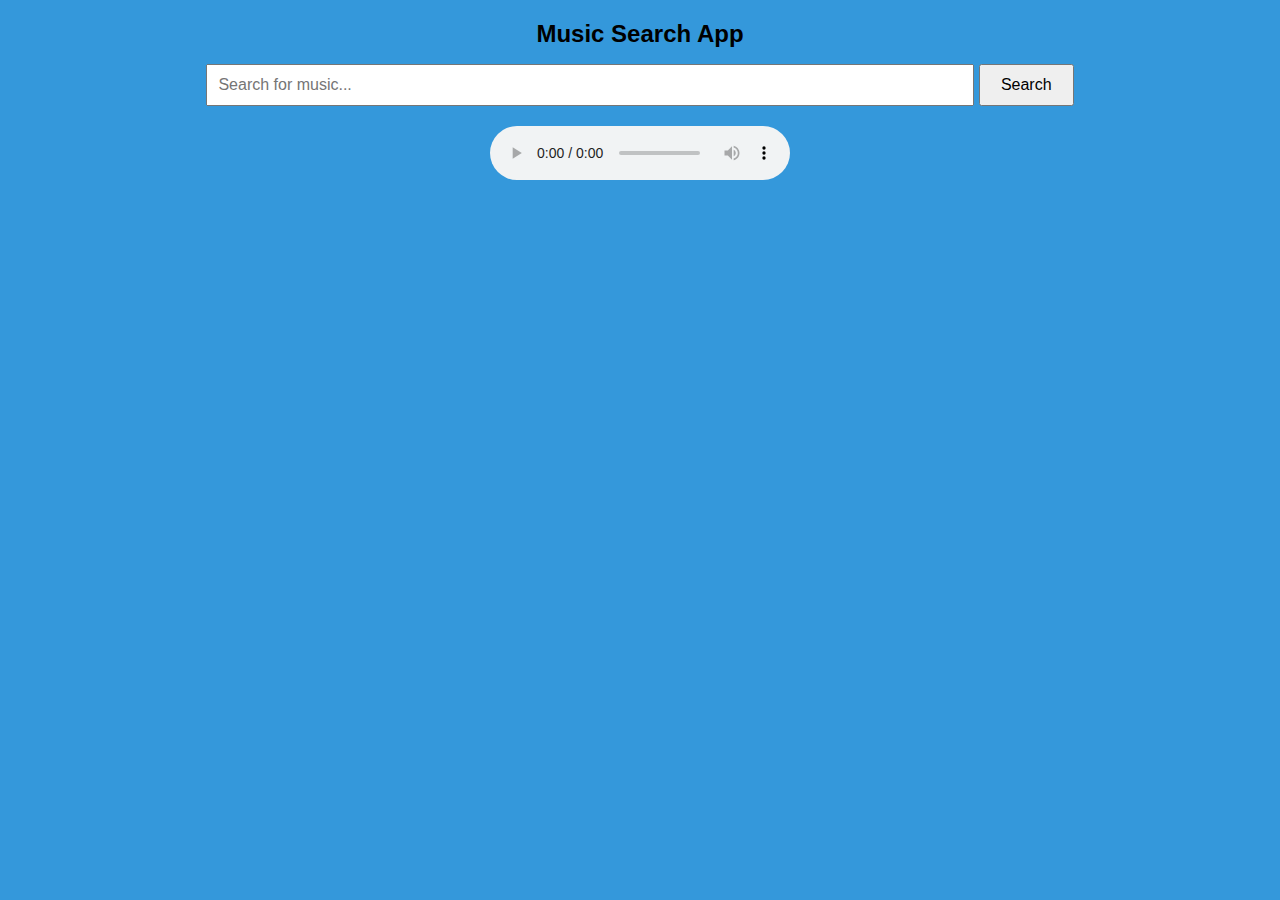
<file: Music Player/index.html>
<!DOCTYPE html>
<html lang="en">

<head>
    <meta charset="UTF-8">
    <meta name="viewport" content="width=device-width, initial-scale=1.0">
    <title>Music Search App</title>
    <link rel="stylesheet" href="style.css">

</head>

<body>
    <h1>Music Search App</h1>
    <input type="text" id="searchInput" placeholder="Search for music...">
    <button id="searchButton">Search</button>
    <div class="search-results">
        <ul id="results"></ul>
    </div>
    <audio id="audio" controls></audio>
    <script src="script.js"></script>
</body>

</html>
</file>
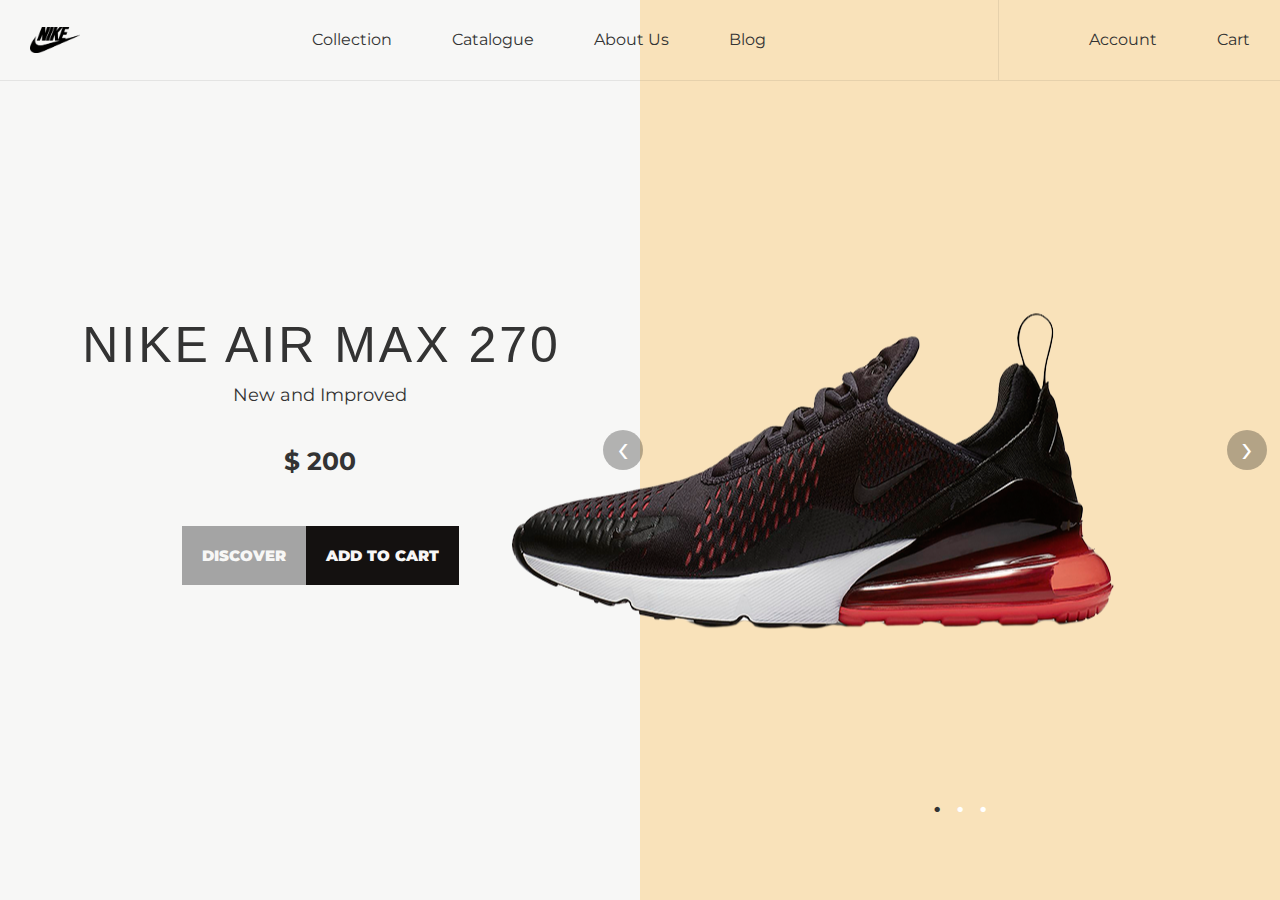
<file: Product Landing Page/index.html>
<!DOCTYPE html>
<html lang="en">

<head>
    <meta charset="UTF-8">
    <link rel="icon" href="img/blackred.png" type="image/x-icon">
    <meta name="viewport" content="width=device-width, initial-scale=1.0">
    <meta http-equiv="X-UA-Compatible" content="ie=edge">
    <link href="https://fonts.googleapis.com/css?family=Montserrat:500" rel="stylesheet">
    <link rel="stylesheet" href="css/styles.css">
    <link rel="stylesheet" href="https://use.fontawesome.com/releases/v5.8.1/css/all.css"
        integrity="sha384-50oBUHEmvpQ+1lW4y57PTFmhCaXp0ML5d60M1M7uH2+nqUivzIebhndOJK28anvf" crossorigin="anonymous">
    <title>Air Max | Home</title>
</head>

<body>
    <header>
        <div class="menu-toggle">
            <i class="fas fa-bars"></i>
        </div>
        <div class="overlay"></div>
        <nav>
            <i class="fas fa-times"></i>
            <div class="logo">
                <img src="img/nike.png" alt="nikey">
            </div>

            <div class="nav-middle">
                <ul>
                    <li><a href="">Collection</a></li>
                    <li><a href="">Catalogue</a></li>
                    <li><a href="">About Us</a></li>
                    <li><a href="">Blog</a></li>
                </ul>
            </div>
            <div class="nav-right">
                <ul>
                    <li>
                        <a href="">
                            <i class="fas fa-search"></i>
                        </a>
                    </li>
                    <li>
                        <a href="">
                            <i class="fas fa-user"></i> Account
                        </a>
                    </li>
                    <li>
                        <a href="">
                            <i class="fas fa-shopping-cart"></i> Cart
                        </a>
                    </li>

                </ul>
            </div>
        </nav>
        <div class="main">
            <div class="tone-1">
                <div class="product-info">
                    <h1>NIKE AIR MAX 270</h1>
                    <p>New and Improved</p>
                    <h2>$ 200</h2>
                    <div class="info-btns">
                        <a href="" class="btn discover-btn">DISCOVER</a>
                        <a href="" class="btn cart-btn">ADD TO CART</a>
                    </div>
                </div>
            </div>
            <div class="tone-2">
                <div class="carousel">
                    <div class="carousel-inner">
                        <input class="carousel-open" type="radio" id="carousel-1" name="carousel" aria-hidden="true"
                            hidden="" checked="checked">
                        <div class="carousel-item">
                            <img src="img/blackred.png">
                        </div>
                        <input class="carousel-open" type="radio" id="carousel-2" name="carousel" aria-hidden="true"
                            hidden="">
                        <div class="carousel-item">
                            <img src="img/airpink.png">
                        </div>
                        <input class="carousel-open" type="radio" id="carousel-3" name="carousel" aria-hidden="true"
                            hidden="">
                        <div class="carousel-item">
                            <img src="img/airboth.png">
                        </div>
                        <label for="carousel-3" class="carousel-control prev control-1">‹</label>
                        <label for="carousel-2" class="carousel-control next control-1">›</label>
                        <label for="carousel-1" class="carousel-control prev control-2">‹</label>
                        <label for="carousel-3" class="carousel-control next control-2">›</label>
                        <label for="carousel-2" class="carousel-control prev control-3">‹</label>
                        <label for="carousel-1" class="carousel-control next control-3">›</label>
                        <ol class="carousel-indicators">
                            <li>
                                <label for="carousel-1" class="carousel-bullet">•</label>
                            </li>
                            <li>
                                <label for="carousel-2" class="carousel-bullet">•</label>
                            </li>
                            <li>
                                <label for="carousel-3" class="carousel-bullet">•</label>
                            </li>
                        </ol>
                    </div>
                </div>
            </div>
        </div>

    </header>


    <script src="https://ajax.googleapis.com/ajax/libs/jquery/3.3.1/jquery.min.js"></script>
    <script src="js/scripts.js"></script>
</body>

</html>
</file>
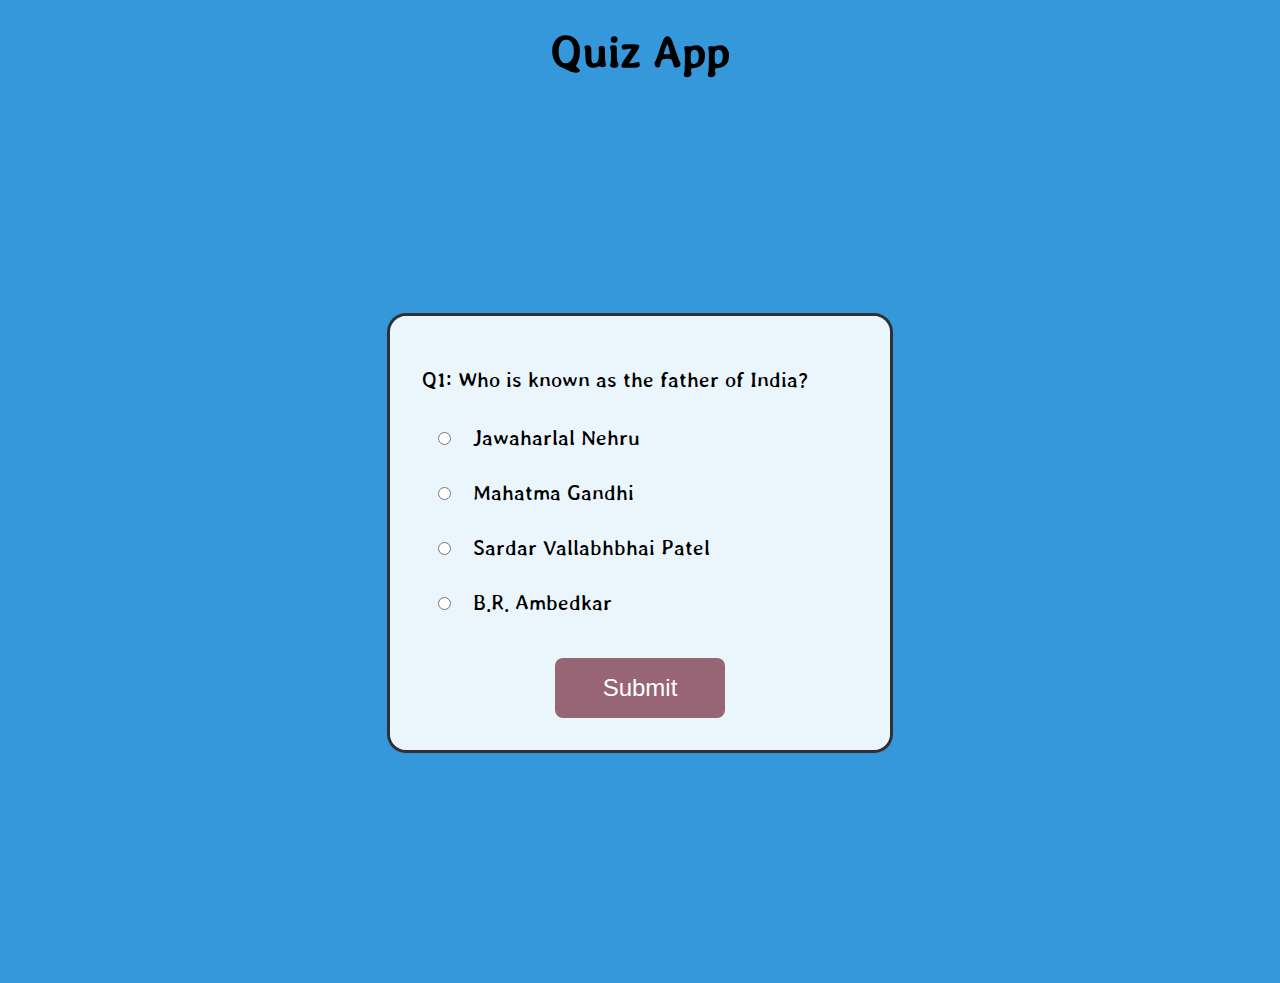
<file: Quiz App/index.html>
<!DOCTYPE html>
<html lang="en">

<head>
    <meta charset="UTF-8">
    <meta name="viewport" content="width=device-width, initial-scale=1.0">
    <title>Quiz App</title>
    <link rel="stylesheet" href="style.css">

</head>

<body>
    <h1>Quiz App</h1>
    <div class="main-div">
        <div class="inner-div">
            <h2 class="question">Questions here</h2>
            <form id="quiz-form">
                <ul>
                    <li>
                        <input type="radio" name="answer" id="ans1" class="answer">
                        <label for="ans1" id="option1">Answer 1</label>
                    </li>
                    <li>
                        <input type="radio" name="answer" id="ans2" class="answer">
                        <label for="ans2" id="option2">Answer 2</label>
                    </li>
                    <li>
                        <input type="radio" name="answer" id="ans3" class="answer">
                        <label for="ans3" id="option3">Answer 3</label>
                    </li>
                    <li>
                        <input type="radio" name="answer" id="ans4" class="answer">
                        <label for="ans4" id="option4">Answer 4</label>
                    </li>
                </ul>
                <button type="button" id="submit">Submit</button>
            </form>
            <div id="showScore" class="scoreArea"></div>
        </div>
    </div>

    <script src="script.js"></script>
</body>

</html>
</file>
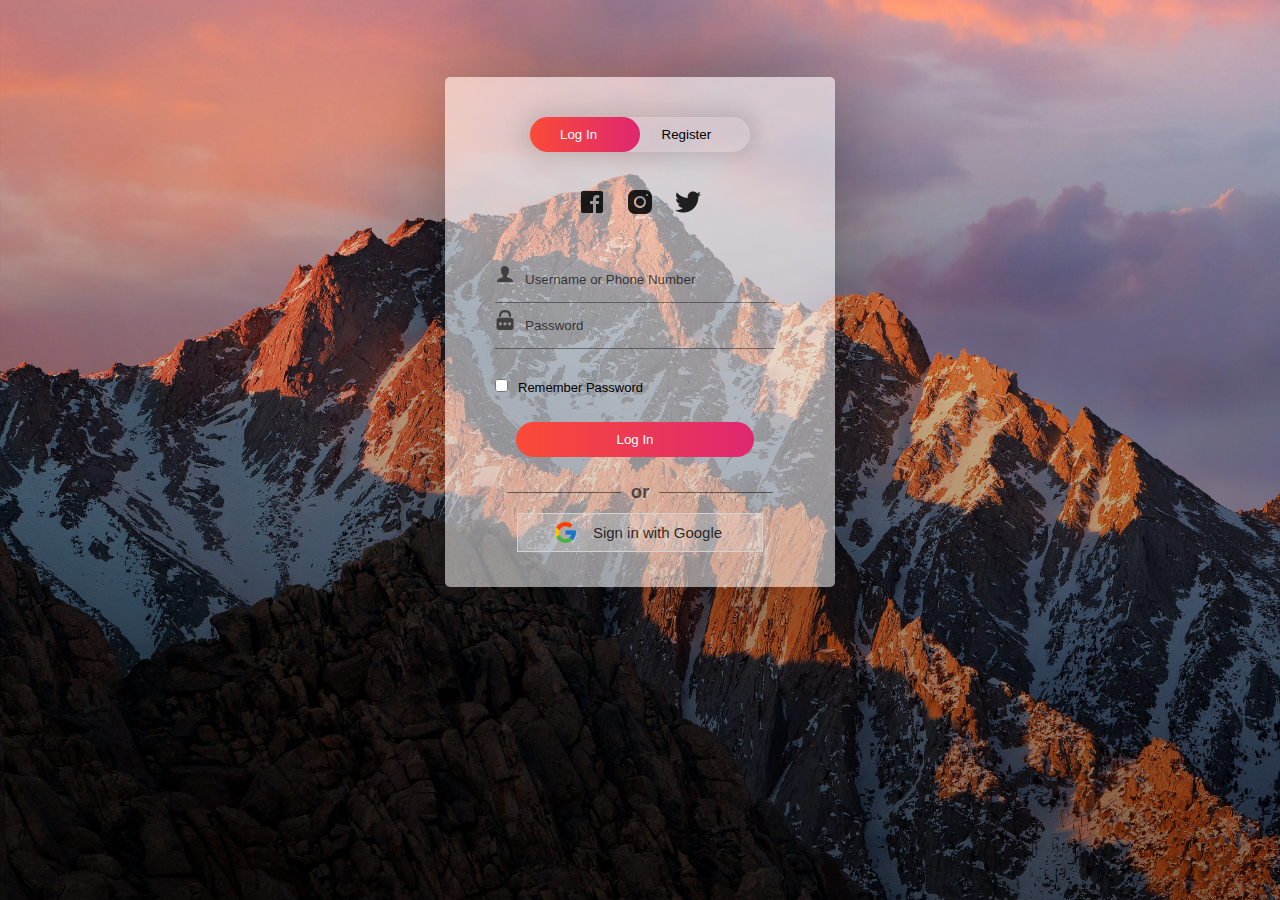
<file: E-Learning Website/login.html>
<!DOCTYPE html>
<html>

<head>
	<link rel="shortcut icon" type="png" href="">
	<title>Login SignUp</title>
	<link rel="stylesheet" type="text/css" href="loginStyle.css">
	<script src="https://ajax.googleapis.com/ajax/libs/jquery/3.4.1/jquery.min.js"></script>

	<!-- It will redirect to the Home Page after submitting the form -->
	<script>
		$(document).ready(function () {
			$("form").submit(function () {
				alert("Great Job !");
			});
		});
	</script>
</head>

<body>
	<div class="form-box">
		<div class="button-box">
			<div id="btn"></div>
			<button type="button" class="toggle-btn" id="log" onclick="login()" style="color: #fff;">Log In</button>
			<button type="button" class="toggle-btn" id="reg" onclick="register()">Register</button>
		</div>
		<div class="social-icons">
			<img src="images/icon/fb2.png">
			<img src="images/icon/insta2.png">
			<img src="images/icon/tt2.png">
		</div>

		<!-- Login Form -->
		<form id="login" class="input-group" action="index.html">
			<div class="inp">
				<img src="images/icon/user.png"><input type="text" id="email" class="input-field"
					placeholder="Username or Phone Number" style="width: 88%; border:none;" required="required">
			</div>
			<div class="inp">
				<img src="images/icon/password.png"><input type="password" id="password" class="input-field"
					placeholder="Password" style="width: 88%; border: none;" required="required">
			</div>
			<input type="checkbox" class="check-box">Remember Password
			<button type="submit" class="submit-btn">Log In</button>
		</form>


		<div class="other" id="other">
			<div class="instead">
				<h3>or</h3>
			</div>
			<button class="connect" onclick="google()">
				<img src="images/icon/google.png"><span>Sign in with Google</span>
			</button>
		</div>

		<!-- Registration Form -->
		<form id="register" class="input-group">
			<input type="text" class="input-field" placeholder="Full Name" required="required">
			<input type="email" class="input-field" placeholder="Email Address" required="required">
			<input type="password" class="input-field" placeholder="Create Password" name="psame" required="required">
			<input type="password" class="input-field" placeholder="Confirm Password" name="psame" required="required">
			<input type="checkbox" class="check-box" id="chkAgree" onclick="goFurther()">I agree to the Terms &
			Conditions
			<button type="submit" id="btnSubmit" class="submit-btn reg-btn">Register</button>
		</form>
	</div>
	<script type="text/javascript" src="script.js"></script>
</body>

</html>
</file>
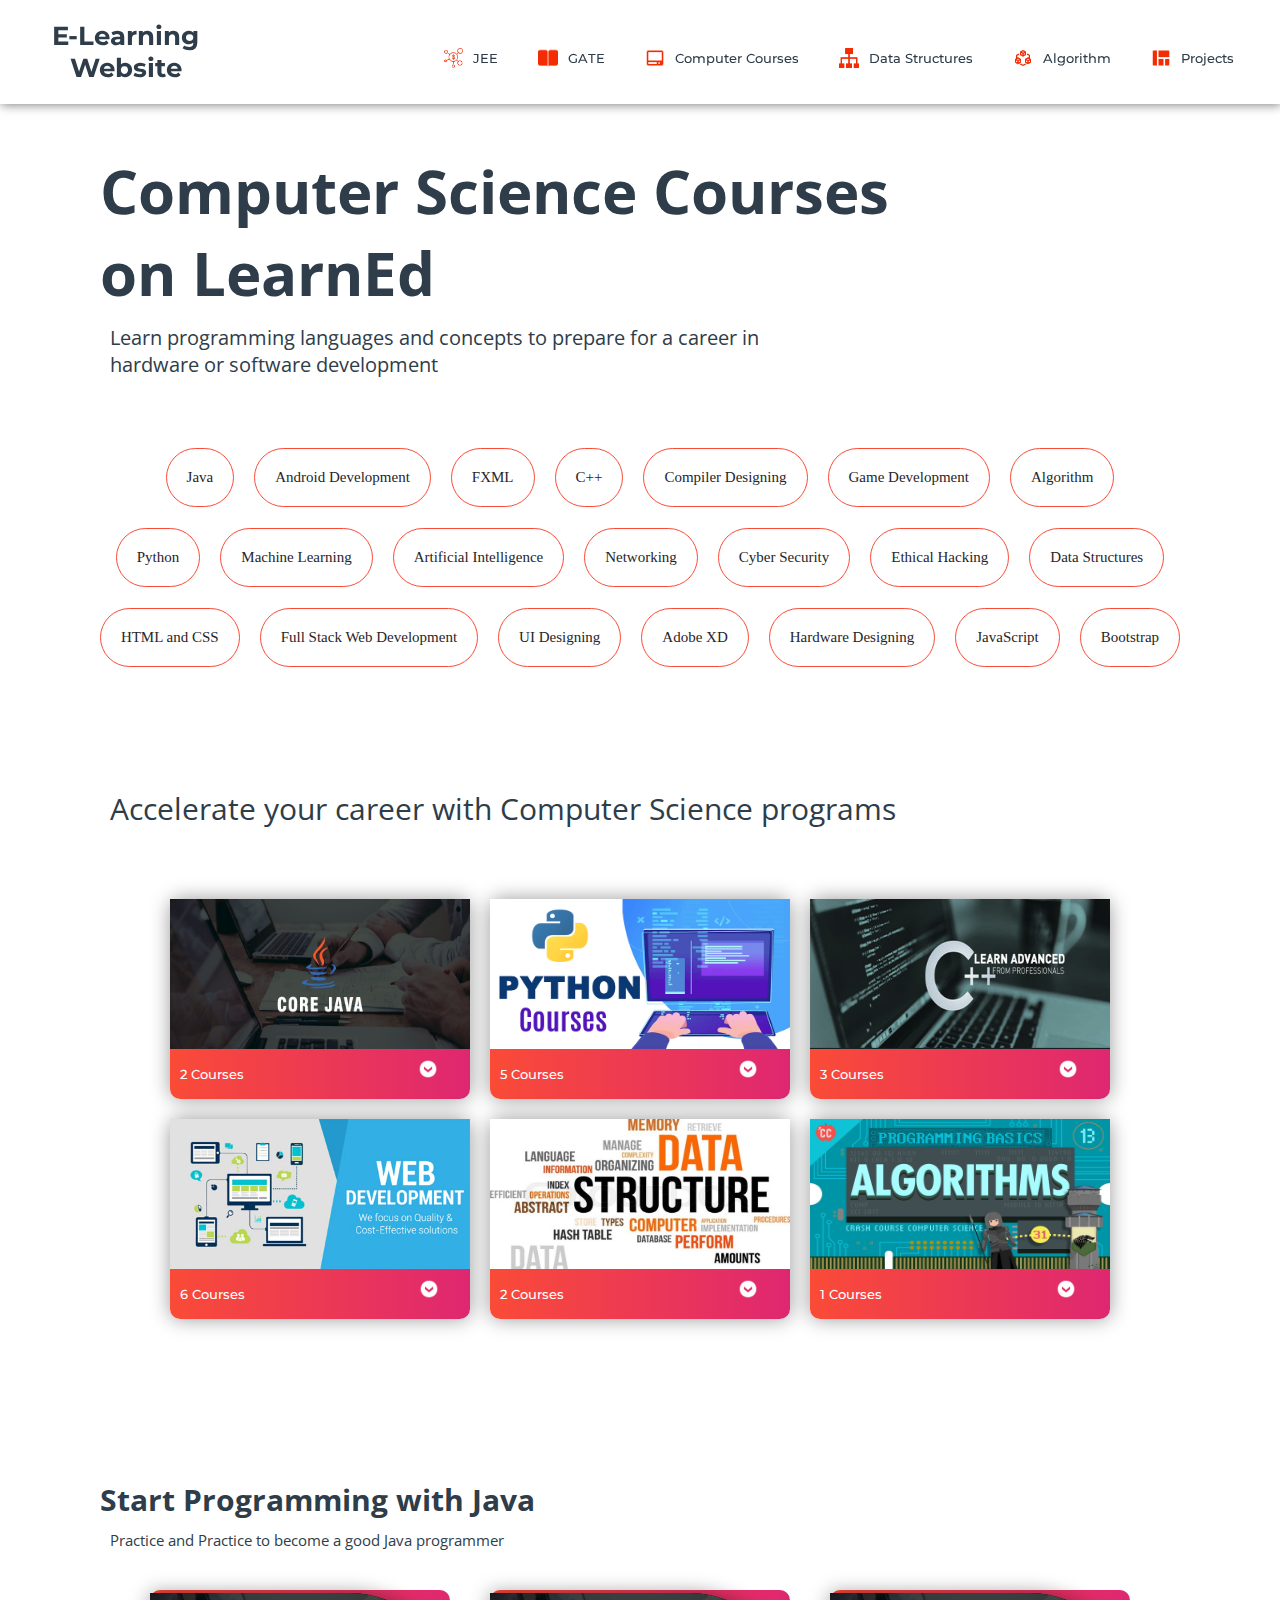
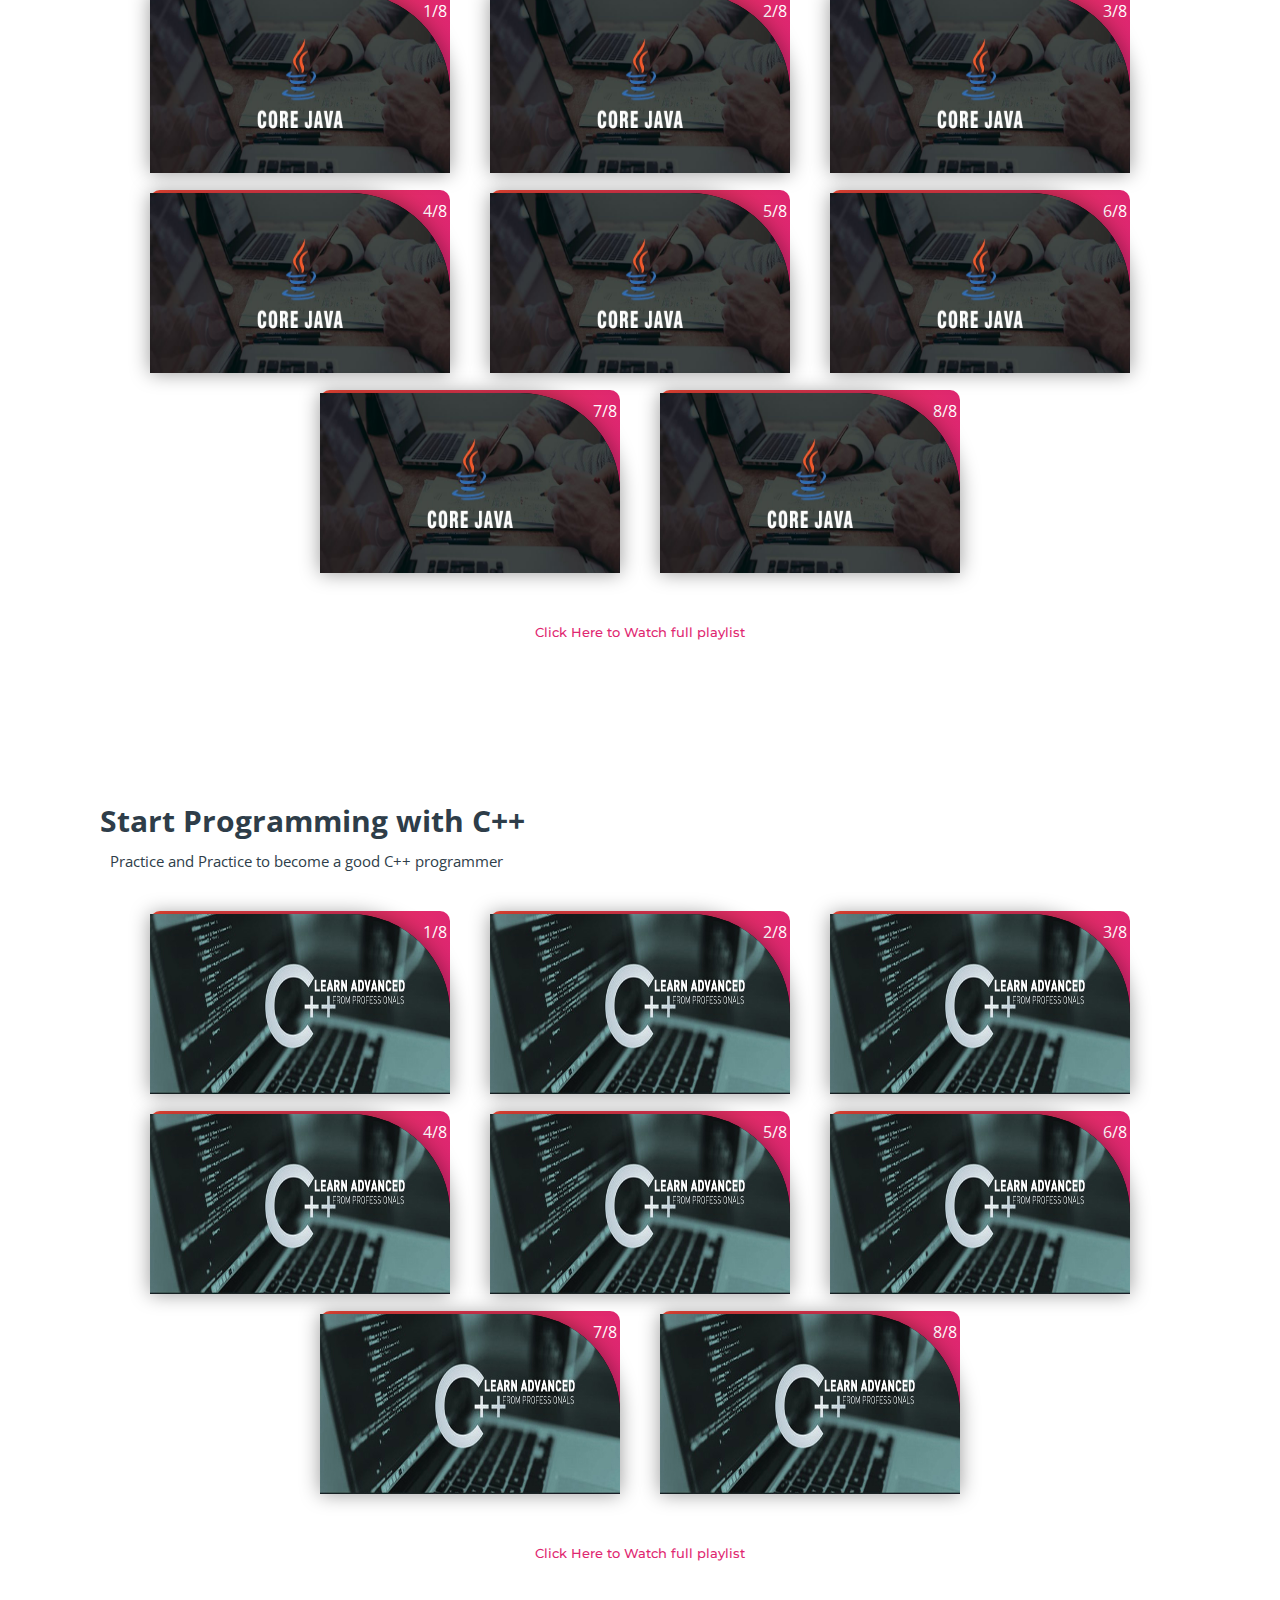
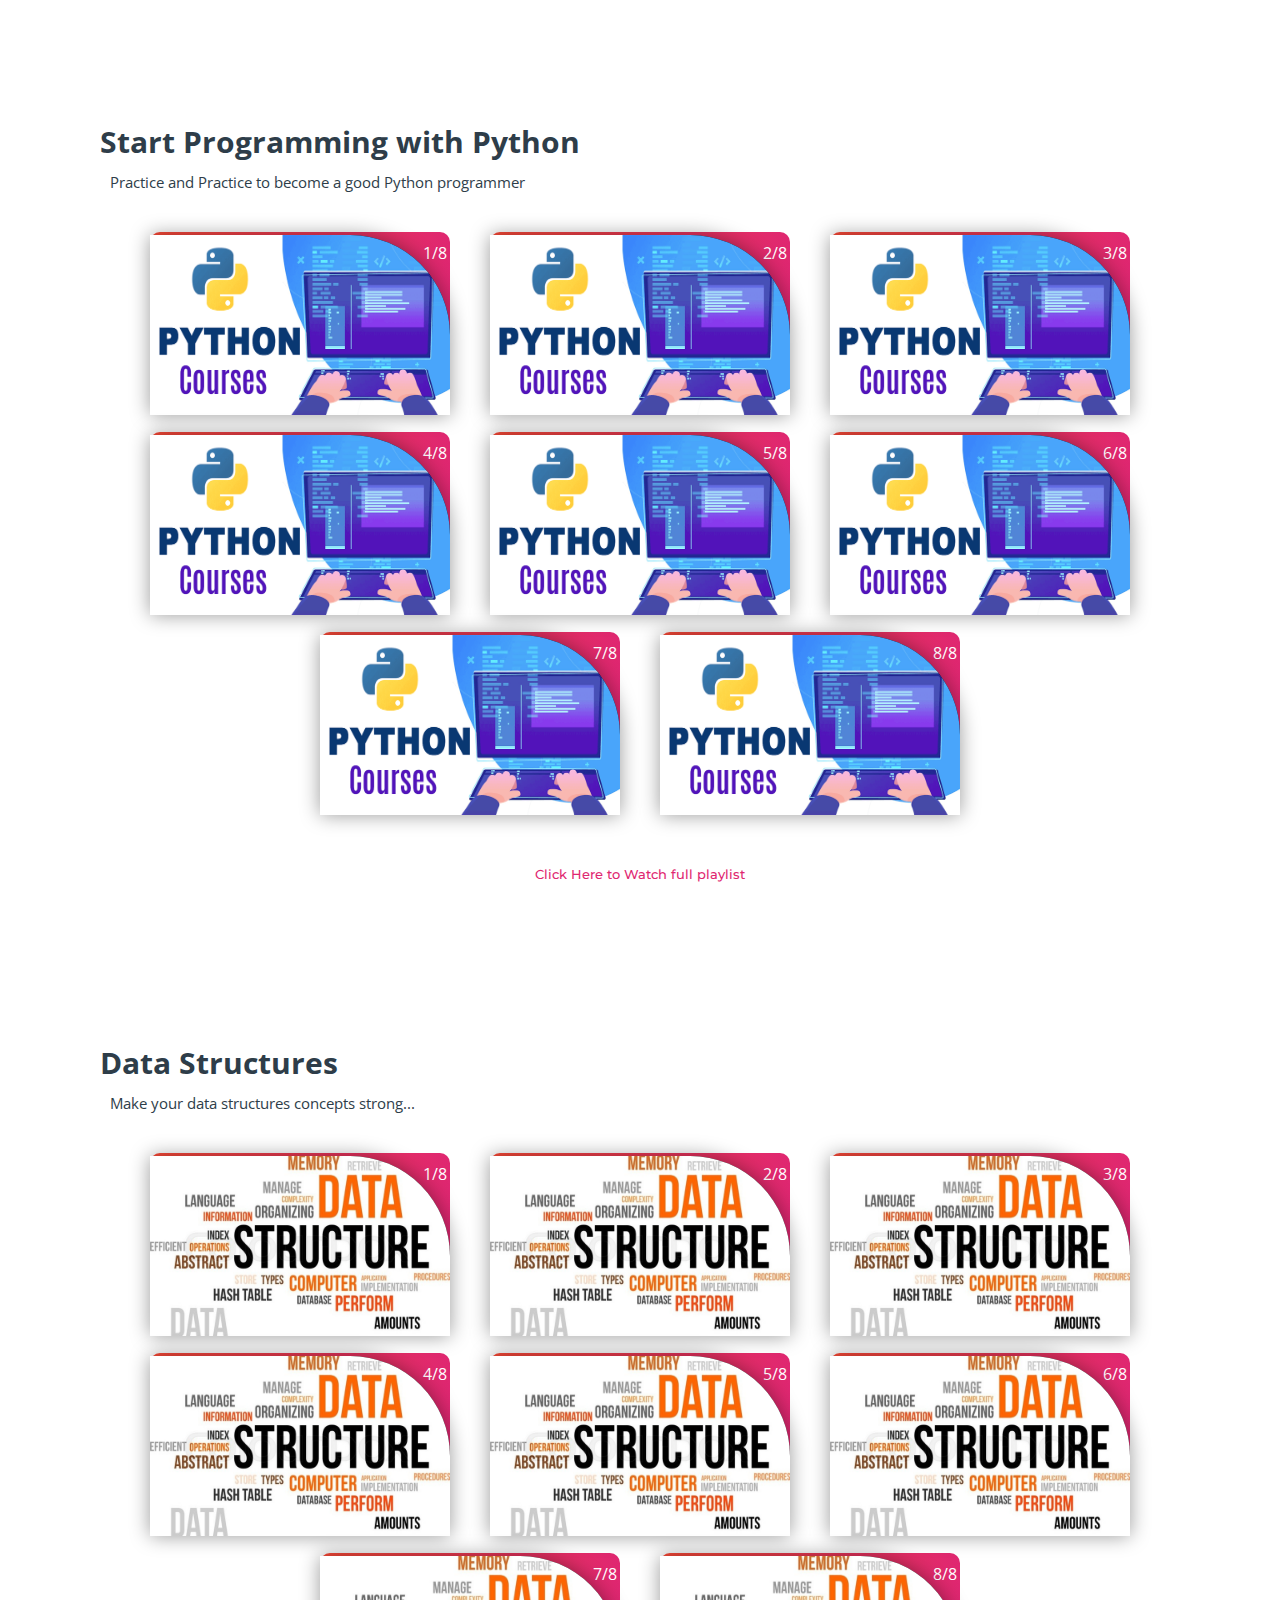
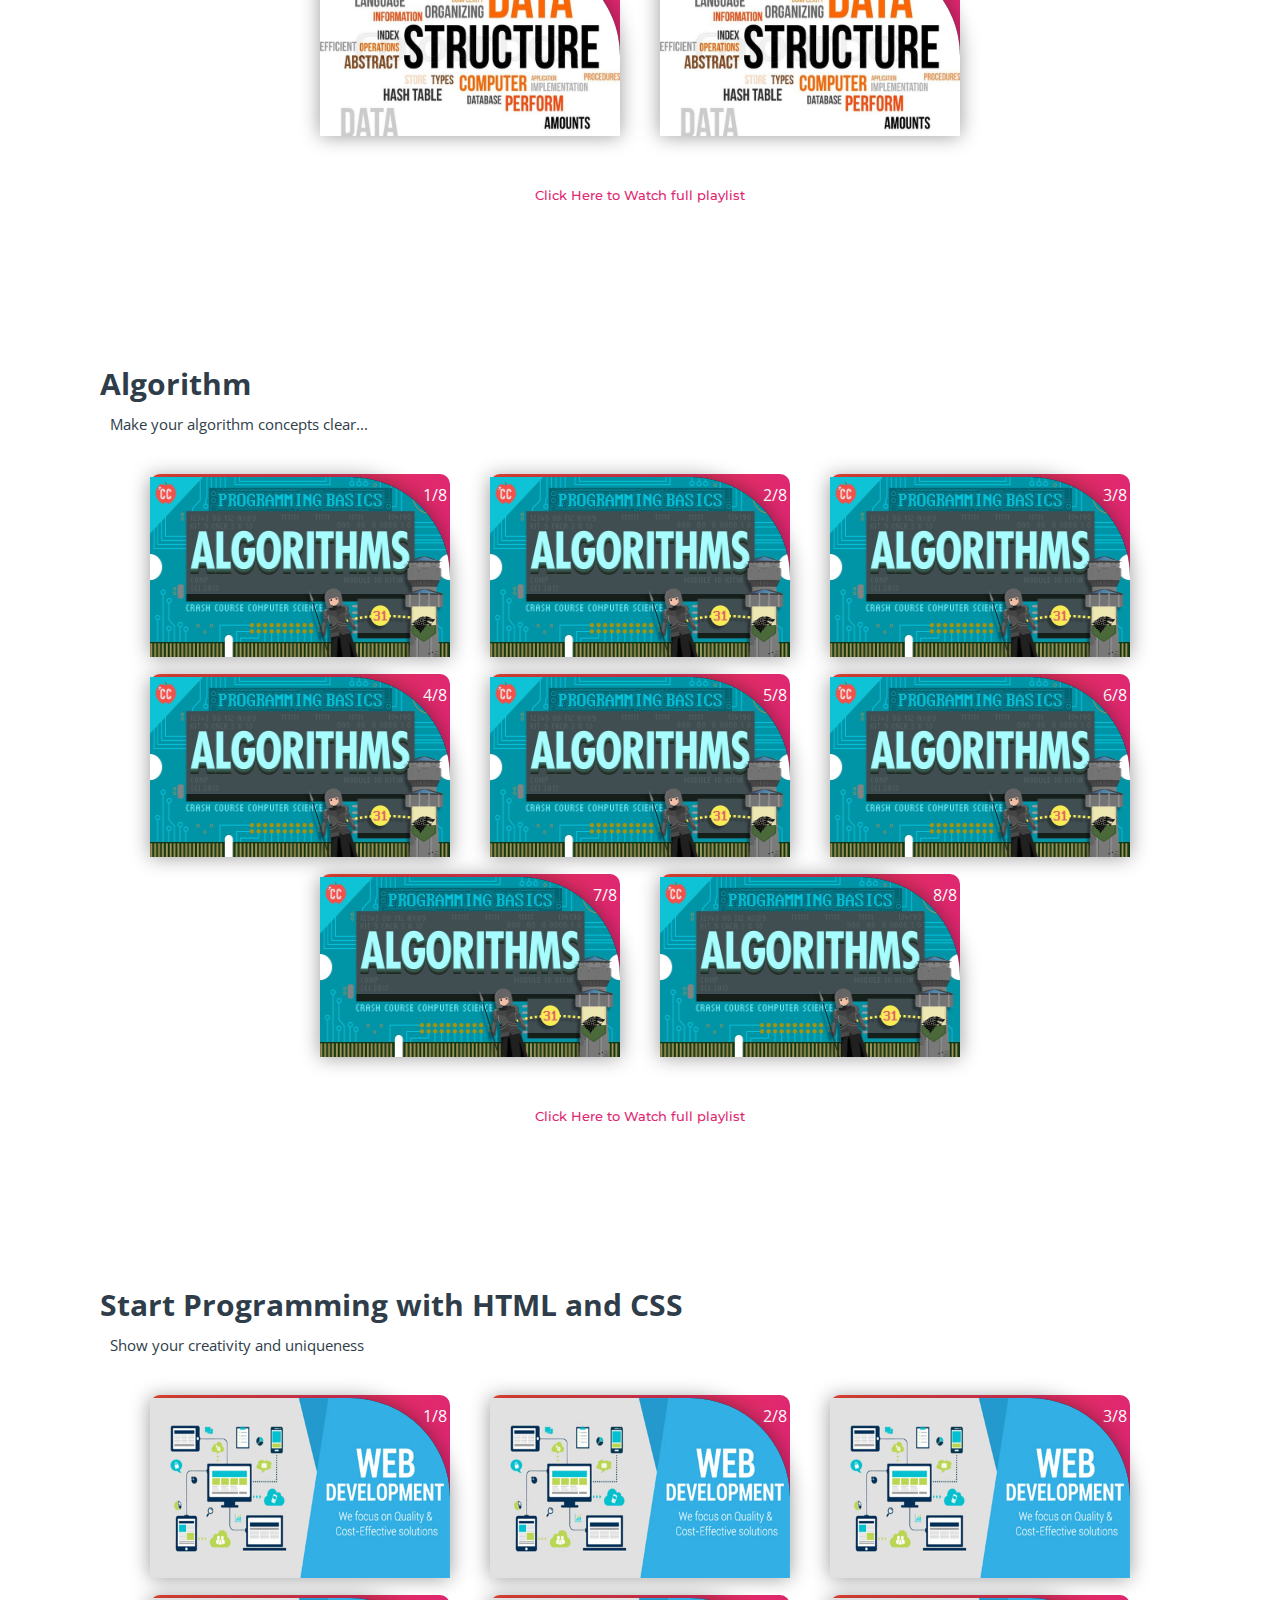
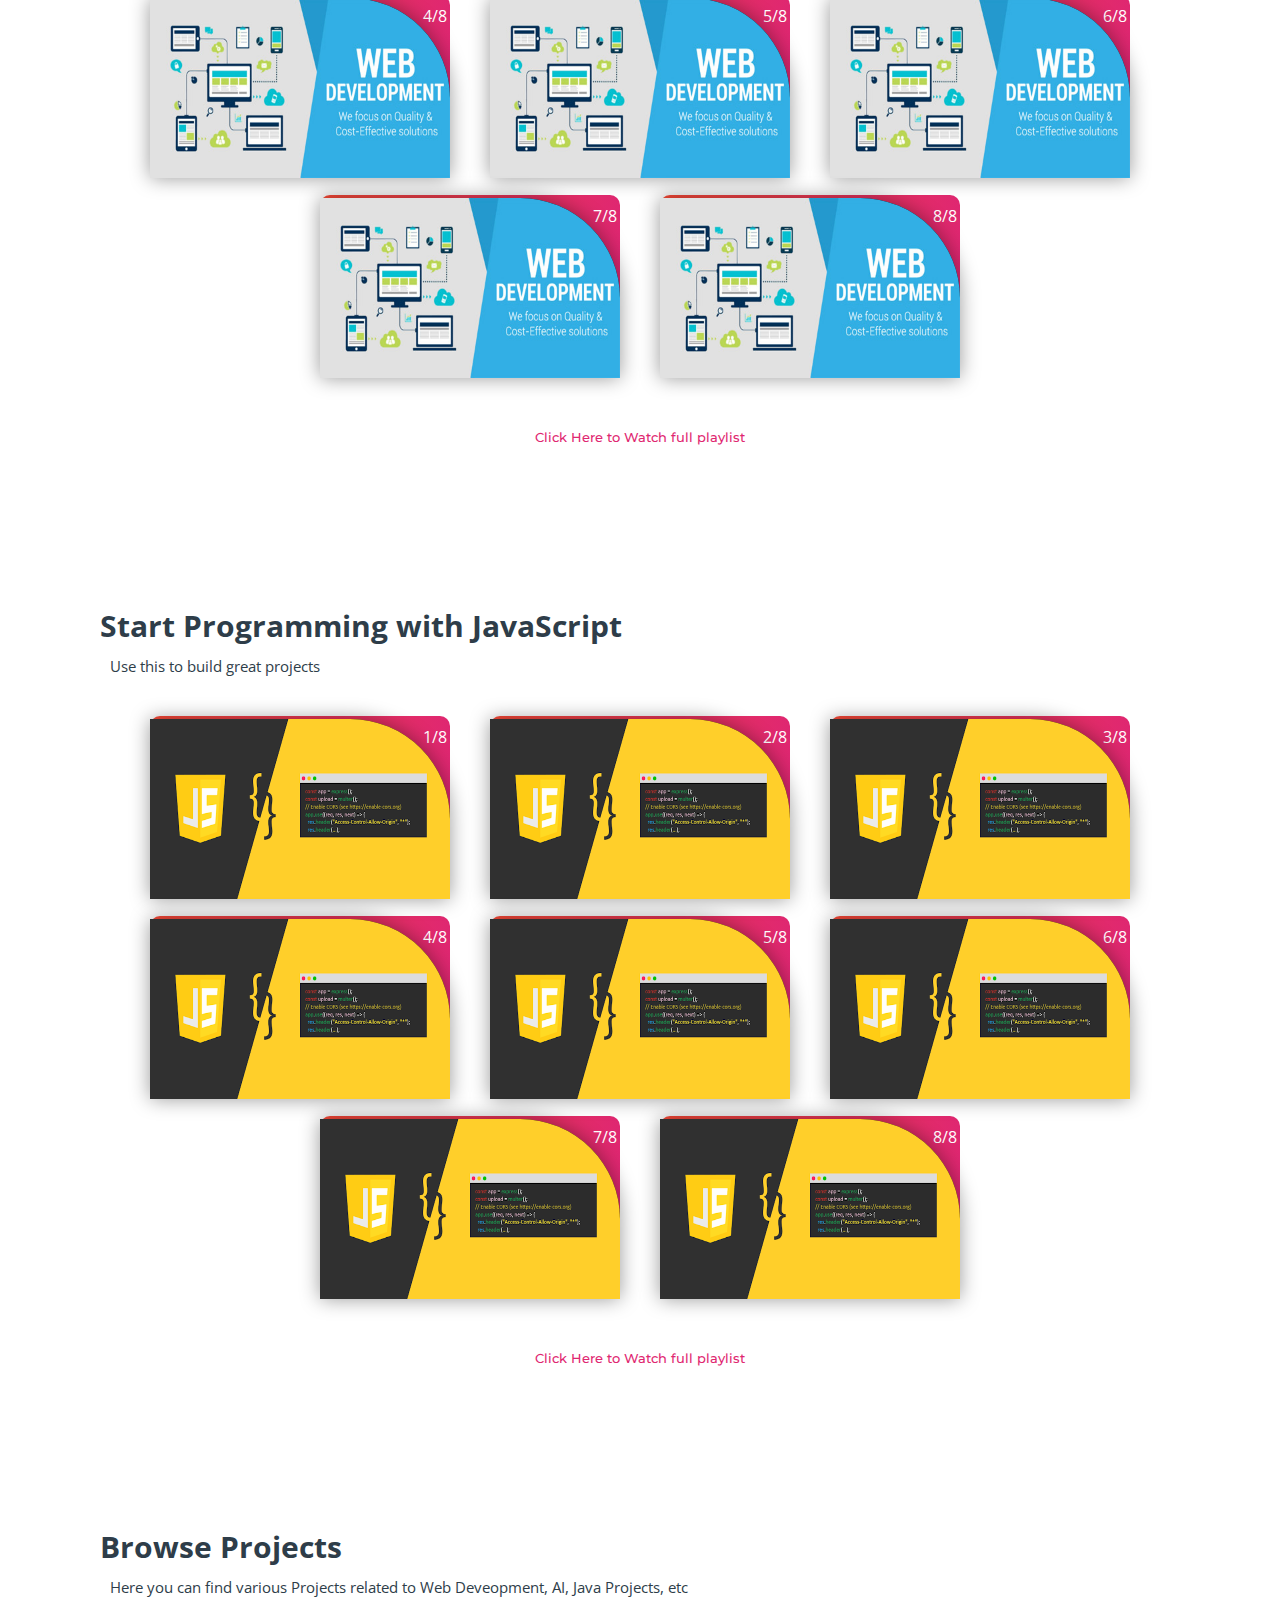
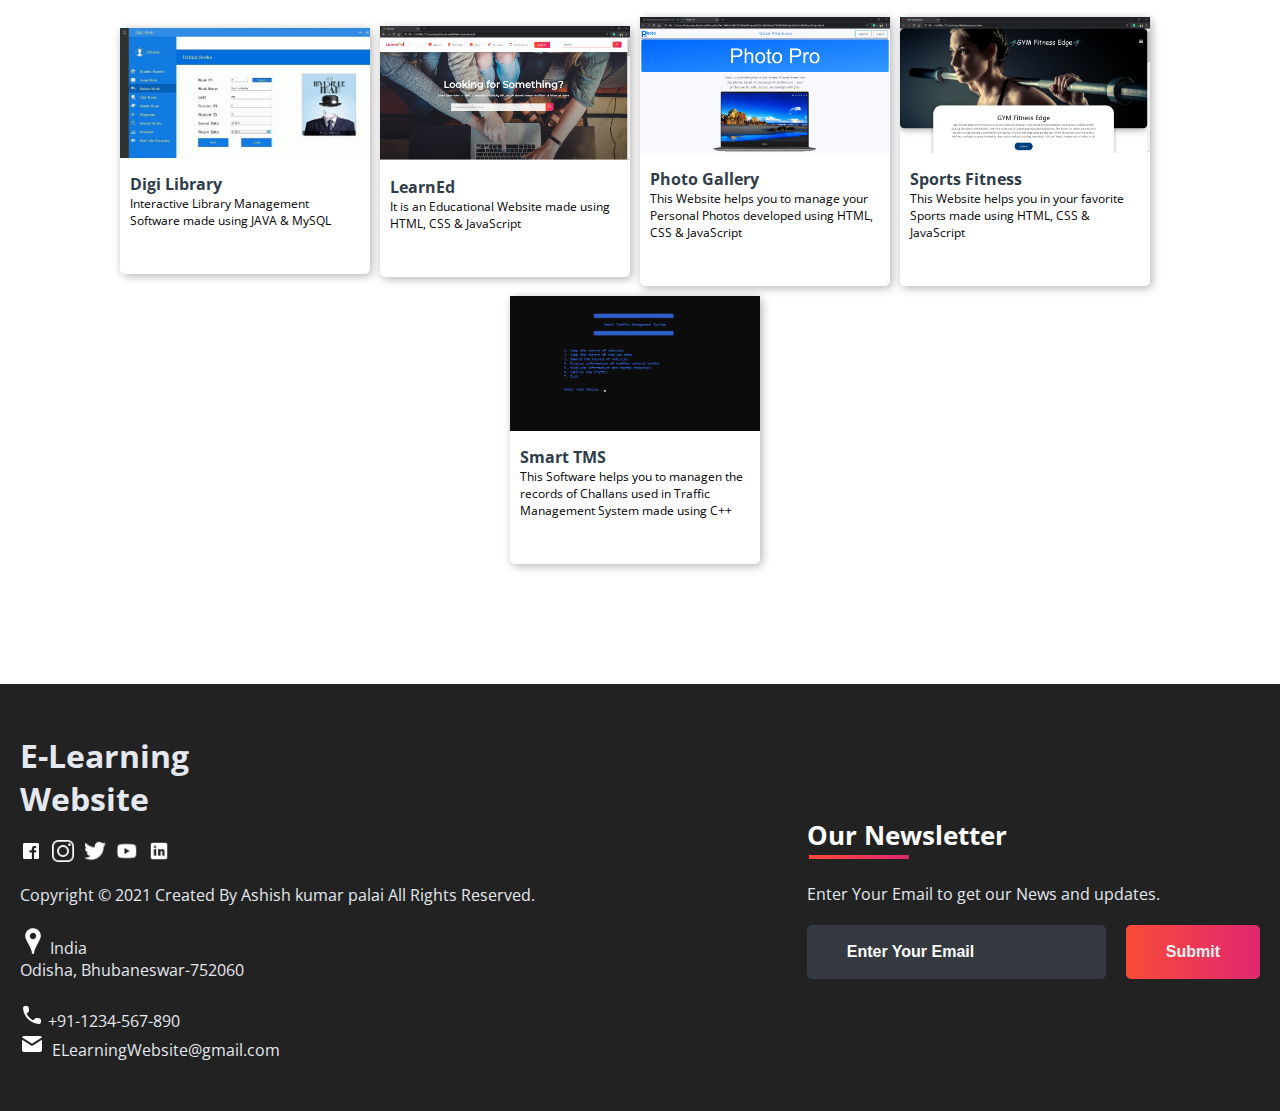
<file: E-Learning Website/subjects/computer_courses.html>
<!DOCTYPE html>
<html>

<head>
	<link rel="shortcut icon" type="png" href="">
	<title>Computer Science Courses on LearnEd</title>
	<link rel="stylesheet" type="text/css" href="subjects.css">
	<script type="text/javascript" src="../script.js"></script>
</head>

<body>

	<!-- NAVIGATION -->
	<header>
		<div class="nav" id="nav">
			<div id="learned-logo">
				<a href="../index.html">
					<h1 style="width: 200px;">E-Learning Website</h1>
				</a>
			</div>
			<div class="switch-tab" id="switch-tab" onclick="switchTAB()"><img src="../images/icon/menu.png"></div>
			<ul id="list-switch">
				<li><a href="jee.html"><img src="../images/courses/d1.png" class="icon">JEE</a></li>
				<li><a href="gate.html"><img src="../images/courses/paper.png" class="icon">GATE</a></li>
				<li><a href="#"><img src="../images/courses/computer.png" class="icon">Computer Courses</a></li>
				<li><a href="#data"><img src="../images/courses/data.png" class="icon">Data Structures</a></li>
				<li><a href="#algo"><img src="../images/courses/algo.png" class="icon">Algorithm</a></li>
				<li><a href="#projects"><img src="../images/courses/projects.png" class="icon">Projects</a></li>
			</ul>
			<div class="search" id="search-switch">
				<input type="search" placeholder="Search" class="srch"><button id="srchbtn"><img
						src="../images/icon/search.png"></button>
			</div>
		</div>
	</header>


	<!-- MAIN Heading of Page -->
	<div class="title">
		<span>Computer Science Courses<br>on LearnEd</span>
		<div class="shortdesc">
			<p>Learn programming languages and concepts to prepare for a career in<br>hardware or software development
			</p>
		</div>
	</div>


	<!-- Some KeyWords related to Topic -->
	<div class="course">
		<div class="cbox">
			<div class="det"><a href="#java">Java</a></div>
			<div class="det"><a href="https://developer.android.com/">Android Development</a></div>
			<div class="det"><a href="https://docs.oracle.com/javafx/2/get_started/fxml_tutorial.htm">FXML</a></div>
			<div class="det"><a href="#c++">C++</a></div>
			<div class="det"><a href="https://www.geeksforgeeks.org/introduction-of-compiler-design/">Compiler
					Designing</a></div>
			<div class="det"><a href="https://www.coursera.org/specializations/game-design-and-development">Game
					Development</a></div>
			<div class="det"><a href="#algo">Algorithm</a></div>
		</div>
		<div class="cbox">
			<div class="det"><a href="#python">Python</a></div>
			<div class="det"><a href="https://www.coursera.org/learn/machine-learning">Machine Learning</a></div>
			<div class="det"><a href="https://en.wikipedia.org/wiki/Artificial_intelligence">Artificial Intelligence</a>
			</div>
			<div class="det"><a href="https://en.wikipedia.org/wiki/Network">Networking</a></div>
			<div class="det"><a
					href="https://www.kaspersky.co.in/resource-center/definitions/what-is-cyber-security">Cyber
					Security</a></div>
			<div class="det"><a href="https://www.eccouncil.org/ethical-hacking/">Ethical Hacking</a></div>
			<div class="det"><a href="#data">Data Structures</a></div>
		</div>
		<div class="cbox">
			<div class="det"><a href="#html_css">HTML and CSS</a></div>
			<div class="det"><a href="https://www.udacity.com/course/full-stack-web-developer-nanodegree--nd0044">Full
					Stack Web Development</a></div>
			<div class="det"><a
					href="https://uxplanet.org/what-is-ui-vs-ux-design-and-the-difference-d9113f6612de?gi=6d9d13f4cc95">UI
					Designing</a></div>
			<div class="det"><a href="https://www.adobe.com/in/products/xd.html">Adobe XD</a></div>
			<div class="det"><a href="https://www.sciencedirect.com/topics/computer-science/hardware-design">Hardware
					Designing</a></div>
			<div class="det"><a href="#javascript">JavaScript</a></div>
			<div class="det"><a href="#html_css">Bootstrap</a></div>
		</div>
	</div>


	<!-- Courses Available -->
	<div class="inbt">
		Accelerate your career with Computer Science programs
	</div>

	<div class="ccard">
		<center>
			<div class="ccardbox">
				<div class="dcard">
					<div class="fpart"><img src="../images/courses/java-course.jpg"></div>
					<a href="#java">
						<div class="spart">2 Courses <img src="../images/icon/dropdown.png"></div>
					</a>
				</div>
				<div class="dcard">
					<div class="fpart"><img src="../images/courses/python-course.png"></div>
					<a href="#python">
						<div class="spart">5 Courses <img src="../images/icon/dropdown.png"></div>
					</a>
				</div>
				<div class="dcard">
					<div class="fpart"><img src="../images/courses/c-course.jpg"></div>
					<a href="#c++">
						<div class="spart">3 Courses <img src="../images/icon/dropdown.png"></div>
					</a>
				</div>
			</div>
			<div class="ccardbox">
				<div class="dcard">
					<div class="fpart"><img src="../images/courses/web-course.jpg"></div>
					<a href="#html_css">
						<div class="spart">6 Courses <img src="../images/icon/dropdown.png"></div>
					</a>
				</div>
				<div class="dcard">
					<div class="fpart"><img src="../images/courses/data-course.jpg"></div>
					<a href="#data">
						<div class="spart">2 Courses <img src="../images/icon/dropdown.png"></div>
					</a>
				</div>
				<div class="dcard">
					<div class="fpart"><img src="../images/courses/algo-course.jpg"></div>
					<a href="#algo">
						<div class="spart">1 Courses <img src="../images/icon/dropdown.png"></div>
					</a>
				</div>
			</div>
		</center>
	</div>


	<!-- Videos on JAVA Lectures -->
	<div class="title2" id="java">
		<span>Start Programming with Java</span>
		<div class="shortdesc2">
			<p>Practice and Practice to become a good Java programmer</p>
		</div>
	</div>

	<center>
		<div class="ccardbox2">
			<div class="dcard2"><span class="tag">1/8</span>
				<div class="fpart2">
					<img src="../images/courses/java-course.jpg">
					<iframe src="https://www.youtube.com/embed/IsLyduxZ9sc" frameborder="0"
						allow="accelerometer; autoplay; encrypted-media; gyroscope; picture-in-picture"
						allowfullscreen></iframe>
				</div>
			</div>
			<div class="dcard2"><span class="tag">2/8</span>
				<div class="fpart2">
					<img src="../images/courses/java-course.jpg">
					<iframe src="https://www.youtube.com/embed/U_vuESBFEpE" frameborder="0"
						allow="accelerometer; autoplay; encrypted-media; gyroscope; picture-in-picture"
						allowfullscreen></iframe>
				</div>
			</div>
			<div class="dcard2"><span class="tag">3/8</span>
				<div class="fpart2">
					<img src="../images/courses/java-course.jpg">
					<iframe src="https://www.youtube.com/embed/7i8vbPA37y0" frameborder="0"
						allow="accelerometer; autoplay; encrypted-media; gyroscope; picture-in-picture"
						allowfullscreen></iframe>
				</div>
			</div>
			<div class="dcard2"><span class="tag">4/8</span>
				<div class="fpart2">
					<img src="../images/courses/java-course.jpg">
					<iframe src="https://www.youtube.com/embed/FB47F-QIk3k" frameborder="0"
						allow="accelerometer; autoplay; encrypted-media; gyroscope; picture-in-picture"
						allowfullscreen></iframe>
				</div>
			</div>
			<div class="dcard2"><span class="tag">5/8</span>
				<div class="fpart2">
					<img src="../images/courses/java-course.jpg">
					<iframe src="https://www.youtube.com/embed/8qyVcHJ1Et4" frameborder="0"
						allow="accelerometer; autoplay; encrypted-media; gyroscope; picture-in-picture"
						allowfullscreen></iframe>
				</div>
			</div>
			<div class="dcard2"><span class="tag">6/8</span>
				<div class="fpart2">
					<img src="../images/courses/java-course.jpg">
					<iframe src="https://www.youtube.com/embed/N53Vf8HGd-0" frameborder="0"
						allow="accelerometer; autoplay; encrypted-media; gyroscope; picture-in-picture"
						allowfullscreen></iframe>
				</div>
			</div>
			<div class="dcard2"><span class="tag">7/8</span>
				<div class="fpart2">
					<img src="../images/courses/java-course.jpg">
					<iframe src="https://www.youtube.com/embed/slz2Vc904Qg" frameborder="0"
						allow="accelerometer; autoplay; encrypted-media; gyroscope; picture-in-picture"
						allowfullscreen></iframe>
				</div>
			</div>
			<div class="dcard2"><span class="tag">8/8</span>
				<div class="fpart2">
					<img src="../images/courses/java-course.jpg">
					<iframe src="https://www.youtube.com/embed/Q0NVRQP1Z5g" frameborder="0"
						allow="accelerometer; autoplay; encrypted-media; gyroscope; picture-in-picture"
						allowfullscreen></iframe>
				</div>
			</div>
		</div>
	</center>
	<br><br>
	<div class="click-me">
		<a href="https://www.youtube.com/watch?v=IsLyduxZ9sc&list=PLX9Zi6XTqOKQ7TdRz0QynGIKuMV9Q2H8E"
			target="_blank">Click Here to Watch full playlist</a>
	</div>

	<!-- Videos on C++ Lectures -->

	<div class="title2" id="c++">
		<span>Start Programming with C++</span>
		<div class="shortdesc2">
			<p>Practice and Practice to become a good C++ programmer</p>
		</div>
	</div>
	<center>
		<div class="ccardbox2">
			<div class="dcard2"><span class="tag">1/8</span>
				<div class="fpart2"><img src="../images/courses/c-course.jpg">
					<iframe src="https://www.youtube.com/embed/Iuo9PpGE04Y" frameborder="0"
						allow="accelerometer; autoplay; encrypted-media; gyroscope; picture-in-picture"
						allowfullscreen></iframe>
				</div>
			</div>
			<div class="dcard2"><span class="tag">2/8</span>
				<div class="fpart2"><img src="../images/courses/c-course.jpg">
					<iframe src="https://www.youtube.com/embed/52dHKRD7cdg" frameborder="0"
						allow="accelerometer; autoplay; encrypted-media; gyroscope; picture-in-picture"
						allowfullscreen></iframe>
				</div>
			</div>
			<div class="dcard2"><span class="tag">3/8</span>
				<div class="fpart2"><img src="../images/courses/c-course.jpg">
					<iframe src="https://www.youtube.com/embed/Iuo9PpGE04Y" frameborder="0"
						allow="accelerometer; autoplay; encrypted-media; gyroscope; picture-in-picture"
						allowfullscreen></iframe>
				</div>
			</div>
			<div class="dcard2"><span class="tag">4/8</span>
				<div class="fpart2"><img src="../images/courses/c-course.jpg">
					<iframe src="https://www.youtube.com/embed/Iuo9PpGE04Y" frameborder="0"
						allow="accelerometer; autoplay; encrypted-media; gyroscope; picture-in-picture"
						allowfullscreen></iframe>
				</div>
			</div>

			<div class="dcard2"><span class="tag">5/8</span>
				<div class="fpart2"><img src="../images/courses/c-course.jpg">
					<iframe src="https://www.youtube.com/embed/Iuo9PpGE04Y" frameborder="0"
						allow="accelerometer; autoplay; encrypted-media; gyroscope; picture-in-picture"
						allowfullscreen></iframe>
				</div>
			</div>
			<div class="dcard2"><span class="tag">6/8</span>
				<div class="fpart2"><img src="../images/courses/c-course.jpg">
					<iframe src="https://www.youtube.com/embed/Iuo9PpGE04Y" frameborder="0"
						allow="accelerometer; autoplay; encrypted-media; gyroscope; picture-in-picture"
						allowfullscreen></iframe>
				</div>
			</div>
			<div class="dcard2"><span class="tag">7/8</span>
				<div class="fpart2"><img src="../images/courses/c-course.jpg">
					<iframe src="https://www.youtube.com/embed/Iuo9PpGE04Y" frameborder="0"
						allow="accelerometer; autoplay; encrypted-media; gyroscope; picture-in-picture"
						allowfullscreen></iframe>
				</div>
			</div>
			<div class="dcard2"><span class="tag">8/8</span>
				<div class="fpart2"><img src="../images/courses/c-course.jpg">
					<iframe src="https://www.youtube.com/embed/Iuo9PpGE04Y" frameborder="0"
						allow="accelerometer; autoplay; encrypted-media; gyroscope; picture-in-picture"
						allowfullscreen></iframe>
				</div>
			</div>
		</div>
	</center>
	<br><br>
	<div class="click-me">
		<a href="https://www.youtube.com/watch?v=Iuo9PpGE04Y&feature=youtu.be" target="_blank">Click Here to Watch full
			playlist</a>
	</div>

	<!-- Videos on PYTHON Lectures -->

	<div class="title2" id="python">
		<span>Start Programming with Python</span>
		<div class="shortdesc2">
			<p>Practice and Practice to become a good Python programmer</p>
		</div>
	</div>
	<center>
		<div class="ccardbox2">
			<div class="dcard2"><span class="tag">1/8</span>
				<div class="fpart2"><img src="../images/courses/python-course.png">
					<iframe src="https://www.youtube.com/embed/QXeEoD0pB3E" frameborder="0"
						allow="accelerometer; autoplay; encrypted-media; gyroscope; picture-in-picture"
						allowfullscreen></iframe>
				</div>
			</div>
			<div class="dcard2"><span class="tag">2/8</span>
				<div class="fpart2"><img src="../images/courses/python-course.png">
					<iframe src="https://www.youtube.com/embed/QXeEoD0pB3E" frameborder="0"
						allow="accelerometer; autoplay; encrypted-media; gyroscope; picture-in-picture"
						allowfullscreen></iframe>
				</div>
			</div>
			<div class="dcard2"><span class="tag">3/8</span>
				<div class="fpart2"><img src="../images/courses/python-course.png">
					<iframe src="https://www.youtube.com/embed/QXeEoD0pB3E" frameborder="0"
						allow="accelerometer; autoplay; encrypted-media; gyroscope; picture-in-picture"
						allowfullscreen></iframe>
				</div>
			</div>
			<div class="dcard2"><span class="tag">4/8</span>
				<div class="fpart2"><img src="../images/courses/python-course.png">
					<iframe src="https://www.youtube.com/embed/QXeEoD0pB3E" frameborder="0"
						allow="accelerometer; autoplay; encrypted-media; gyroscope; picture-in-picture"
						allowfullscreen></iframe>
				</div>
			</div>

			<div class="dcard2"><span class="tag">5/8</span>
				<div class="fpart2"><img src="../images/courses/python-course.png">
					<iframe src="https://www.youtube.com/embed/QXeEoD0pB3E" frameborder="0"
						allow="accelerometer; autoplay; encrypted-media; gyroscope; picture-in-picture"
						allowfullscreen></iframe>
				</div>
			</div>
			<div class="dcard2"><span class="tag">6/8</span>
				<div class="fpart2"><img src="../images/courses/python-course.png">
					<iframe src="https://www.youtube.com/embed/QXeEoD0pB3E" frameborder="0"
						allow="accelerometer; autoplay; encrypted-media; gyroscope; picture-in-picture"
						allowfullscreen></iframe>
				</div>
			</div>
			<div class="dcard2"><span class="tag">7/8</span>
				<div class="fpart2"><img src="../images/courses/python-course.png">
					<iframe src="https://www.youtube.com/embed/QXeEoD0pB3E" frameborder="0"
						allow="accelerometer; autoplay; encrypted-media; gyroscope; picture-in-picture"
						allowfullscreen></iframe>
				</div>
			</div>
			<div class="dcard2"><span class="tag">8/8</span>
				<div class="fpart2"><img src="../images/courses/python-course.png">
					<iframe src="https://www.youtube.com/embed/QXeEoD0pB3E" frameborder="0"
						allow="accelerometer; autoplay; encrypted-media; gyroscope; picture-in-picture"
						allowfullscreen></iframe>
				</div>
			</div>
		</div>
	</center>

	<br><br>
	<div class="click-me">
		<a href="https://youtu.be/QXeEoD0pB3E" target="_blank">Click Here to Watch full playlist</a>
	</div>
	<!-- Videos on DATA STRUCTURES Lectures -->

	<div class="title2" id="data">
		<span>Data Structures</span>
		<div class="shortdesc2">
			<p>Make your data structures concepts strong...</p>
		</div>
	</div>
	<center>
		<div class="ccardbox2">
			<div class="dcard2"><span class="tag">1/8</span>
				<div class="fpart2"><img src="../images/courses/data-course.jpg">
					<iframe src="https://www.youtube.com/embed/Db9ZYbJONHc" frameborder="0"
						allow="accelerometer; autoplay; encrypted-media; gyroscope; picture-in-picture"
						allowfullscreen></iframe>
				</div>
			</div>
			<div class="dcard2"><span class="tag">2/8</span>
				<div class="fpart2"><img src="../images/courses/data-course.jpg">
					<iframe src="https://www.youtube.com/embed/Db9ZYbJONHc" frameborder="0"
						allow="accelerometer; autoplay; encrypted-media; gyroscope; picture-in-picture"
						allowfullscreen></iframe>
				</div>
			</div>
			<div class="dcard2"><span class="tag">3/8</span>
				<div class="fpart2"><img src="../images/courses/data-course.jpg">
					<iframe src="https://www.youtube.com/embed/Db9ZYbJONHc" frameborder="0"
						allow="accelerometer; autoplay; encrypted-media; gyroscope; picture-in-picture"
						allowfullscreen></iframe>
				</div>
			</div>
			<div class="dcard2"><span class="tag">4/8</span>
				<div class="fpart2"><img src="../images/courses/data-course.jpg">
					<iframe src="https://www.youtube.com/embed/Db9ZYbJONHc" frameborder="0"
						allow="accelerometer; autoplay; encrypted-media; gyroscope; picture-in-picture"
						allowfullscreen></iframe>
				</div>
			</div>

			<div class="dcard2"><span class="tag">5/8</span>
				<div class="fpart2"><img src="../images/courses/data-course.jpg">
					<iframe src="https://www.youtube.com/embed/Db9ZYbJONHc" frameborder="0"
						allow="accelerometer; autoplay; encrypted-media; gyroscope; picture-in-picture"
						allowfullscreen></iframe>
				</div>
			</div>
			<div class="dcard2"><span class="tag">6/8</span>
				<div class="fpart2"><img src="../images/courses/data-course.jpg">
					<iframe src="https://www.youtube.com/embed/Db9ZYbJONHc" frameborder="0"
						allow="accelerometer; autoplay; encrypted-media; gyroscope; picture-in-picture"
						allowfullscreen></iframe>
				</div>
			</div>
			<div class="dcard2"><span class="tag">7/8</span>
				<div class="fpart2"><img src="../images/courses/data-course.jpg">
					<iframe src="https://www.youtube.com/embed/Db9ZYbJONHc" frameborder="0"
						allow="accelerometer; autoplay; encrypted-media; gyroscope; picture-in-picture"
						allowfullscreen></iframe>
				</div>
			</div>
			<div class="dcard2"><span class="tag">8/8</span>
				<div class="fpart2"><img src="../images/courses/data-course.jpg">
					<iframe src="https://www.youtube.com/embed/Db9ZYbJONHc" frameborder="0"
						allow="accelerometer; autoplay; encrypted-media; gyroscope; picture-in-picture"
						allowfullscreen></iframe>
				</div>
			</div>
		</div>
	</center>
	<br><br>
	<div class="click-me">
		<a href="https://www.youtube.com/watch?v=Db9ZYbJONHc" target="_blank">Click Here to Watch full playlist</a>
	</div>

	<!-- Videos on ALGORITHM Lectures -->

	<div class="title2" id="algo">
		<span>Algorithm</span>
		<div class="shortdesc2">
			<p>Make your algorithm concepts clear...</p>
		</div>
	</div>
	<center>
		<div class="ccardbox2">
			<div class="dcard2"><span class="tag">1/8</span>
				<div class="fpart2"><img src="../images/courses/algo-course.jpg">
					<iframe src="https://www.youtube.com/embed/0IAPZzGSbME" frameborder="0"
						allow="accelerometer; autoplay; encrypted-media; gyroscope; picture-in-picture"
						allowfullscreen></iframe>
				</div>
			</div>
			<div class="dcard2"><span class="tag">2/8</span>
				<div class="fpart2"><img src="../images/courses/algo-course.jpg">
					<iframe src="https://www.youtube.com/embed/0IAPZzGSbME" frameborder="0"
						allow="accelerometer; autoplay; encrypted-media; gyroscope; picture-in-picture"
						allowfullscreen></iframe>
				</div>
			</div>
			<div class="dcard2"><span class="tag">3/8</span>
				<div class="fpart2"><img src="../images/courses/algo-course.jpg">
					<iframe src="https://www.youtube.com/embed/0IAPZzGSbME" frameborder="0"
						allow="accelerometer; autoplay; encrypted-media; gyroscope; picture-in-picture"
						allowfullscreen></iframe>
				</div>
			</div>
			<div class="dcard2"><span class="tag">4/8</span>
				<div class="fpart2"><img src="../images/courses/algo-course.jpg">
					<iframe src="https://www.youtube.com/embed/0IAPZzGSbME" frameborder="0"
						allow="accelerometer; autoplay; encrypted-media; gyroscope; picture-in-picture"
						allowfullscreen></iframe>
				</div>
			</div>

			<div class="dcard2"><span class="tag">5/8</span>
				<div class="fpart2"><img src="../images/courses/algo-course.jpg">
					<iframe src="https://www.youtube.com/embed/0IAPZzGSbME" frameborder="0"
						allow="accelerometer; autoplay; encrypted-media; gyroscope; picture-in-picture"
						allowfullscreen></iframe>
				</div>
			</div>
			<div class="dcard2"><span class="tag">6/8</span>
				<div class="fpart2"><img src="../images/courses/algo-course.jpg">
					<iframe src="https://www.youtube.com/embed/0IAPZzGSbME" frameborder="0"
						allow="accelerometer; autoplay; encrypted-media; gyroscope; picture-in-picture"
						allowfullscreen></iframe>
				</div>
			</div>
			<div class="dcard2"><span class="tag">7/8</span>
				<div class="fpart2"><img src="../images/courses/algo-course.jpg">
					<iframe src="https://www.youtube.com/embed/0IAPZzGSbME" frameborder="0"
						allow="accelerometer; autoplay; encrypted-media; gyroscope; picture-in-picture"
						allowfullscreen></iframe>
				</div>
			</div>
			<div class="dcard2"><span class="tag">8/8</span>
				<div class="fpart2"><img src="../images/courses/algo-course.jpg">
					<iframe src="https://www.youtube.com/embed/0IAPZzGSbME" frameborder="0"
						allow="accelerometer; autoplay; encrypted-media; gyroscope; picture-in-picture"
						allowfullscreen></iframe>
				</div>
			</div>
		</div>
	</center>
	<br><br>
	<div class="click-me">
		<a href="https://www.youtube.com/watch?v=0IAPZzGSbME" target="_blank">Click Here to Watch full playlist</a>
	</div>

	<!-- Videos on HTML and CSS Lectures -->

	<div class="title2" id="html_css">
		<span>Start Programming with HTML and CSS</span>
		<div class="shortdesc2">
			<p>Show your creativity and uniqueness</p>
		</div>
	</div>
	<center>
		<div class="ccardbox2">
			<div class="dcard2"><span class="tag">1/8</span>
				<div class="fpart2"><img src="../images/courses/web-course.jpg">
					<iframe src="https://www.youtube.com/embed/TKYsuU86-DQ" frameborder="0"
						allow="accelerometer; autoplay; encrypted-media; gyroscope; picture-in-picture"
						allowfullscreen></iframe>
				</div>
			</div>
			<div class="dcard2"><span class="tag">2/8</span>
				<div class="fpart2"><img src="../images/courses/web-course.jpg">
					<iframe src="https://www.youtube.com/embed/TKYsuU86-DQ" frameborder="0"
						allow="accelerometer; autoplay; encrypted-media; gyroscope; picture-in-picture"
						allowfullscreen></iframe>
				</div>
			</div>
			<div class="dcard2"><span class="tag">3/8</span>
				<div class="fpart2"><img src="../images/courses/web-course.jpg">
					<iframe src="https://www.youtube.com/embed/TKYsuU86-DQ" frameborder="0"
						allow="accelerometer; autoplay; encrypted-media; gyroscope; picture-in-picture"
						allowfullscreen></iframe>
				</div>
			</div>
			<div class="dcard2"><span class="tag">4/8</span>
				<div class="fpart2"><img src="../images/courses/web-course.jpg">
					<iframe src="https://www.youtube.com/embed/TKYsuU86-DQ" frameborder="0"
						allow="accelerometer; autoplay; encrypted-media; gyroscope; picture-in-picture"
						allowfullscreen></iframe>
				</div>
			</div>

			<div class="dcard2"><span class="tag">5/8</span>
				<div class="fpart2"><img src="../images/courses/web-course.jpg">
					<iframe src="https://www.youtube.com/embed/TKYsuU86-DQ" frameborder="0"
						allow="accelerometer; autoplay; encrypted-media; gyroscope; picture-in-picture"
						allowfullscreen></iframe>
				</div>
			</div>
			<div class="dcard2"><span class="tag">6/8</span>
				<div class="fpart2"><img src="../images/courses/web-course.jpg">
					<iframe src="https://www.youtube.com/embed/TKYsuU86-DQ" frameborder="0"
						allow="accelerometer; autoplay; encrypted-media; gyroscope; picture-in-picture"
						allowfullscreen></iframe>
				</div>
			</div>
			<div class="dcard2"><span class="tag">7/8</span>
				<div class="fpart2"><img src="../images/courses/web-course.jpg">
					<iframe src="https://www.youtube.com/embed/TKYsuU86-DQ" frameborder="0"
						allow="accelerometer; autoplay; encrypted-media; gyroscope; picture-in-picture"
						allowfullscreen></iframe>
				</div>
			</div>
			<div class="dcard2"><span class="tag">8/8</span>
				<div class="fpart2"><img src="../images/courses/web-course.jpg">
					<iframe src="https://www.youtube.com/embed/TKYsuU86-DQ" frameborder="0"
						allow="accelerometer; autoplay; encrypted-media; gyroscope; picture-in-picture"
						allowfullscreen></iframe>
				</div>
			</div>
		</div>
	</center>

	<br><br>
	<div class="click-me">
		<a href="https://www.youtube.com/watch?v=TKYsuU86-DQ" target="_blank">Click Here to Watch full playlist</a>
	</div>
	<!-- Videos on JAVASCRIPT Lectures -->

	<div class="title2" id="javascript">
		<span>Start Programming with JavaScript</span>
		<div class="shortdesc2">
			<p>Use this to build great projects</p>
		</div>
	</div>
	<center>
		<div class="ccardbox2">
			<div class="dcard2"><span class="tag">1/8</span>
				<div class="fpart2"><img src="../images/courses/javascript-course.jpg">
					<iframe src="https://www.youtube.com/embed/uDwSnnhl1Ng" frameborder="0"
						allow="accelerometer; autoplay; encrypted-media; gyroscope; picture-in-picture"
						allowfullscreen></iframe>
				</div>
			</div>
			<div class="dcard2"><span class="tag">2/8</span>
				<div class="fpart2"><img src="../images/courses/javascript-course.jpg">
					<iframe src="https://www.youtube.com/embed/uDwSnnhl1Ng" frameborder="0"
						allow="accelerometer; autoplay; encrypted-media; gyroscope; picture-in-picture"
						allowfullscreen></iframe>
				</div>
			</div>
			<div class="dcard2"><span class="tag">3/8</span>
				<div class="fpart2"><img src="../images/courses/javascript-course.jpg">
					<iframe src="https://www.youtube.com/embed/uDwSnnhl1Ng" frameborder="0"
						allow="accelerometer; autoplay; encrypted-media; gyroscope; picture-in-picture"
						allowfullscreen></iframe>
				</div>
			</div>
			<div class="dcard2"><span class="tag">4/8</span>
				<div class="fpart2"><img src="../images/courses/javascript-course.jpg">
					<iframe src="https://www.youtube.com/embed/uDwSnnhl1Ng" frameborder="0"
						allow="accelerometer; autoplay; encrypted-media; gyroscope; picture-in-picture"
						allowfullscreen></iframe>
				</div>
			</div>

			<div class="dcard2"><span class="tag">5/8</span>
				<div class="fpart2"><img src="../images/courses/javascript-course.jpg">
					<iframe src="https://www.youtube.com/embed/uDwSnnhl1Ng" frameborder="0"
						allow="accelerometer; autoplay; encrypted-media; gyroscope; picture-in-picture"
						allowfullscreen></iframe>
				</div>
			</div>
			<div class="dcard2"><span class="tag">6/8</span>
				<div class="fpart2"><img src="../images/courses/javascript-course.jpg">
					<iframe src="https://www.youtube.com/embed/uDwSnnhl1Ng" frameborder="0"
						allow="accelerometer; autoplay; encrypted-media; gyroscope; picture-in-picture"
						allowfullscreen></iframe>
				</div>
			</div>
			<div class="dcard2"><span class="tag">7/8</span>
				<div class="fpart2"><img src="../images/courses/javascript-course.jpg">
					<iframe src="https://www.youtube.com/embed/uDwSnnhl1Ng" frameborder="0"
						allow="accelerometer; autoplay; encrypted-media; gyroscope; picture-in-picture"
						allowfullscreen></iframe>
				</div>
			</div>
			<div class="dcard2"><span class="tag">8/8</span>
				<div class="fpart2"><img src="../images/courses/javascript-course.jpg">
					<iframe src="https://www.youtube.com/embed/uDwSnnhl1Ng" frameborder="0"
						allow="accelerometer; autoplay; encrypted-media; gyroscope; picture-in-picture"
						allowfullscreen></iframe>
				</div>
			</div>
		</div>
	</center>
	<br><br>
	<div class="click-me">
		<a href="https://www.youtube.com/watch?v=uDwSnnhl1Ng" target="_blank">Click Here to Watch full playlist</a>
	</div>

	<!-- PROJECTS -->
	<div class="title2" id="projects">
		<span>Browse Projects</span>
		<div class="shortdesc2">
			<p>Here you can find various Projects related to Web Deveopment, AI, Java Projects, etc</p>
		</div>
	</div>
	<div class="project-panel">
		<div class="project-card">
			<img src="../images/projects/p1.jpg">
			<div class="info">
				<h4>Digi Library</h4>
				<p>Interactive Library Management Software made using JAVA & MySQL</p>
				<div class="download"><a href="https://github.com/roshan9419" target="_blank">Download</a></div>
			</div>
		</div>
		<div class="project-card">
			<img src="../images/projects/p2.jpg">
			<div class="info">
				<h4>LearnEd</h4>
				<p>It is an Educational Website made using HTML, CSS & JavaScript</p>
				<div class="download"><a href="https://github.com/roshan9419" target="_blank">Download</a></div>
			</div>
		</div>
		<div class="project-card">
			<img src="../images/projects/p3.jpg">
			<div class="info">
				<h4>Photo Gallery</h4>
				<p>This Website helps you to manage your Personal Photos developed using HTML, CSS & JavaScript</p>
				<div class="download"><a href="https://github.com/roshan9419" target="_blank">Download</a></div>
			</div>
		</div>
		<div class="project-card">
			<img src="../images/projects/p4.jpg">
			<div class="info">
				<h4>Sports Fitness</h4>
				<p>This Website helps you in your favorite Sports made using HTML, CSS & JavaScript</p>
				<div class="download"><a href="https://github.com/roshan9419" target="_blank">Download</a></div>
			</div>
		</div>
		<div class="project-card">
			<img src="../images/projects/p5.jpg">
			<div class="info">
				<h4>Smart TMS</h4>
				<p>This Software helps you to managen the records of Challans used in Traffic Management System made
					using C++</p>
				<div class="download"><a href="https://github.com/roshan9419/smart_traffic" target="_blank">Download</a>
				</div>
			</div>
		</div>

	</div>

	<br><br><br><br><br>

	<!-- FOOTER -->
	<footer>
		<div class="footer-container">
			<div class="left-col">
				<!-- <img src="../images/icon/logo - Copy.png" style="width: 200px;"> -->
				<h1 style="width: 300px;">E-Learning Website</h1>
				<div class="logo"></div>
				<div class="social-media">
					<a href="#"><img src="../images/icon\fb.png"></a>
					<a href="#"><img src="../images/icon\insta.png"></a>
					<a href="#"><img src="../images/icon\tt.png"></a>
					<a href="#"><img src="../images/icon\ytube.png"></a>
					<a href="#"><img src="../images/icon\linkedin.png"></a>
				</div><br><br>
				<p class="rights-text">Copyright © 2021 Created By Ashish kumar palai All Rights Reserved.</p>
				<br>
				<p><img src="../images/icon/location.png"> India<br>Odisha, Bhubaneswar-752060</p><br>
				<p><img src="../images/icon/phone.png"> +91-1234-567-890<br><img src="../images/icon/mail.png">&nbsp;
					ELearningWebsite@gmail.com</p>
			</div>
			<div class="right-col">
				<h1 style="color: #fff">Our Newsletter</h1>
				<div class="border"></div><br>
				<p>Enter Your Email to get our News and updates.</p>
				<form class="newsletter-form">
					<input class="txtb" type="email" placeholder="Enter Your Email">
					<input class="btn" type="submit" value="Submit">
				</form>
			</div>
		</div>
	</footer>

</body>

</html>
</file>
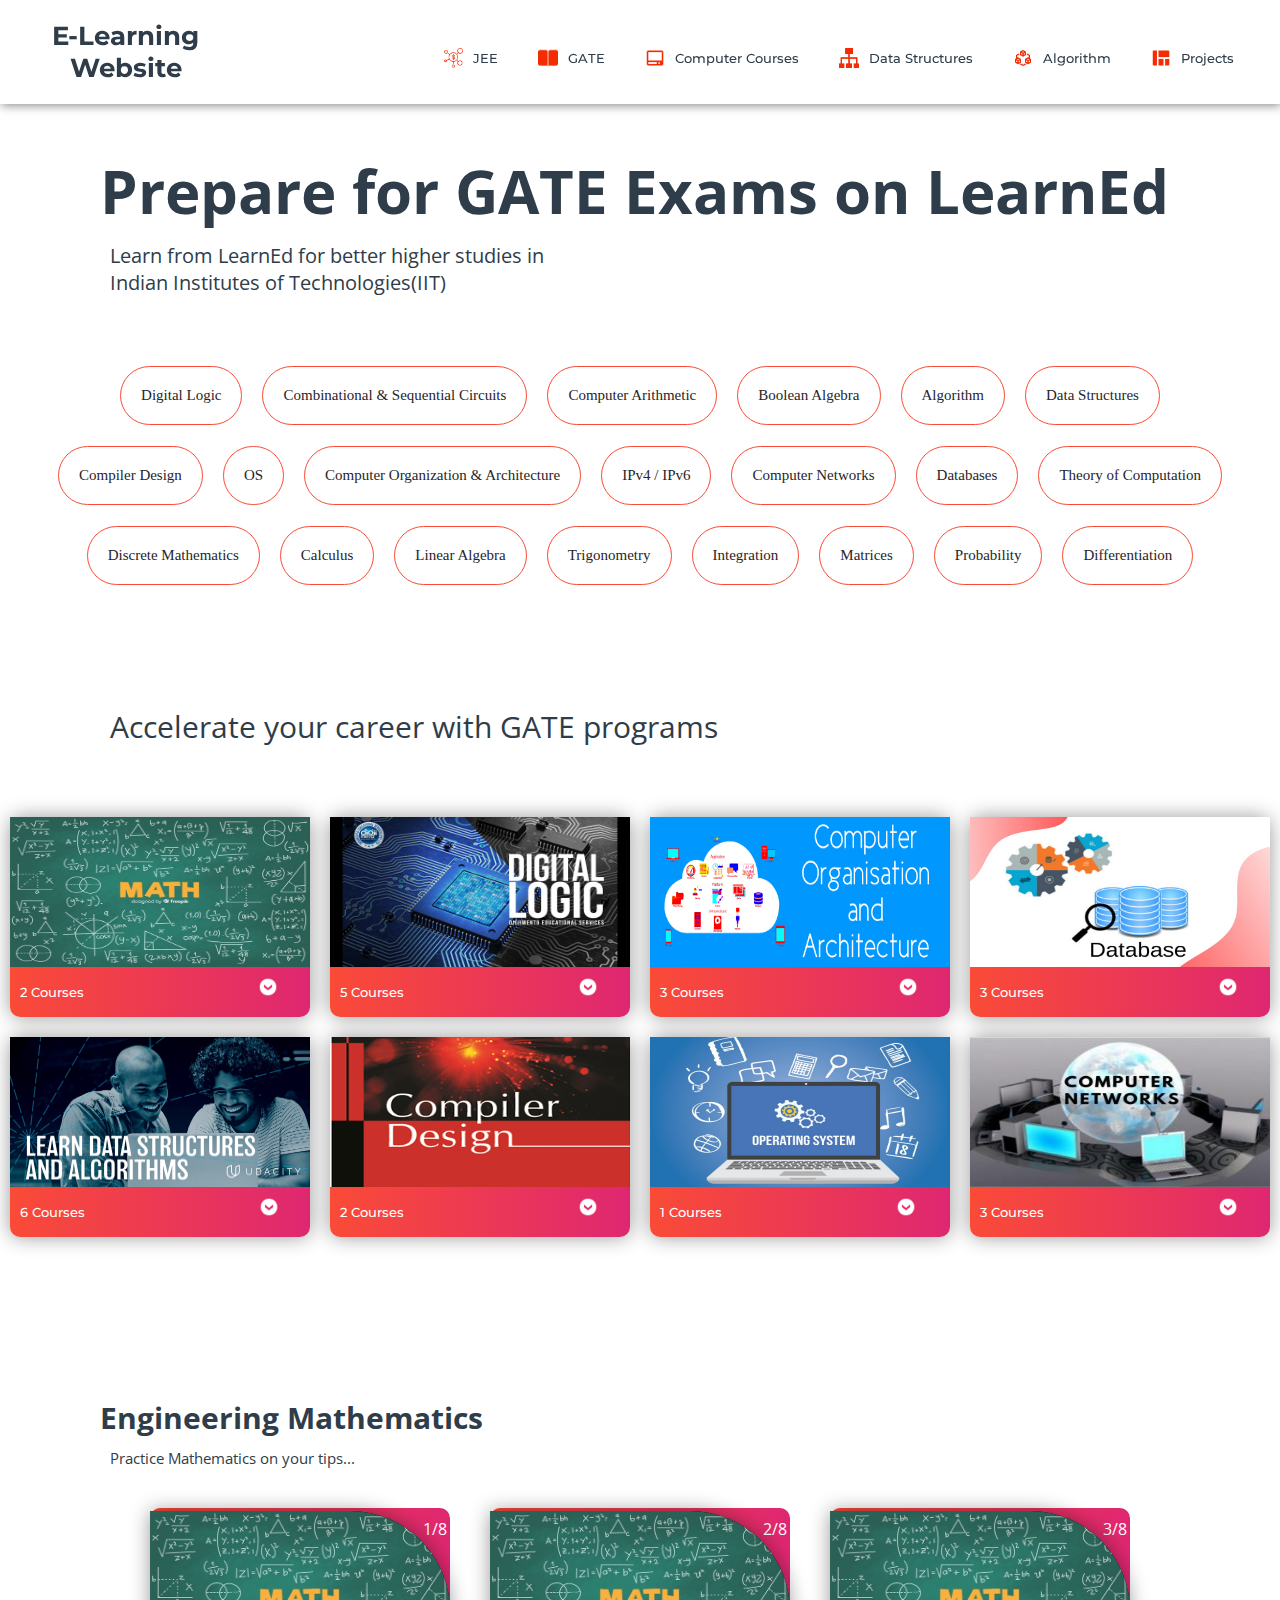
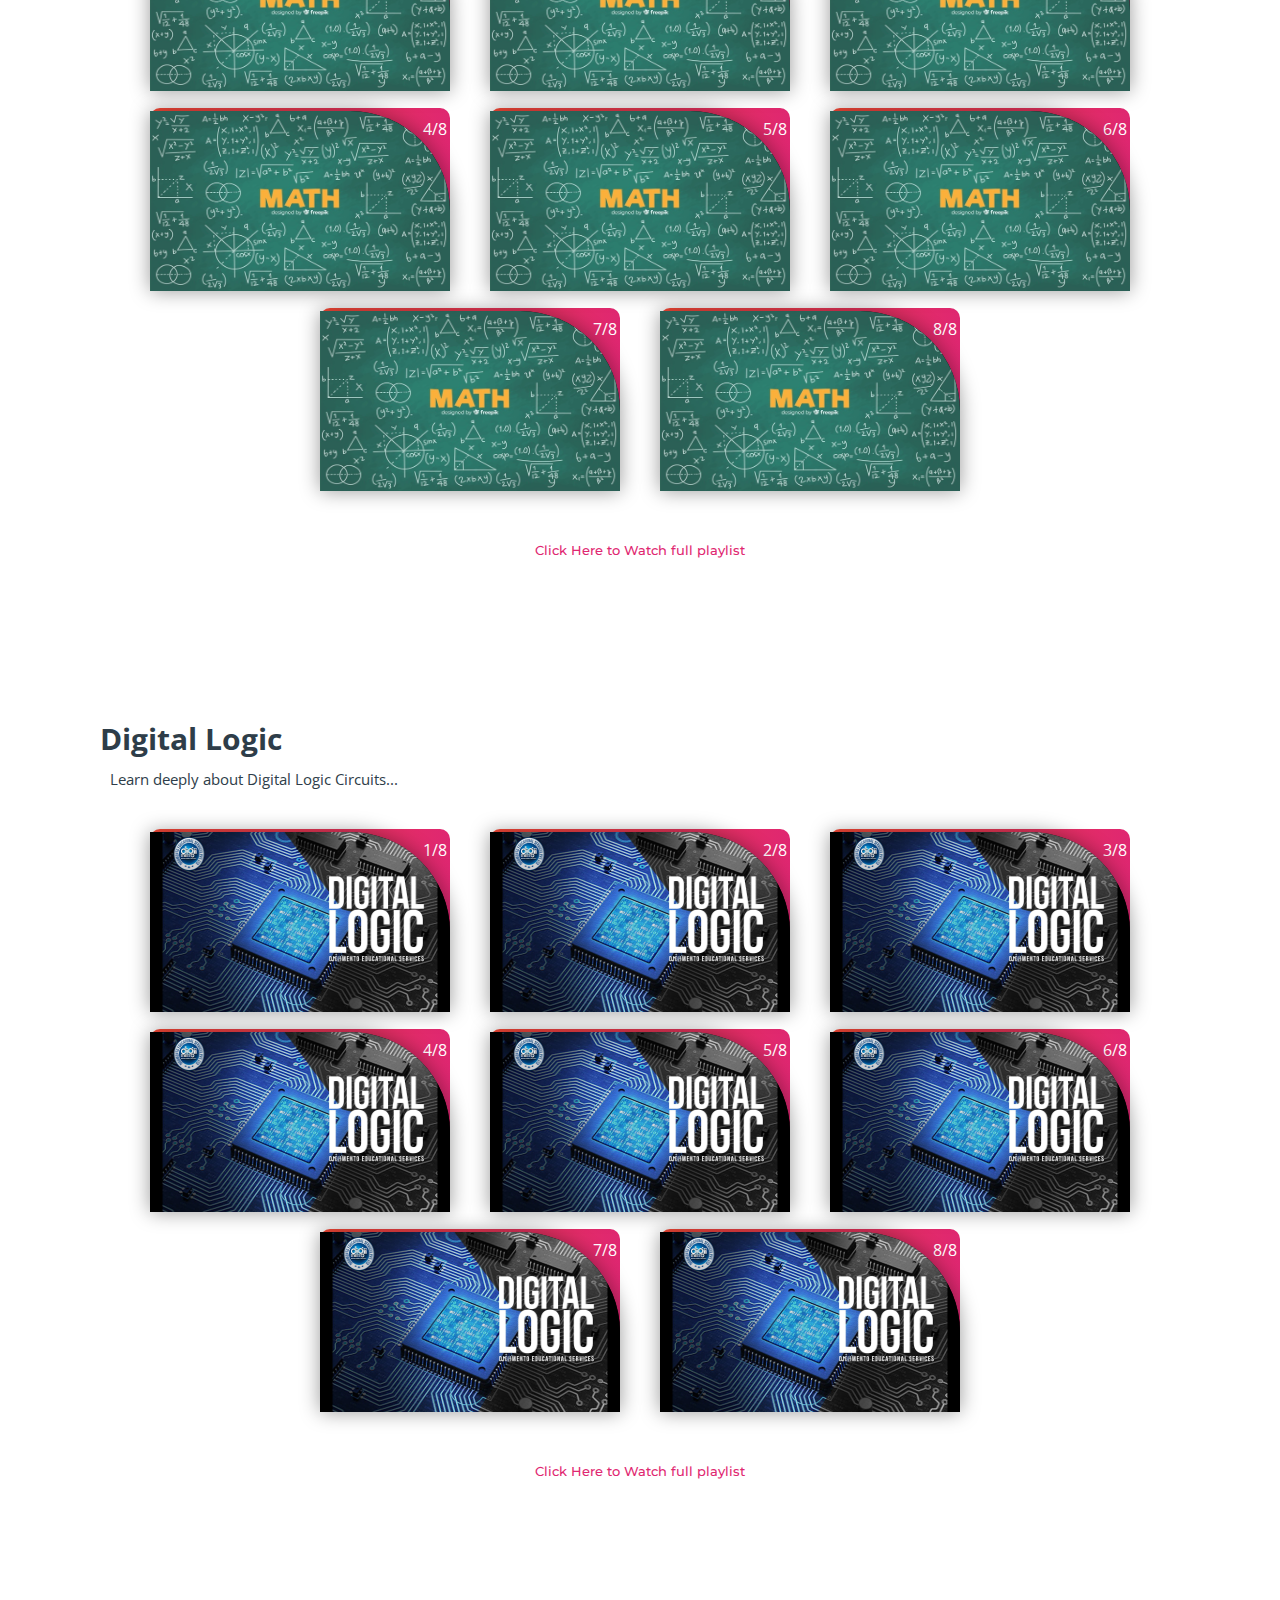
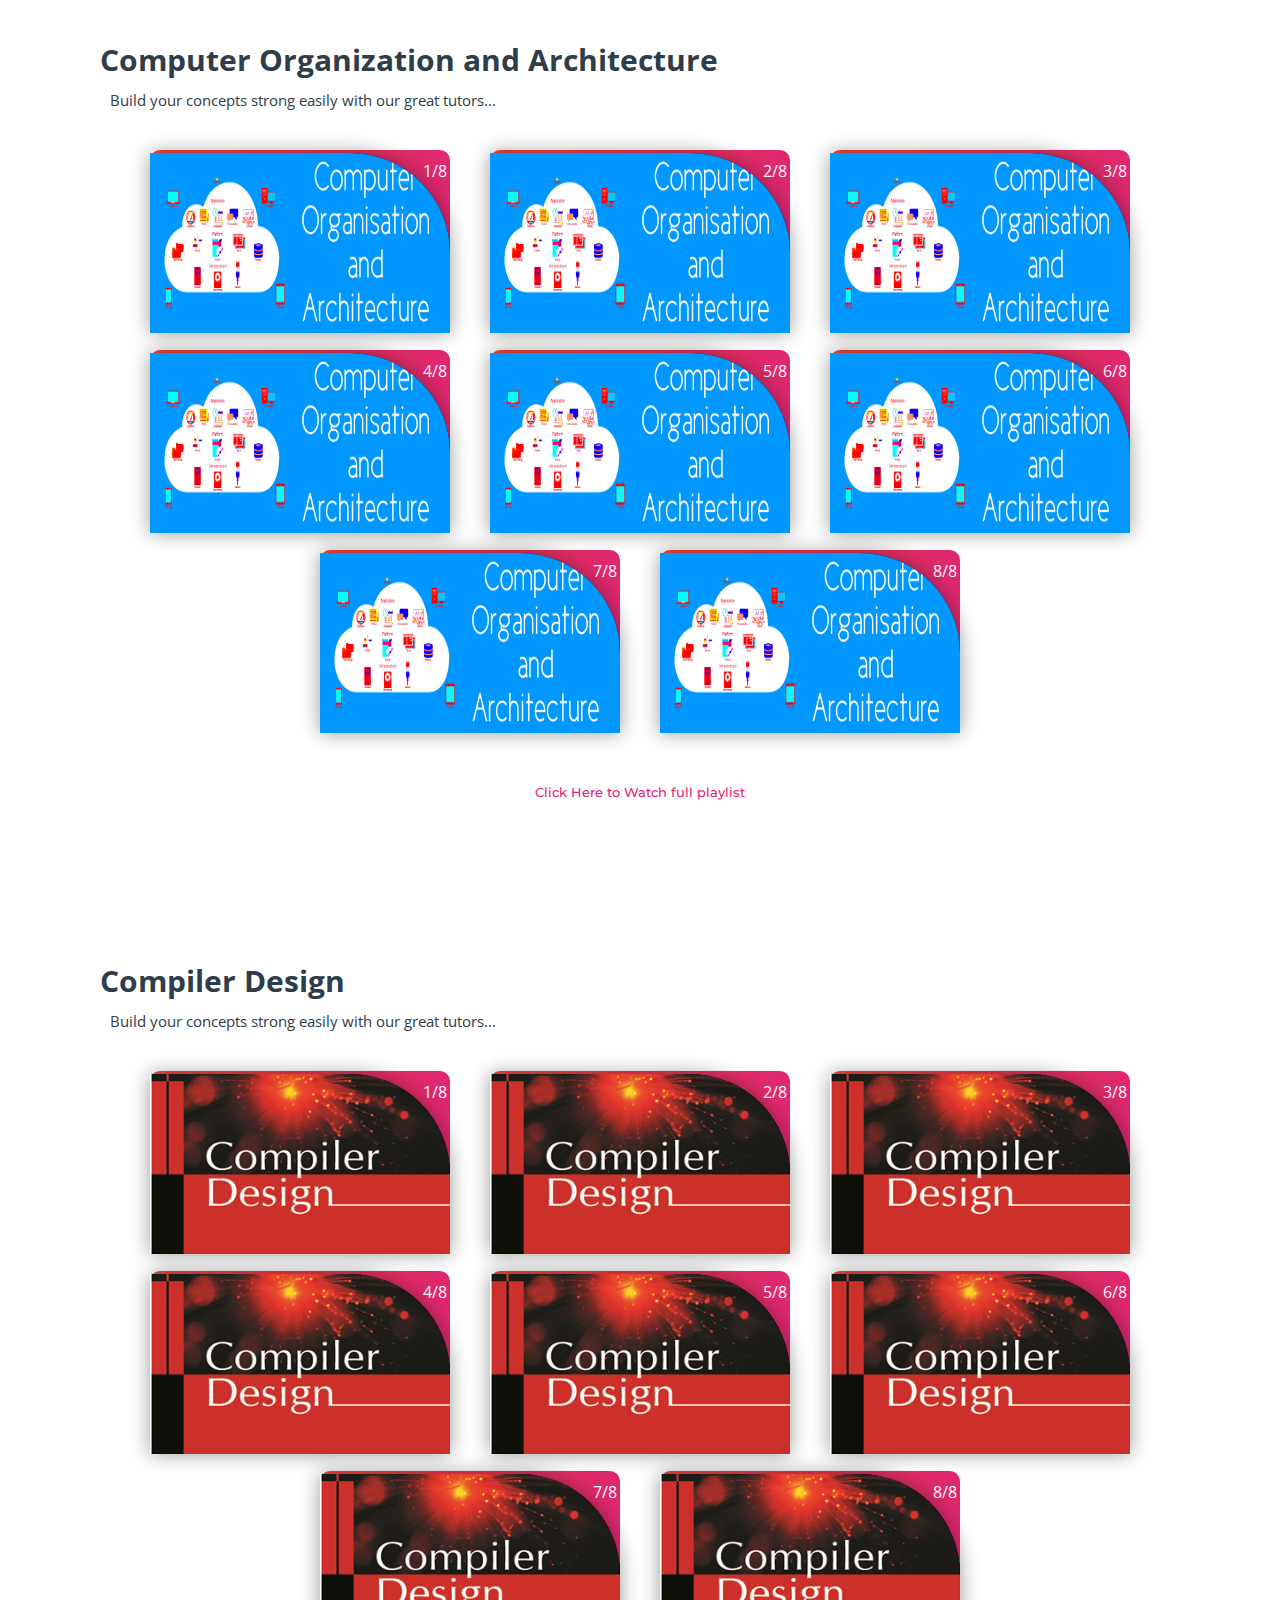
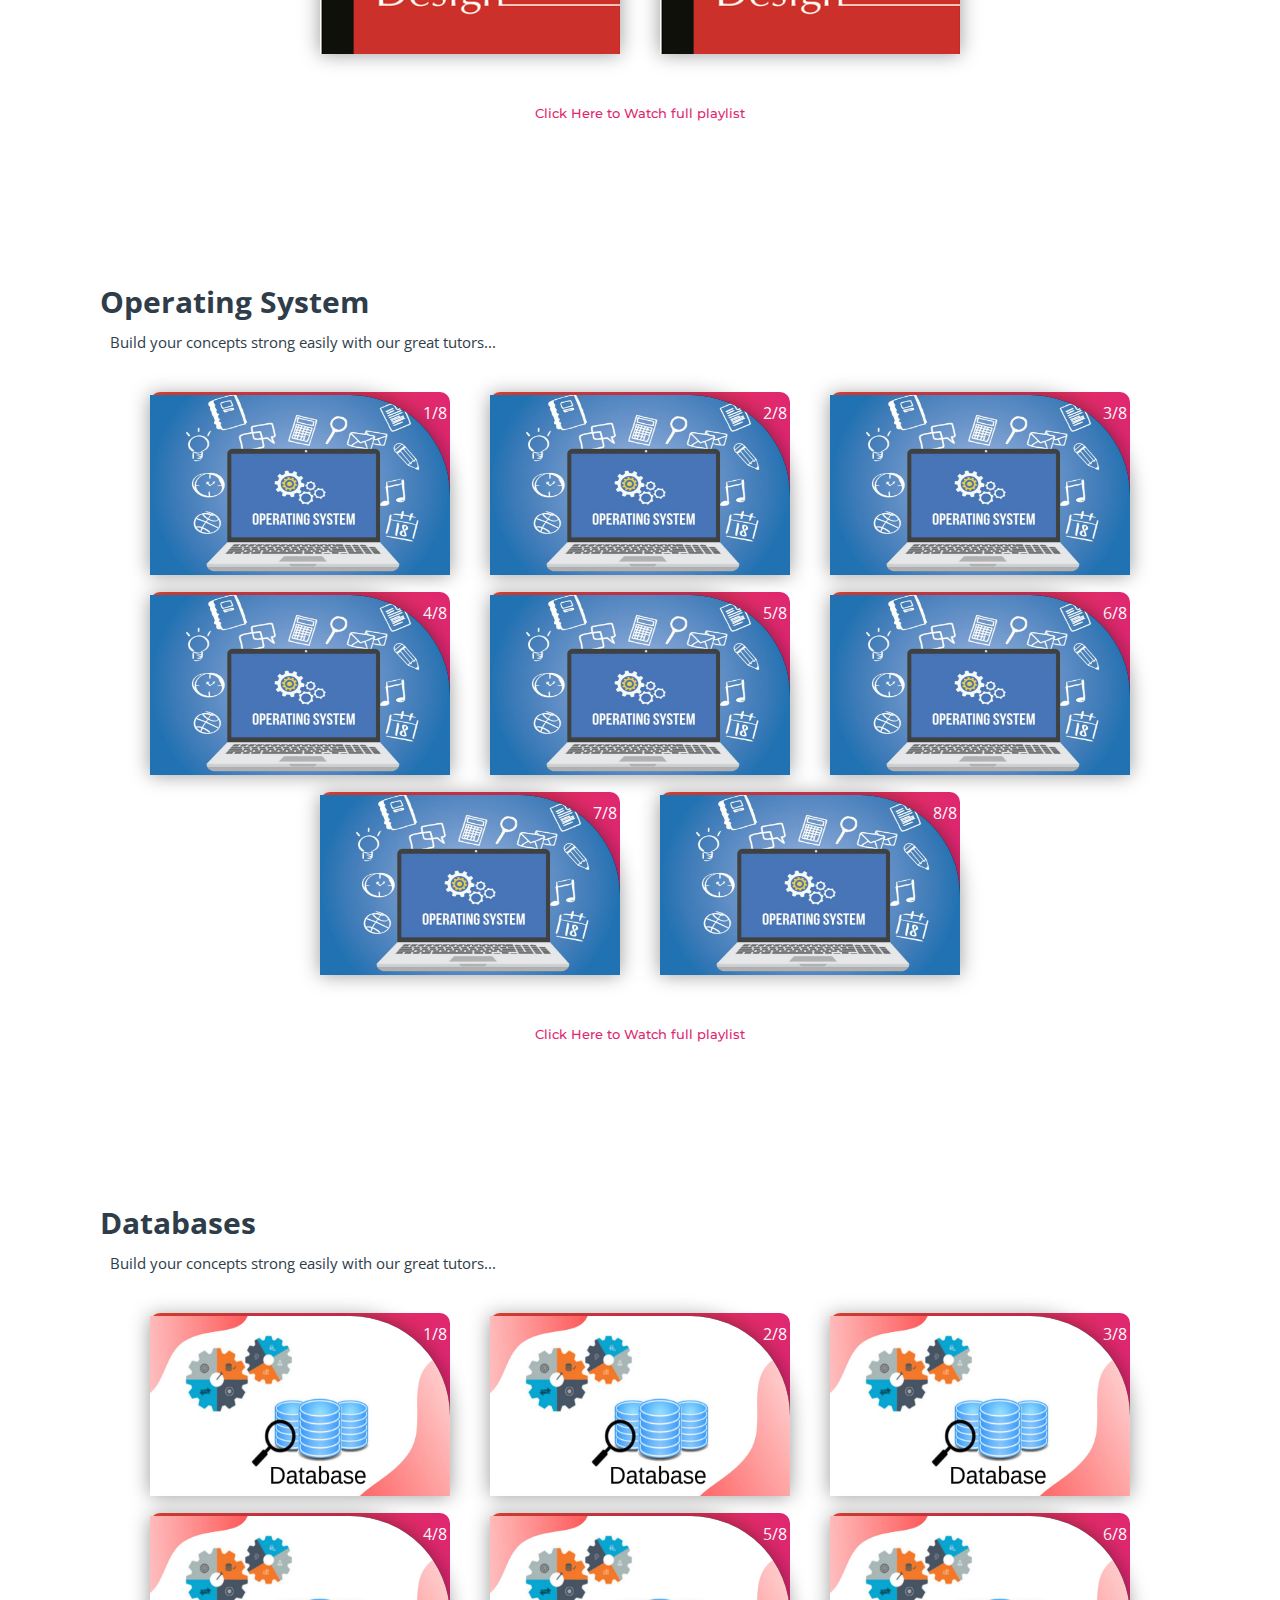
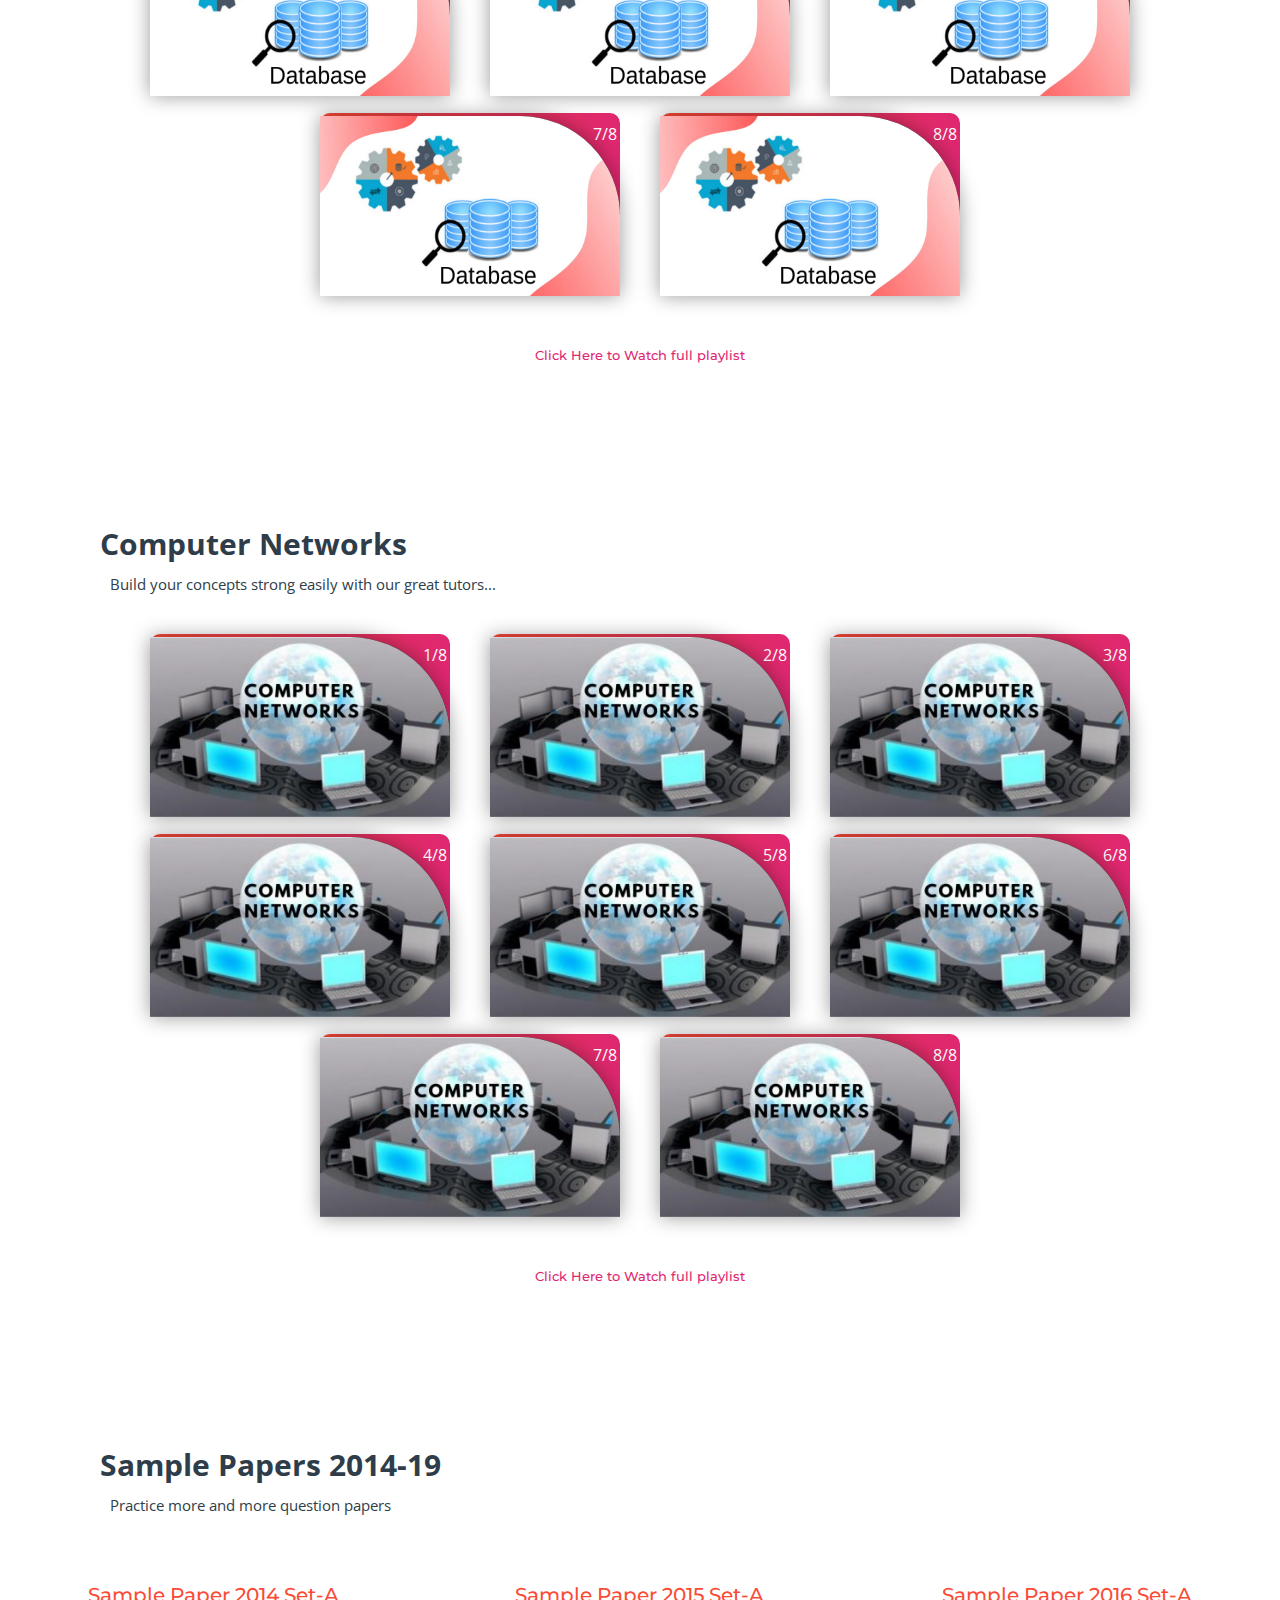
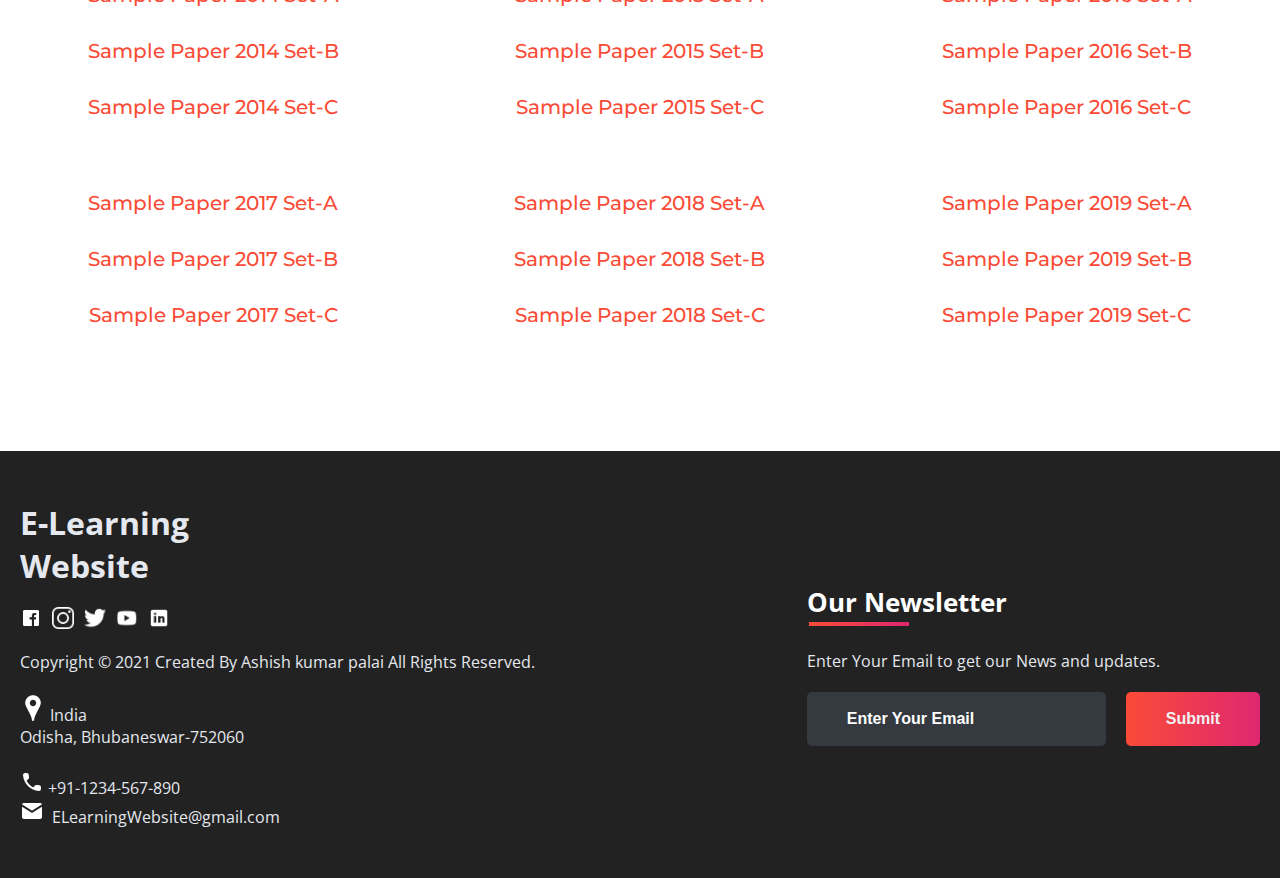
<file: E-Learning Website/subjects/gate.html>
<!DOCTYPE html>
<html>

<head>
	<link rel="shortcut icon" type="png" href="">
	<title>Prepare for GATE on LearnEd</title>
	<link rel="stylesheet" type="text/css" href="subjects.css">
	<script type="text/javascript" src="../script.js"></script>
</head>

<body>

	<!-- NAVIGATION -->
	<header>
		<div class="nav" id="nav">
			<div id="learned-logo">
				<a href="../index.html">
					<h1 style="width: 200px;">E-Learning Website</h1>
				</a>
			</div>
			<div class="switch-tab" id="switch-tab" onclick="switchTAB()"><img src="../images/icon/menu.png"></div>
			<ul id="list-switch">
				<li><a href="jee.html"><img src="../images/courses/d1.png" class="icon">JEE</a></li>
				<li><a href="#"><img src="../images/courses/paper.png" class="icon">GATE</a></li>
				<li><a href="computer_courses.html"><img src="../images/courses/computer.png" class="icon">Computer
						Courses</a></li>
				<li><a href="computer_courses.html#data"><img src="../images/courses/data.png" class="icon">Data
						Structures</a></li>
				<li><a href="computer_courses.html#algo"><img src="../images/courses/algo.png"
							class="icon">Algorithm</a></li>
				<li><a href="computer_courses.html#projects"><img src="../images/courses/projects.png"
							class="icon">Projects</a></li>
			</ul>
			<div class="search" id="search-switch">
				<input type="text" placeholder="Search" class="srch"><button id="srchbtn"><img
						src="../images/icon/search.png"></button>
			</div>
		</div>
	</header>


	<!-- Main Title of the Page -->
	<div class="title">
		<span>Prepare for GATE Exams on LearnEd</span>
		<div class="shortdesc">
			<p>Learn from LearnEd for better higher studies in<br> Indian Institutes of Technologies(IIT)</p>
		</div>
	</div>


	<!-- Some KeyWords related to topic -->
	<div class="course">
		<div class="cbox">
			<div class="det"><a href="#digital">Digital Logic</a></div>
			<div class="det"><a href="https://en.wikipedia.org/wiki/Sequential_logic" target="_blank">Combinational &
					Sequential Circuits</a></div>
			<div class="det"><a href="https://en.wikipedia.org/wiki/ALU" target="_blank">Computer Arithmetic</a></div>
			<div class="det"><a href="https://en.wikipedia.org/wiki/Boolean_algebra" target="_blank">Boolean Algebra</a>
			</div>
			<div class="det"><a href="computer_courses.html#algo">Algorithm</a></div>
			<div class="det"><a href="computer_courses.html#data">Data Structures</a></div>
		</div>
		<div class="cbox">
			<div class="det"><a href="#compiler">Compiler Design</a></div>
			<div class="det"><a href="#os">OS</a></div>
			<div class="det"><a href="#coaa">Computer Organization & Architecture</a></div>
			<div class="det"><a href="https://en.wikipedia.org/wiki/IPv4" target="_blank">IPv4 / IPv6</a></div>
			<div class="det"><a href="#cn">Computer Networks</a></div>
			<div class="det"><a href="#database">Databases</a></div>
			<div class="det"><a href="https://en.wikipedia.org/wiki/Theory_of_computation" target="_blank">Theory of
					Computation</a></div>
		</div>
		<div class="cbox">
			<div class="det"><a href="#math">Discrete Mathematics</a></div>
			<div class="det"><a href="#math">Calculus</a></div>
			<div class="det"><a href="#math">Linear Algebra</a></div>
			<div class="det"><a href="#math">Trigonometry</a></div>
			<div class="det"><a href="#math">Integration</a></div>
			<div class="det"><a href="#math">Matrices</a></div>
			<div class="det"><a href="#math">Probability</a></div>
			<div class="det"><a href="#math">Differentiation</a></div>
		</div>
	</div>


	<!-- Courses Available -->
	<div class="inbt">
		Accelerate your career with GATE programs
	</div>

	<div class="ccard">
		<center>
			<div class="ccardbox">
				<div class="dcard">
					<div class="fpart"><img src="../images/courses/math.jpg"></div>
					<a href="#math">
						<div class="spart">2 Courses <img src="../images/icon/dropdown.png"></div>
					</a>
				</div>
				<div class="dcard">
					<div class="fpart"><img src="../images/courses/digital.jpg"></div>
					<a href="#digital">
						<div class="spart">5 Courses <img src="../images/icon/dropdown.png"></div>
					</a>
				</div>
				<div class="dcard">
					<div class="fpart"><img src="../images/courses/coaa.jpg"></div>
					<a href="#coaa">
						<div class="spart">3 Courses <img src="../images/icon/dropdown.png"></div>
					</a>
				</div>
				<div class="dcard">
					<div class="fpart"><img src="../images/courses/database.jpg"></div>
					<a href="#database">
						<div class="spart">3 Courses <img src="../images/icon/dropdown.png"></div>
					</a>
				</div>
				<div class="dcard">
					<div class="fpart"><img src="../images/courses/data-algo.jpg"></div>
					<a href="computer_courses.html#data">
						<div class="spart">6 Courses <img src="../images/icon/dropdown.png"></div>
					</a>
				</div>
				<div class="dcard">
					<div class="fpart"><img src="../images/courses/compiler.jpg"></div>
					<a href="#compiler">
						<div class="spart">2 Courses <img src="../images/icon/dropdown.png"></div>
					</a>
				</div>
				<div class="dcard">
					<div class="fpart"><img src="../images/courses/os.jpg"></div>
					<a href="#os">
						<div class="spart">1 Courses <img src="../images/icon/dropdown.png"></div>
					</a>
				</div>
				<div class="dcard">
					<div class="fpart"><img src="../images/courses/cn.jpg"></div>
					<a href="#cn">
						<div class="spart">3 Courses <img src="../images/icon/dropdown.png"></div>
					</a>
				</div>
			</div>
		</center>
	</div>


	<!-- Videos on ENGINEERING MATHEMATICS Lectures -->

	<div class="title2" id="math">
		<span>Engineering Mathematics</span>
		<div class="shortdesc2">
			<p>Practice Mathematics on your tips...</p>
		</div>
	</div>

	<center>
		<div class="ccardbox2">
			<div class="dcard2"><span class="tag">1/8</span>
				<div class="fpart2"><img src="../images/courses/math.jpg">
					<iframe src="https://www.youtube.com/embed/xxGyTHWrHZg" frameborder="0"
						allow="accelerometer; autoplay; encrypted-media; gyroscope; picture-in-picture"
						allowfullscreen></iframe>
				</div>
			</div>
			<div class="dcard2"><span class="tag">2/8</span>
				<div class="fpart2"><img src="../images/courses/math.jpg">
					<iframe src="https://www.youtube.com/embed/xxGyTHWrHZg" frameborder="0"
						allow="accelerometer; autoplay; encrypted-media; gyroscope; picture-in-picture"
						allowfullscreen></iframe>
				</div>
			</div>
			<div class="dcard2"><span class="tag">3/8</span>
				<div class="fpart2"><img src="../images/courses/math.jpg">
					<iframe src="https://www.youtube.com/embed/xxGyTHWrHZg" frameborder="0"
						allow="accelerometer; autoplay; encrypted-media; gyroscope; picture-in-picture"
						allowfullscreen></iframe>
				</div>
			</div>
			<div class="dcard2"><span class="tag">4/8</span>
				<div class="fpart2"><img src="../images/courses/math.jpg">
					<iframe src="https://www.youtube.com/embed/xxGyTHWrHZg" frameborder="0"
						allow="accelerometer; autoplay; encrypted-media; gyroscope; picture-in-picture"
						allowfullscreen></iframe>
				</div>
			</div>

			<div class="dcard2"><span class="tag">5/8</span>
				<div class="fpart2"><img src="../images/courses/math.jpg">
					<iframe src="https://www.youtube.com/embed/xxGyTHWrHZg" frameborder="0"
						allow="accelerometer; autoplay; encrypted-media; gyroscope; picture-in-picture"
						allowfullscreen></iframe>
				</div>
			</div>
			<div class="dcard2"><span class="tag">6/8</span>
				<div class="fpart2"><img src="../images/courses/math.jpg">
					<iframe src="https://www.youtube.com/embed/xxGyTHWrHZg" frameborder="0"
						allow="accelerometer; autoplay; encrypted-media; gyroscope; picture-in-picture"
						allowfullscreen></iframe>
				</div>
			</div>
			<div class="dcard2"><span class="tag">7/8</span>
				<div class="fpart2"><img src="../images/courses/math.jpg">
					<iframe src="https://www.youtube.com/embed/xxGyTHWrHZg" frameborder="0"
						allow="accelerometer; autoplay; encrypted-media; gyroscope; picture-in-picture"
						allowfullscreen></iframe>
				</div>
			</div>
			<div class="dcard2"><span class="tag">8/8</span>
				<div class="fpart2"><img src="../images/courses/math.jpg">
					<iframe src="https://www.youtube.com/embed/xxGyTHWrHZg" frameborder="0"
						allow="accelerometer; autoplay; encrypted-media; gyroscope; picture-in-picture"
						allowfullscreen></iframe>
				</div>
			</div>
		</div>
	</center>
	<br><br>
	<div class="click-me">
		<a href="https://www.youtube.com/watch?v=xxGyTHWrHZg" target="_blank">Click Here to Watch full playlist</a>
	</div>



	<!-- Videos on DIGITAL LOGIC Lectures -->

	<div class="title2" id="digital">
		<span>Digital Logic</span>
		<div class="shortdesc2">
			<p>Learn deeply about Digital Logic Circuits...</p>
		</div>
	</div>
	<center>
		<div class="ccardbox2">
			<div class="dcard2"><span class="tag">1/8</span>
				<div class="fpart2"><img src="../images/courses/digital.jpg">
					<iframe src="https://www.youtube.com/embed/-M7oIM8hKSU" frameborder="0"
						allow="accelerometer; autoplay; encrypted-media; gyroscope; picture-in-picture"
						allowfullscreen></iframe>
				</div>
			</div>
			<div class="dcard2"><span class="tag">2/8</span>
				<div class="fpart2"><img src="../images/courses/digital.jpg">
					<iframe src="https://www.youtube.com/embed/-M7oIM8hKSU" frameborder="0"
						allow="accelerometer; autoplay; encrypted-media; gyroscope; picture-in-picture"
						allowfullscreen></iframe>
				</div>
			</div>
			<div class="dcard2"><span class="tag">3/8</span>
				<div class="fpart2"><img src="../images/courses/digital.jpg">
					<iframe src="https://www.youtube.com/embed/-M7oIM8hKSU" frameborder="0"
						allow="accelerometer; autoplay; encrypted-media; gyroscope; picture-in-picture"
						allowfullscreen></iframe>
				</div>
			</div>
			<div class="dcard2"><span class="tag">4/8</span>
				<div class="fpart2"><img src="../images/courses/digital.jpg">
					<iframe src="https://www.youtube.com/embed/-M7oIM8hKSU" frameborder="0"
						allow="accelerometer; autoplay; encrypted-media; gyroscope; picture-in-picture"
						allowfullscreen></iframe>
				</div>
			</div>

			<div class="dcard2"><span class="tag">5/8</span>
				<div class="fpart2"><img src="../images/courses/digital.jpg">
					<iframe src="https://www.youtube.com/embed/-M7oIM8hKSU" frameborder="0"
						allow="accelerometer; autoplay; encrypted-media; gyroscope; picture-in-picture"
						allowfullscreen></iframe>
				</div>
			</div>
			<div class="dcard2"><span class="tag">6/8</span>
				<div class="fpart2"><img src="../images/courses/digital.jpg">
					<iframe src="https://www.youtube.com/embed/-M7oIM8hKSU" frameborder="0"
						allow="accelerometer; autoplay; encrypted-media; gyroscope; picture-in-picture"
						allowfullscreen></iframe>
				</div>
			</div>
			<div class="dcard2"><span class="tag">7/8</span>
				<div class="fpart2"><img src="../images/courses/digital.jpg">
					<iframe src="https://www.youtube.com/embed/-M7oIM8hKSU" frameborder="0"
						allow="accelerometer; autoplay; encrypted-media; gyroscope; picture-in-picture"
						allowfullscreen></iframe>
				</div>
			</div>
			<div class="dcard2"><span class="tag">8/8</span>
				<div class="fpart2"><img src="../images/courses/digital.jpg">
					<iframe src="https://www.youtube.com/embed/-M7oIM8hKSU" frameborder="0"
						allow="accelerometer; autoplay; encrypted-media; gyroscope; picture-in-picture"
						allowfullscreen></iframe>
				</div>
			</div>
		</div>
	</center>
	<br><br>
	<div class="click-me">
		<a href="https://youtu.be/-M7oIM8hKSU" target="_blank">Click Here to Watch full playlist</a>
	</div>



	<!-- Videos on COMPUTER ORGANIZATION and ARCHITECTURE Lectures -->

	<div class="title2" id="coaa">
		<span>Computer Organization and Architecture</span>
		<div class="shortdesc2">
			<p>Build your concepts strong easily with our great tutors...</p>
		</div>
	</div>
	<center>
		<div class="ccardbox2">
			<div class="dcard2"><span class="tag">1/8</span>
				<div class="fpart2"><img src="../images/courses/coaa.jpg">
					<iframe src="https://www.youtube.com/embed/q6oiRtKTpX4" frameborder="0"
						allow="accelerometer; autoplay; encrypted-media; gyroscope; picture-in-picture"
						allowfullscreen></iframe>
				</div>
			</div>
			<div class="dcard2"><span class="tag">2/8</span>
				<div class="fpart2"><img src="../images/courses/coaa.jpg">
					<iframe src="https://www.youtube.com/embed/q6oiRtKTpX4" frameborder="0"
						allow="accelerometer; autoplay; encrypted-media; gyroscope; picture-in-picture"
						allowfullscreen></iframe>
				</div>
			</div>
			<div class="dcard2"><span class="tag">3/8</span>
				<div class="fpart2"><img src="../images/courses/coaa.jpg">
					<iframe src="https://www.youtube.com/embed/q6oiRtKTpX4" frameborder="0"
						allow="accelerometer; autoplay; encrypted-media; gyroscope; picture-in-picture"
						allowfullscreen></iframe>
				</div>
			</div>
			<div class="dcard2"><span class="tag">4/8</span>
				<div class="fpart2"><img src="../images/courses/coaa.jpg">
					<iframe src="https://www.youtube.com/embed/q6oiRtKTpX4" frameborder="0"
						allow="accelerometer; autoplay; encrypted-media; gyroscope; picture-in-picture"
						allowfullscreen></iframe>
				</div>
			</div>

			<div class="dcard2"><span class="tag">5/8</span>
				<div class="fpart2"><img src="../images/courses/coaa.jpg">
					<iframe src="https://www.youtube.com/embed/q6oiRtKTpX4" frameborder="0"
						allow="accelerometer; autoplay; encrypted-media; gyroscope; picture-in-picture"
						allowfullscreen></iframe>
				</div>
			</div>
			<div class="dcard2"><span class="tag">6/8</span>
				<div class="fpart2"><img src="../images/courses/coaa.jpg">
					<iframe src="https://www.youtube.com/embed/q6oiRtKTpX4" frameborder="0"
						allow="accelerometer; autoplay; encrypted-media; gyroscope; picture-in-picture"
						allowfullscreen></iframe>
				</div>
			</div>
			<div class="dcard2"><span class="tag">7/8</span>
				<div class="fpart2"><img src="../images/courses/coaa.jpg">
					<iframe src="https://www.youtube.com/embed/q6oiRtKTpX4" frameborder="0"
						allow="accelerometer; autoplay; encrypted-media; gyroscope; picture-in-picture"
						allowfullscreen></iframe>
				</div>
			</div>
			<div class="dcard2"><span class="tag">8/8</span>
				<div class="fpart2"><img src="../images/courses/coaa.jpg">
					<iframe src="https://www.youtube.com/embed/q6oiRtKTpX4" frameborder="0"
						allow="accelerometer; autoplay; encrypted-media; gyroscope; picture-in-picture"
						allowfullscreen></iframe>
				</div>
			</div>
		</div>
	</center>
	<br><br>
	<div class="click-me">
		<a href="https://youtu.be/q6oiRtKTpX4" target="_blank">Click Here to Watch full playlist</a>
	</div>



	<!-- Videos on COMPILER Lectures -->

	<div class="title2" id="compiler">
		<span>Compiler Design</span>
		<div class="shortdesc2">
			<p>Build your concepts strong easily with our great tutors...</p>
		</div>
	</div>
	<center>
		<div class="ccardbox2">
			<div class="dcard2"><span class="tag">1/8</span>
				<div class="fpart2"><img src="../images/courses/compiler.jpg">
					<iframe src="https://www.youtube.com/embed/yNZIhF6pxjM" frameborder="0"
						allow="accelerometer; autoplay; encrypted-media; gyroscope; picture-in-picture"
						allowfullscreen></iframe>
				</div>
			</div>
			<div class="dcard2"><span class="tag">2/8</span>
				<div class="fpart2"><img src="../images/courses/compiler.jpg">
					<iframe src="https://www.youtube.com/embed/yNZIhF6pxjM" frameborder="0"
						allow="accelerometer; autoplay; encrypted-media; gyroscope; picture-in-picture"
						allowfullscreen></iframe>
				</div>
			</div>
			<div class="dcard2"><span class="tag">3/8</span>
				<div class="fpart2"><img src="../images/courses/compiler.jpg">
					<iframe src="https://www.youtube.com/embed/yNZIhF6pxjM" frameborder="0"
						allow="accelerometer; autoplay; encrypted-media; gyroscope; picture-in-picture"
						allowfullscreen></iframe>
				</div>
			</div>
			<div class="dcard2"><span class="tag">4/8</span>
				<div class="fpart2"><img src="../images/courses/compiler.jpg">
					<iframe src="https://www.youtube.com/embed/yNZIhF6pxjM" frameborder="0"
						allow="accelerometer; autoplay; encrypted-media; gyroscope; picture-in-picture"
						allowfullscreen></iframe>
				</div>
			</div>

			<div class="dcard2"><span class="tag">5/8</span>
				<div class="fpart2"><img src="../images/courses/compiler.jpg">
					<iframe src="https://www.youtube.com/embed/yNZIhF6pxjM" frameborder="0"
						allow="accelerometer; autoplay; encrypted-media; gyroscope; picture-in-picture"
						allowfullscreen></iframe>
				</div>
			</div>
			<div class="dcard2"><span class="tag">6/8</span>
				<div class="fpart2"><img src="../images/courses/compiler.jpg">
					<iframe src="https://www.youtube.com/embed/yNZIhF6pxjM" frameborder="0"
						allow="accelerometer; autoplay; encrypted-media; gyroscope; picture-in-picture"
						allowfullscreen></iframe>
				</div>
			</div>
			<div class="dcard2"><span class="tag">7/8</span>
				<div class="fpart2"><img src="../images/courses/compiler.jpg">
					<iframe src="https://www.youtube.com/embed/yNZIhF6pxjM" frameborder="0"
						allow="accelerometer; autoplay; encrypted-media; gyroscope; picture-in-picture"
						allowfullscreen></iframe>
				</div>
			</div>
			<div class="dcard2"><span class="tag">8/8</span>
				<div class="fpart2"><img src="../images/courses/compiler.jpg">
					<iframe src="https://www.youtube.com/embed/yNZIhF6pxjM" frameborder="0"
						allow="accelerometer; autoplay; encrypted-media; gyroscope; picture-in-picture"
						allowfullscreen></iframe>
				</div>
			</div>
		</div>
	</center>
	<br><br>
	<div class="click-me">
		<a href="https://youtu.be/yNZIhF6pxjM" target="_blank">Click Here to Watch full playlist</a>
	</div>



	<!-- Videos on OPERATING SYSTEM Lectures -->


	<div class="title2" id="os">
		<span>Operating System</span>
		<div class="shortdesc2">
			<p>Build your concepts strong easily with our great tutors...</p>
		</div>
	</div>
	<center>
		<div class="ccardbox2">
			<div class="dcard2"><span class="tag">1/8</span>
				<div class="fpart2"><img src="../images/courses/os.jpg">
					<iframe src="https://www.youtube.com/embed/vBURTt97EkA" frameborder="0"
						allow="accelerometer; autoplay; encrypted-media; gyroscope; picture-in-picture"
						allowfullscreen></iframe>
				</div>
			</div>
			<div class="dcard2"><span class="tag">2/8</span>
				<div class="fpart2"><img src="../images/courses/os.jpg">
					<iframe src="https://www.youtube.com/embed/vBURTt97EkA" frameborder="0"
						allow="accelerometer; autoplay; encrypted-media; gyroscope; picture-in-picture"
						allowfullscreen></iframe>
				</div>
			</div>
			<div class="dcard2"><span class="tag">3/8</span>
				<div class="fpart2"><img src="../images/courses/os.jpg">
					<iframe src="https://www.youtube.com/embed/vBURTt97EkA" frameborder="0"
						allow="accelerometer; autoplay; encrypted-media; gyroscope; picture-in-picture"
						allowfullscreen></iframe>
				</div>
			</div>
			<div class="dcard2"><span class="tag">4/8</span>
				<div class="fpart2"><img src="../images/courses/os.jpg">
					<iframe src="https://www.youtube.com/embed/vBURTt97EkA" frameborder="0"
						allow="accelerometer; autoplay; encrypted-media; gyroscope; picture-in-picture"
						allowfullscreen></iframe>
				</div>
			</div>

			<div class="dcard2"><span class="tag">5/8</span>
				<div class="fpart2"><img src="../images/courses/os.jpg">
					<iframe src="https://www.youtube.com/embed/vBURTt97EkA" frameborder="0"
						allow="accelerometer; autoplay; encrypted-media; gyroscope; picture-in-picture"
						allowfullscreen></iframe>
				</div>
			</div>
			<div class="dcard2"><span class="tag">6/8</span>
				<div class="fpart2"><img src="../images/courses/os.jpg">
					<iframe src="https://www.youtube.com/embed/vBURTt97EkA" frameborder="0"
						allow="accelerometer; autoplay; encrypted-media; gyroscope; picture-in-picture"
						allowfullscreen></iframe>
				</div>
			</div>
			<div class="dcard2"><span class="tag">7/8</span>
				<div class="fpart2"><img src="../images/courses/os.jpg">
					<iframe src="https://www.youtube.com/embed/vBURTt97EkA" frameborder="0"
						allow="accelerometer; autoplay; encrypted-media; gyroscope; picture-in-picture"
						allowfullscreen></iframe>
				</div>
			</div>
			<div class="dcard2"><span class="tag">8/8</span>
				<div class="fpart2"><img src="../images/courses/os.jpg">
					<iframe src="https://www.youtube.com/embed/vBURTt97EkA" frameborder="0"
						allow="accelerometer; autoplay; encrypted-media; gyroscope; picture-in-picture"
						allowfullscreen></iframe>
				</div>
			</div>
		</div>
	</center>

	<br><br>
	<div class="click-me">
		<a href="https://youtu.be/vBURTt97EkA" target="_blank">Click Here to Watch full playlist</a>
	</div>


	<!-- Videos on DATABASE Lectures -->

	<div class="title2" id="database">
		<span>Databases</span>
		<div class="shortdesc2">
			<p>Build your concepts strong easily with our great tutors...</p>
		</div>
	</div>
	<center>
		<div class="ccardbox2">
			<div class="dcard2"><span class="tag">1/8</span>
				<div class="fpart2"><img src="../images/courses/database.jpg">
					<iframe src="https://www.youtube.com/embed/wR0jg0eQsZA" frameborder="0"
						allow="accelerometer; autoplay; encrypted-media; gyroscope; picture-in-picture"
						allowfullscreen></iframe>
				</div>
			</div>
			<div class="dcard2"><span class="tag">2/8</span>
				<div class="fpart2"><img src="../images/courses/database.jpg">
					<iframe src="https://www.youtube.com/embed/wR0jg0eQsZA" frameborder="0"
						allow="accelerometer; autoplay; encrypted-media; gyroscope; picture-in-picture"
						allowfullscreen></iframe>
				</div>
			</div>
			<div class="dcard2"><span class="tag">3/8</span>
				<div class="fpart2"><img src="../images/courses/database.jpg">
					<iframe src="https://www.youtube.com/embed/wR0jg0eQsZA" frameborder="0"
						allow="accelerometer; autoplay; encrypted-media; gyroscope; picture-in-picture"
						allowfullscreen></iframe>
				</div>
			</div>
			<div class="dcard2"><span class="tag">4/8</span>
				<div class="fpart2"><img src="../images/courses/database.jpg">
					<iframe src="https://www.youtube.com/embed/wR0jg0eQsZA" frameborder="0"
						allow="accelerometer; autoplay; encrypted-media; gyroscope; picture-in-picture"
						allowfullscreen></iframe>
				</div>
			</div>

			<div class="dcard2"><span class="tag">5/8</span>
				<div class="fpart2"><img src="../images/courses/database.jpg">
					<iframe src="https://www.youtube.com/embed/wR0jg0eQsZA" frameborder="0"
						allow="accelerometer; autoplay; encrypted-media; gyroscope; picture-in-picture"
						allowfullscreen></iframe>
				</div>
			</div>
			<div class="dcard2"><span class="tag">6/8</span>
				<div class="fpart2"><img src="../images/courses/database.jpg">
					<iframe src="https://www.youtube.com/embed/wR0jg0eQsZA" frameborder="0"
						allow="accelerometer; autoplay; encrypted-media; gyroscope; picture-in-picture"
						allowfullscreen></iframe>
				</div>
			</div>
			<div class="dcard2"><span class="tag">7/8</span>
				<div class="fpart2"><img src="../images/courses/database.jpg">
					<iframe src="https://www.youtube.com/embed/wR0jg0eQsZA" frameborder="0"
						allow="accelerometer; autoplay; encrypted-media; gyroscope; picture-in-picture"
						allowfullscreen></iframe>
				</div>
			</div>
			<div class="dcard2"><span class="tag">8/8</span>
				<div class="fpart2"><img src="../images/courses/database.jpg">
					<iframe src="https://www.youtube.com/embed/wR0jg0eQsZA" frameborder="0"
						allow="accelerometer; autoplay; encrypted-media; gyroscope; picture-in-picture"
						allowfullscreen></iframe>
				</div>
			</div>
		</div>
	</center>
	<br><br>
	<div class="click-me">
		<a href="https://youtu.be/wR0jg0eQsZA" target="_blank">Click Here to Watch full playlist</a>
	</div>



	<!-- Videos on COMPUTER NETWORKS Lectures -->

	<div class="title2" id="cn">
		<span>Computer Networks</span>
		<div class="shortdesc2">
			<p>Build your concepts strong easily with our great tutors...</p>
		</div>
	</div>
	<center>
		<div class="ccardbox2">
			<div class="dcard2"><span class="tag">1/8</span>
				<div class="fpart2"><img src="../images/courses/cn.jpg">
					<iframe src="https://www.youtube.com/embed/qiQR5rTSshw" frameborder="0"
						allow="accelerometer; autoplay; encrypted-media; gyroscope; picture-in-picture"
						allowfullscreen></iframe>
				</div>
			</div>
			<div class="dcard2"><span class="tag">2/8</span>
				<div class="fpart2"><img src="../images/courses/cn.jpg">
					<iframe src="https://www.youtube.com/embed/qiQR5rTSshw" frameborder="0"
						allow="accelerometer; autoplay; encrypted-media; gyroscope; picture-in-picture"
						allowfullscreen></iframe>
				</div>
			</div>
			<div class="dcard2"><span class="tag">3/8</span>
				<div class="fpart2"><img src="../images/courses/cn.jpg">
					<iframe src="https://www.youtube.com/embed/qiQR5rTSshw" frameborder="0"
						allow="accelerometer; autoplay; encrypted-media; gyroscope; picture-in-picture"
						allowfullscreen></iframe>
				</div>
			</div>
			<div class="dcard2"><span class="tag">4/8</span>
				<div class="fpart2"><img src="../images/courses/cn.jpg">
					<iframe src="https://www.youtube.com/embed/qiQR5rTSshw" frameborder="0"
						allow="accelerometer; autoplay; encrypted-media; gyroscope; picture-in-picture"
						allowfullscreen></iframe>
				</div>
			</div>

			<div class="dcard2"><span class="tag">5/8</span>
				<div class="fpart2"><img src="../images/courses/cn.jpg">
					<iframe src="https://www.youtube.com/embed/qiQR5rTSshw" frameborder="0"
						allow="accelerometer; autoplay; encrypted-media; gyroscope; picture-in-picture"
						allowfullscreen></iframe>
				</div>
			</div>
			<div class="dcard2"><span class="tag">6/8</span>
				<div class="fpart2"><img src="../images/courses/cn.jpg">
					<iframe src="https://www.youtube.com/embed/qiQR5rTSshw" frameborder="0"
						allow="accelerometer; autoplay; encrypted-media; gyroscope; picture-in-picture"
						allowfullscreen></iframe>
				</div>
			</div>
			<div class="dcard2"><span class="tag">7/8</span>
				<div class="fpart2"><img src="../images/courses/cn.jpg">
					<iframe src="https://www.youtube.com/embed/qiQR5rTSshw" frameborder="0"
						allow="accelerometer; autoplay; encrypted-media; gyroscope; picture-in-picture"
						allowfullscreen></iframe>
				</div>
			</div>
			<div class="dcard2"><span class="tag">8/8</span>
				<div class="fpart2"><img src="../images/courses/cn.jpg">
					<iframe src="https://www.youtube.com/embed/qiQR5rTSshw" frameborder="0"
						allow="accelerometer; autoplay; encrypted-media; gyroscope; picture-in-picture"
						allowfullscreen></iframe>
				</div>
			</div>
		</div>
	</center>

	<br><br>
	<div class="click-me">
		<a href="https://youtu.be/qiQR5rTSshw" target="_blank">Click Here to Watch full playlist</a>
	</div>



	<!-- Links for SAMPLE PAPERS of JEE MAINS & ADVANCED -->

	<div class="title2" id="sample_papers">
		<span>Sample Papers 2014-19</span>
		<div class="shortdesc2">
			<p>Practice more and more question papers</p>
		</div>
	</div>

	<div class="sample">
		<ul>
			<li><a href="../samplePapers/p1.pdf" target="_blank">Sample Paper 2014 Set-A</a></li>
			<li><a href="../samplePapers/p1.pdf" target="_blank">Sample Paper 2014 Set-B</a></li>
			<li><a href="../samplePapers/p1.pdf" target="_blank">Sample Paper 2014 Set-C</a></li>
		</ul>
		<ul>
			<li><a href="../samplePapers/p1.pdf" target="_blank">Sample Paper 2015 Set-A</a></li>
			<li><a href="../samplePapers/p1.pdf" target="_blank">Sample Paper 2015 Set-B</a></li>
			<li><a href="../samplePapers/p1.pdf" target="_blank">Sample Paper 2015 Set-C</a></li>
		</ul>
		<ul>
			<li><a href="../samplePapers/p1.pdf" target="_blank">Sample Paper 2016 Set-A</a></li>
			<li><a href="../samplePapers/p1.pdf" target="_blank">Sample Paper 2016 Set-B</a></li>
			<li><a href="../samplePapers/p1.pdf" target="_blank">Sample Paper 2016 Set-C</a></li>
		</ul>
	</div>
	<div class="sample lastSample">
		<ul>
			<li><a href="../samplePapers/p1.pdf" target="_blank">Sample Paper 2017 Set-A</a></li>
			<li><a href="../samplePapers/p1.pdf" target="_blank">Sample Paper 2017 Set-B</a></li>
			<li><a href="../samplePapers/p1.pdf" target="_blank">Sample Paper 2017 Set-C</a></li>
		</ul>
		<ul>
			<li><a href="../samplePapers/p1.pdf" target="_blank">Sample Paper 2018 Set-A</a></li>
			<li><a href="../samplePapers/p1.pdf" target="_blank">Sample Paper 2018 Set-B</a></li>
			<li><a href="../samplePapers/p1.pdf" target="_blank">Sample Paper 2018 Set-C</a></li>
		</ul>
		<ul>
			<li><a href="../samplePapers/p1.pdf" target="_blank">Sample Paper 2019 Set-A</a></li>
			<li><a href="../samplePapers/p1.pdf" target="_blank">Sample Paper 2019 Set-B</a></li>
			<li><a href="../samplePapers/p1.pdf" target="_blank">Sample Paper 2019 Set-C</a></li>
		</ul>
	</div>


	<!-- FOOTER -->
	<footer>
		<div class="footer-container">
			<div class="left-col">
				<!-- <img src="../images/icon/logo - Copy.png" style="width: 200px;"> -->
				<h1 style="width: 300px;">E-Learning Website</h1>
				<div class="logo"></div>
				<div class="social-media">
					<a href="#"><img src="../images/icon\fb.png"></a>
					<a href="#"><img src="../images/icon\insta.png"></a>
					<a href="#"><img src="../images/icon\tt.png"></a>
					<a href="#"><img src="../images/icon\ytube.png"></a>
					<a href="#"><img src="../images/icon\linkedin.png"></a>
				</div><br><br>
				<p class="rights-text">Copyright © 2021 Created By Ashish kumar palai All Rights Reserved.</p>
				<br>
				<p><img src="../images/icon/location.png"> India<br>Odisha, Bhubaneswar-752060</p><br>
				<p><img src="../images/icon/phone.png"> +91-1234-567-890<br><img src="../images/icon/mail.png">&nbsp;
					ELearningWebsite@gmail.com</p>
			</div>
			<div class="right-col">
				<h1 style="color: #fff">Our Newsletter</h1>
				<div class="border"></div><br>
				<p>Enter Your Email to get our News and updates.</p>
				<form class="newsletter-form">
					<input class="txtb" type="email" placeholder="Enter Your Email">
					<input class="btn" type="submit" value="Submit">
				</form>
			</div>
		</div>
	</footer>

</body>

</html>
</file>
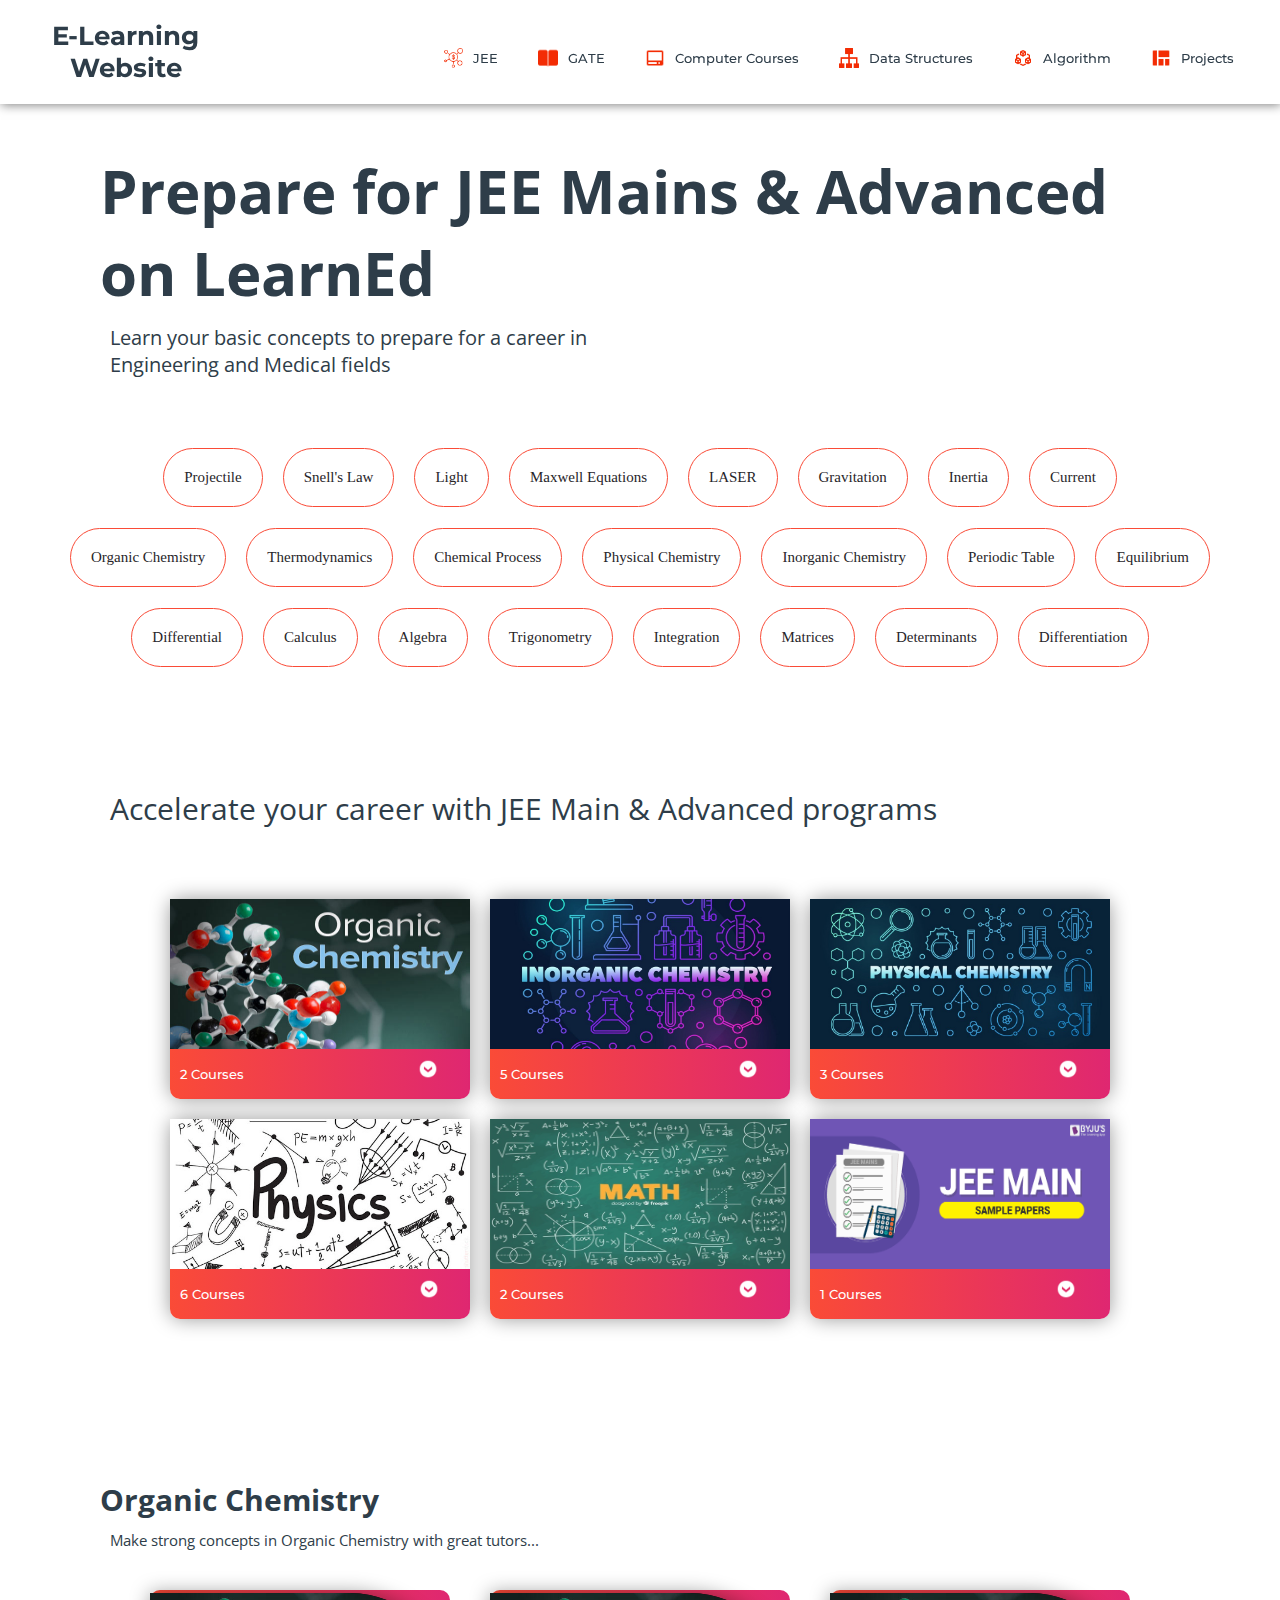
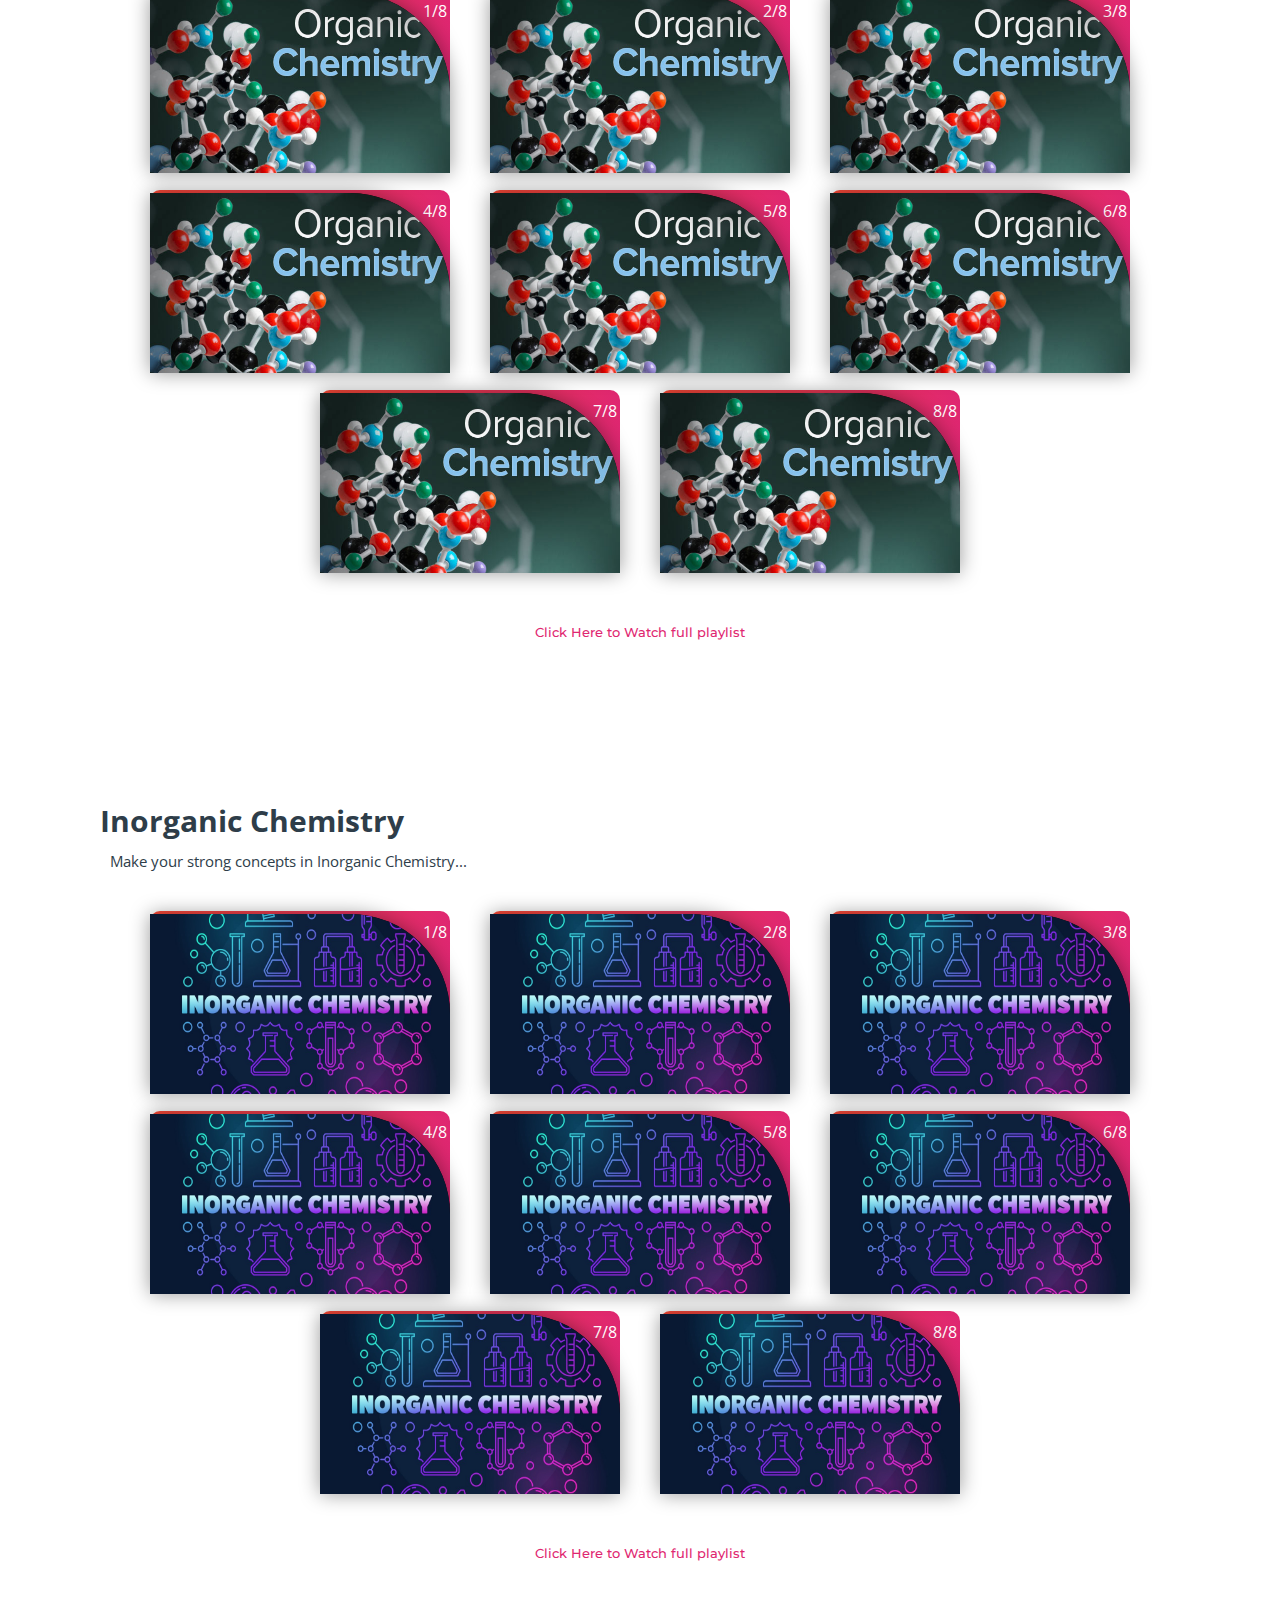
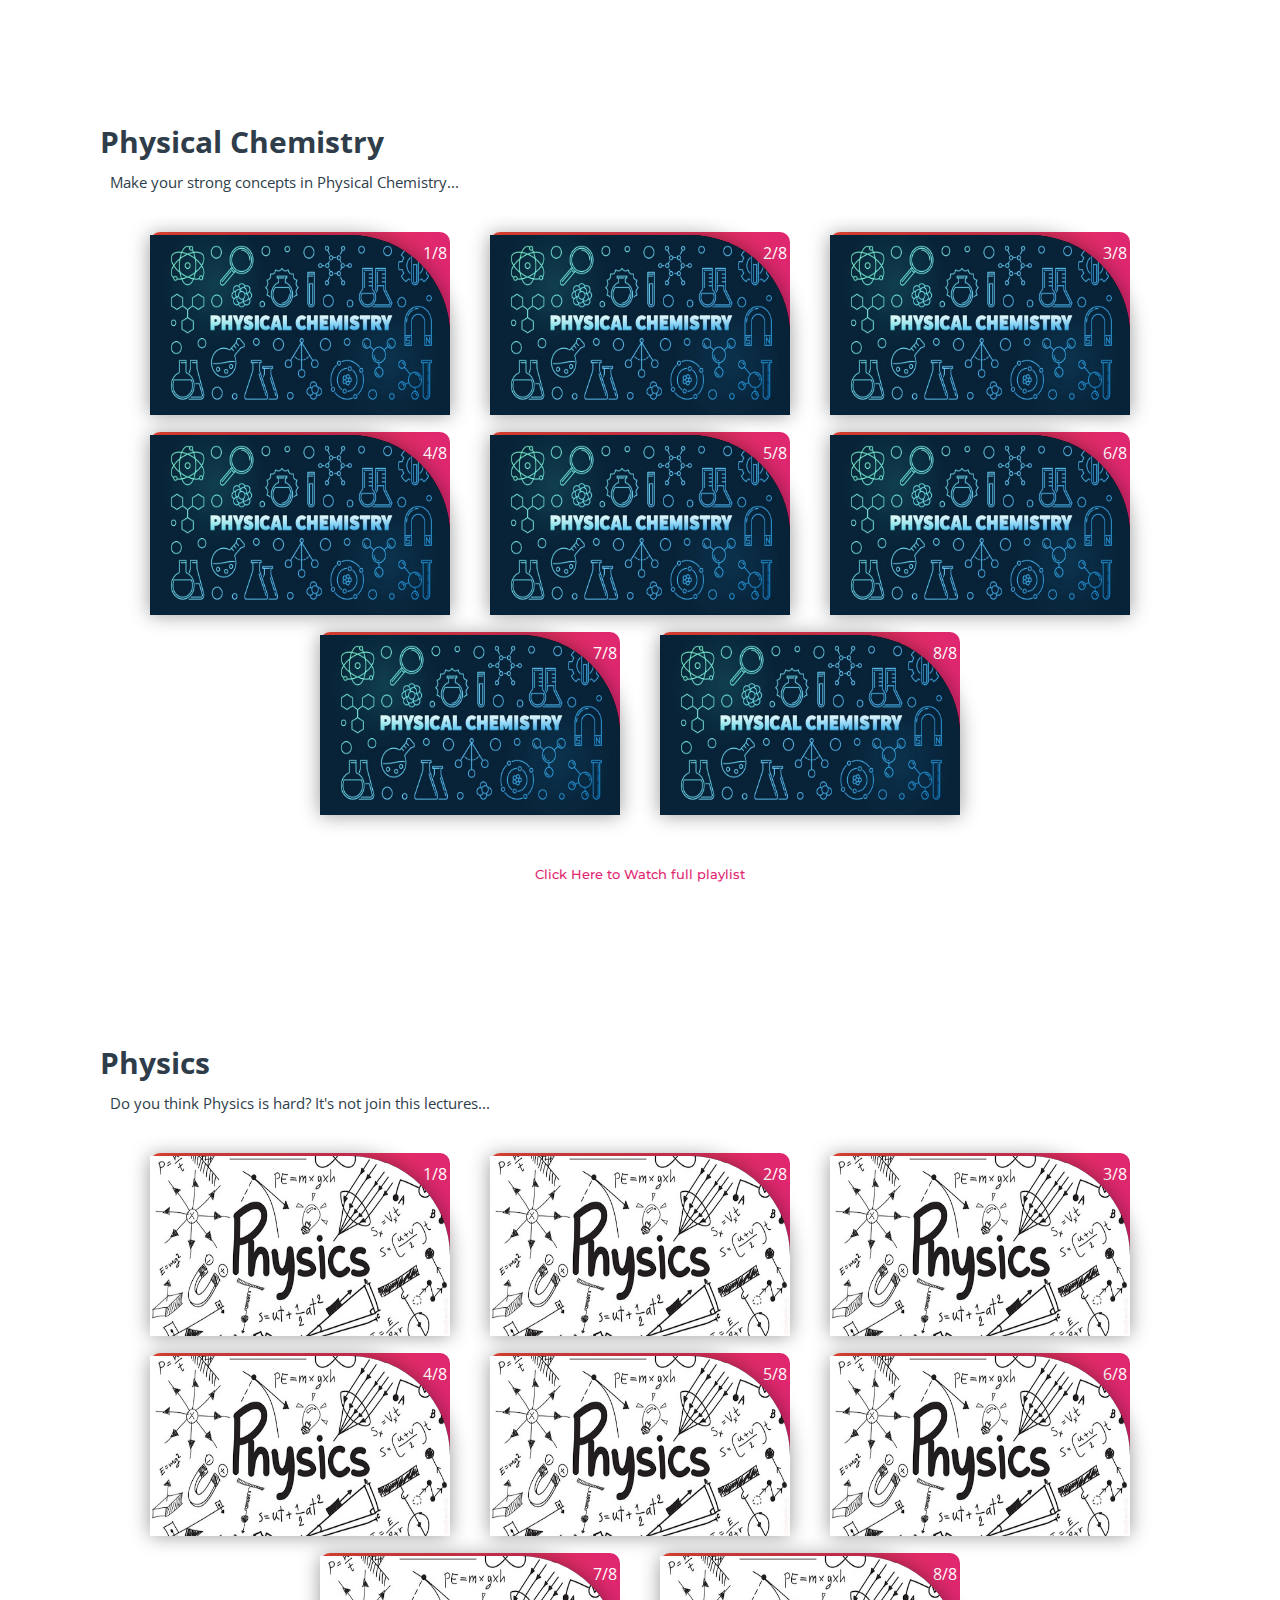
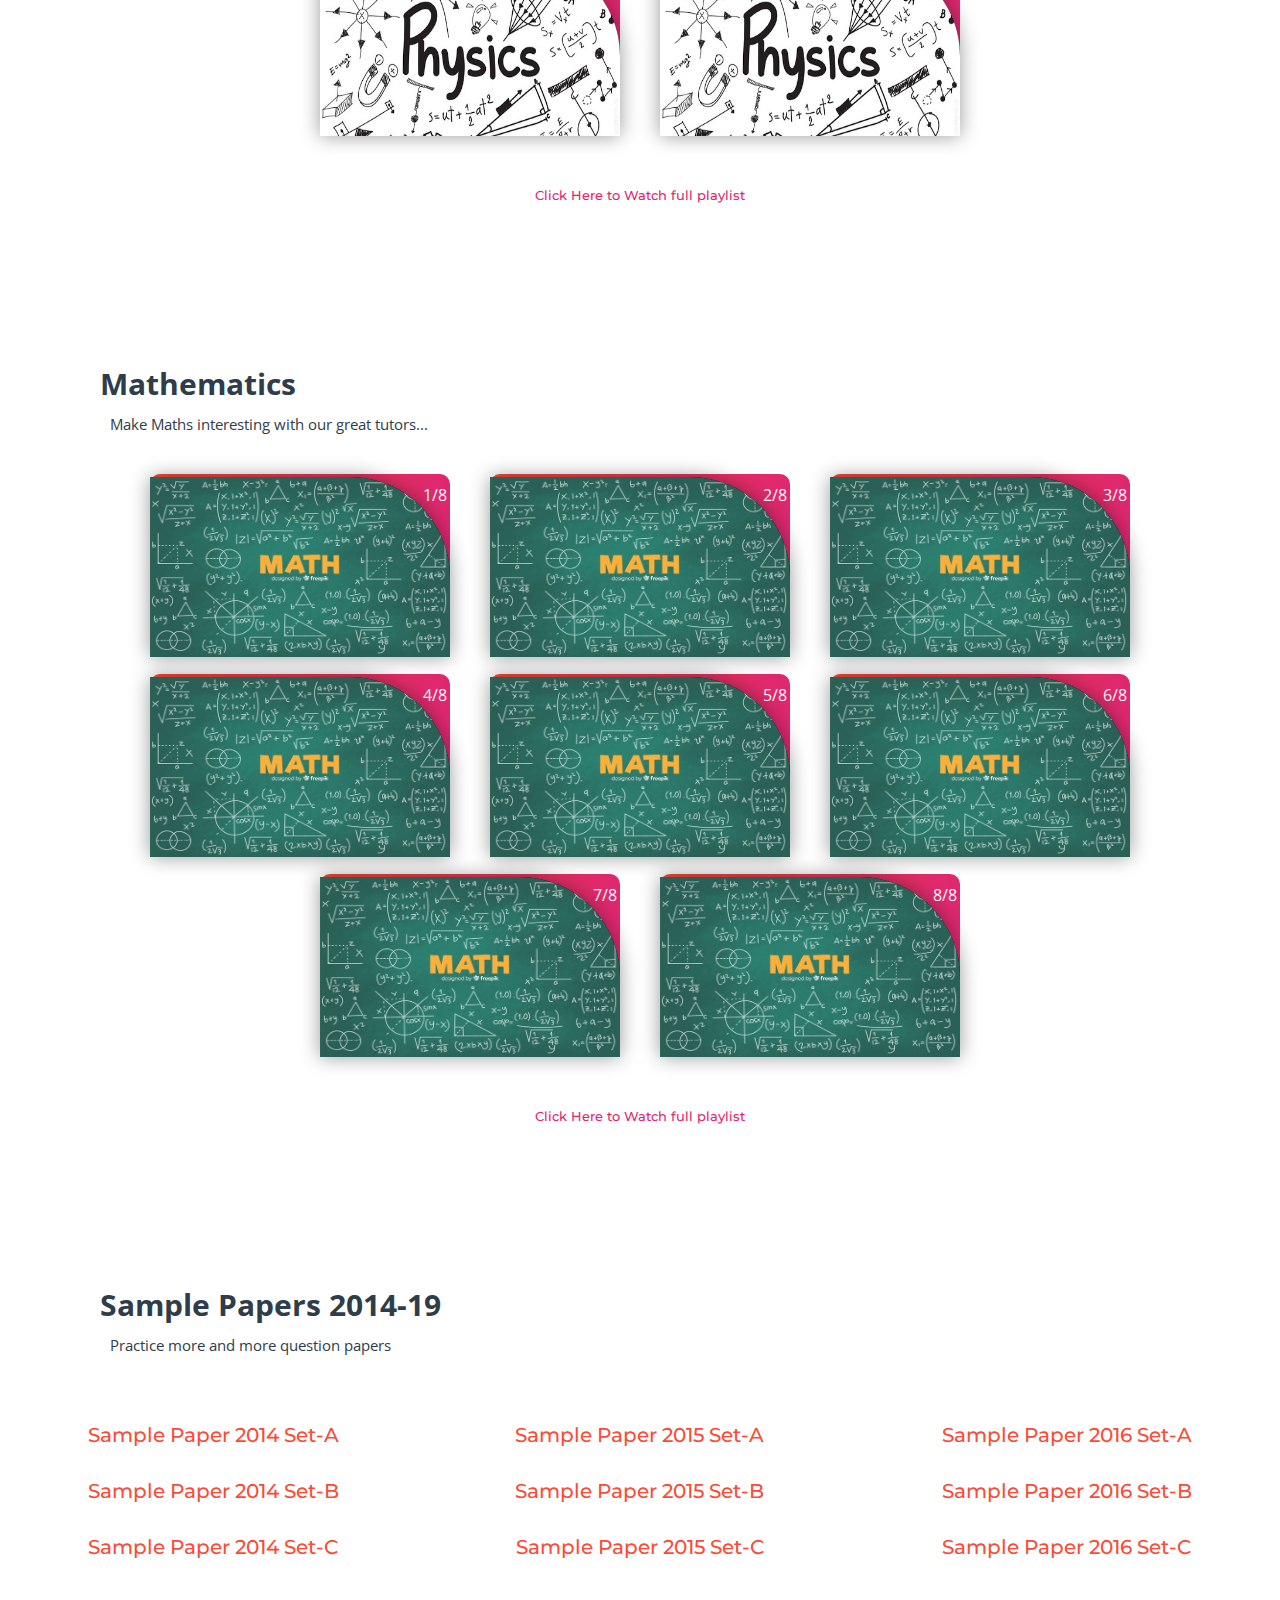
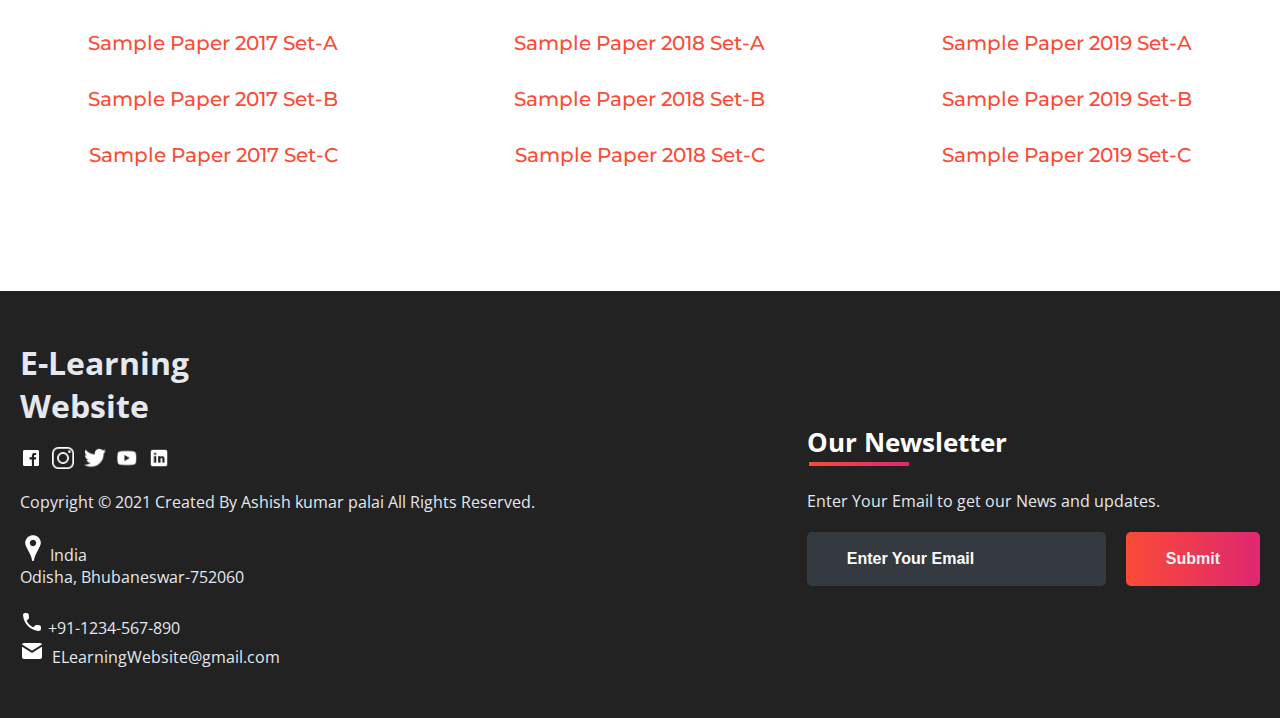
<file: E-Learning Website/subjects/jee.html>
<!DOCTYPE html>
<html>

<head>
	<link rel="shortcut icon" type="png" href="">
	<title>Prepare for JEE Mains & Advanced</title>
	<link rel="stylesheet" type="text/css" href="subjects.css">
	<script type="text/javascript" src="../script.js"></script>
</head>

<body>

	<!-- NAVIGATION -->
	<header>
		<div class="nav" id="nav">
			<div id="learned-logo">
				<a href="../index.html">
					<h1 style="width: 200px;">E-Learning Website</h1>
				</a>
			</div>
			<div class="switch-tab" id="switch-tab" onclick="switchTAB()"><img src="../images/icon/menu.png"></div>
			<ul id="list-switch">
				<li><a href="#"><img src="../images/courses/d1.png" class="icon">JEE</a></li>
				<li><a href="gate.html"><img src="../images/courses/paper.png" class="icon">GATE</a></li>
				<li><a href="computer_courses.html"><img src="../images/courses/computer.png" class="icon">Computer
						Courses</a></li>
				<li><a href="computer_courses.html#data"><img src="../images/courses/data.png" class="icon">Data
						Structures</a></li>
				<li><a href="computer_courses.html#algo"><img src="../images/courses/algo.png"
							class="icon">Algorithm</a></li>
				<li><a href="computer_courses.html#projects"><img src="../images/courses/projects.png"
							class="icon">Projects</a></li>
			</ul>
			<div class="search" id="search-switch">
				<input type="text" placeholder="Search" class="srch"><button id="srchbtn"><img
						src="../images/icon/search.png"></button>
			</div>
		</div>
	</header>

	<div class="title">
		<span>Prepare for JEE Mains & Advanced<br>on LearnEd</span>
		<div class="shortdesc">
			<p>Learn your basic concepts to prepare for a career in<br>Engineering and Medical fields</p>
		</div>
	</div>

	<!-- Quick Links -->
	<div class="course">
		<div class="cbox">
			<div class="det"><a href="https://en.wikipedia.org/wiki/Projectile" target="_blank">Projectile</a></div>
			<div class="det"><a href="https://en.wikipedia.org/wiki/Snell%27s_law" target="_blank">Snell's Law</a></div>
			<div class="det"><a href="https://en.wikipedia.org/wiki/Light" target="_blank">Light</a></div>
			<div class="det"><a href="https://en.wikipedia.org/wiki/Maxwell%27s_equations" target="_blank">Maxwell
					Equations</a></div>
			<div class="det"><a href="https://en.wikipedia.org/wiki/Laser" target="_blank">LASER</a></div>
			<div class="det"><a href="https://en.wikipedia.org/wiki/Gravity" target="_blank">Gravitation</a></div>
			<div class="det"><a href="https://en.wikipedia.org/wiki/Inertia" target="_blank">Inertia</a></div>
			<div class="det"><a href="https://en.wikipedia.org/wiki/Current" target="_blank">Current</a></div>
		</div>
		<div class="cbox">
			<div class="det"><a href="#organic">Organic Chemistry</a></div>
			<div class="det"><a href="https://en.wikipedia.org/wiki/Thermodynamics" target="_blank">Thermodynamics</a>
			</div>
			<div class="det"><a href="https://en.wikipedia.org/wiki/Chemical_process" target="_blank">Chemical
					Process</a></div>
			<div class="det"><a href="#physical">Physical Chemistry</a></div>
			<div class="det"><a href="#inorganic">Inorganic Chemistry</a></div>
			<div class="det"><a href="https://en.wikipedia.org/wiki/Periodic_table" target="_blank">Periodic Table</a>
			</div>
			<div class="det"><a href="https://en.wikipedia.org/wiki/Equilibrium" target="_blank">Equilibrium</a></div>
		</div>
		<div class="cbox">
			<div class="det"><a href="#math">Differential</a></div>
			<div class="det"><a href="#math">Calculus</a></div>
			<div class="det"><a href="#math">Algebra</a></div>
			<div class="det"><a href="#math">Trigonometry</a></div>
			<div class="det"><a href="#math">Integration</a></div>
			<div class="det"><a href="#math">Matrices</a></div>
			<div class="det"><a href="#math">Determinants</a></div>
			<div class="det"><a href="#math">Differentiation</a></div>
		</div>
	</div>

	<div class="inbt">
		Accelerate your career with JEE Main & Advanced programs
	</div>

	<!-- COURSES AVAILABLE -->
	<div class="ccard">
		<center>
			<div class="ccardbox">
				<div class="dcard">
					<div class="fpart"><img src="../images/courses/organic.jpg"></div>
					<a href="#organic">
						<div class="spart">2 Courses <img src="../images/icon/dropdown.png"></div>
					</a>
				</div>
				<div class="dcard">
					<div class="fpart"><img src="../images/courses/inorganic.jpg"></div>
					<a href="#inorganic">
						<div class="spart">5 Courses <img src="../images/icon/dropdown.png"></div>
					</a>
				</div>
				<div class="dcard">
					<div class="fpart"><img src="../images/courses/physical.jpg"></div>
					<a href="#physical">
						<div class="spart">3 Courses <img src="../images/icon/dropdown.png"></div>
					</a>
				</div>
			</div>
			<div class="ccardbox">
				<div class="dcard">
					<div class="fpart"><img src="../images/courses/physics.jpg"></div>
					<a href="#physics">
						<div class="spart">6 Courses <img src="../images/icon/dropdown.png"></div>
					</a>
				</div>
				<div class="dcard">
					<div class="fpart"><img src="../images/courses/math.jpg"></div>
					<a href="#math">
						<div class="spart">2 Courses <img src="../images/icon/dropdown.png"></div>
					</a>
				</div>
				<div class="dcard">
					<div class="fpart"><img src="../images/courses/paper-download.png"></div>
					<a href="#sample_papers">
						<div class="spart">1 Courses <img src="../images/icon/dropdown.png"></div>
					</a>
				</div>
			</div>
		</center>
	</div>

	<!-- VIDEOS SECTION -->
	<div class="title2" id="organic">
		<span>Organic Chemistry</span>
		<div class="shortdesc2">
			<p>Make strong concepts in Organic Chemistry with great tutors...</p>
		</div>
	</div>

	<center>
		<div class="ccardbox2">
			<div class="dcard2"><span class="tag">1/8</span>
				<div class="fpart2"><img src="../images/courses/organic.jpg">
					<iframe src="https://www.youtube.com/embed/bSMx0NS0XfY" frameborder="0"
						allow="accelerometer; autoplay; encrypted-media; gyroscope; picture-in-picture"
						allowfullscreen></iframe>
				</div>
			</div>
			<div class="dcard2"><span class="tag">2/8</span>
				<div class="fpart2"><img src="../images/courses/organic.jpg">
					<iframe src="https://www.youtube.com/embed/bSMx0NS0XfY" frameborder="0"
						allow="accelerometer; autoplay; encrypted-media; gyroscope; picture-in-picture"
						allowfullscreen></iframe>
				</div>
			</div>
			<div class="dcard2"><span class="tag">3/8</span>
				<div class="fpart2"><img src="../images/courses/organic.jpg">
					<iframe src="https://www.youtube.com/embed/bSMx0NS0XfY" frameborder="0"
						allow="accelerometer; autoplay; encrypted-media; gyroscope; picture-in-picture"
						allowfullscreen></iframe>
				</div>
			</div>
			<div class="dcard2"><span class="tag">4/8</span>
				<div class="fpart2"><img src="../images/courses/organic.jpg">
					<iframe src="https://www.youtube.com/embed/bSMx0NS0XfY" frameborder="0"
						allow="accelerometer; autoplay; encrypted-media; gyroscope; picture-in-picture"
						allowfullscreen></iframe>
				</div>
			</div>

			<div class="dcard2"><span class="tag">5/8</span>
				<div class="fpart2"><img src="../images/courses/organic.jpg">
					<iframe src="https://www.youtube.com/embed/bSMx0NS0XfY" frameborder="0"
						allow="accelerometer; autoplay; encrypted-media; gyroscope; picture-in-picture"
						allowfullscreen></iframe>
				</div>
			</div>
			<div class="dcard2"><span class="tag">6/8</span>
				<div class="fpart2"><img src="../images/courses/organic.jpg">
					<iframe src="https://www.youtube.com/embed/bSMx0NS0XfY" frameborder="0"
						allow="accelerometer; autoplay; encrypted-media; gyroscope; picture-in-picture"
						allowfullscreen></iframe>
				</div>
			</div>
			<div class="dcard2"><span class="tag">7/8</span>
				<div class="fpart2"><img src="../images/courses/organic.jpg">
					<iframe src="https://www.youtube.com/embed/bSMx0NS0XfY" frameborder="0"
						allow="accelerometer; autoplay; encrypted-media; gyroscope; picture-in-picture"
						allowfullscreen></iframe>
				</div>
			</div>
			<div class="dcard2"><span class="tag">8/8</span>
				<div class="fpart2"><img src="../images/courses/organic.jpg">
					<iframe src="https://www.youtube.com/embed/bSMx0NS0XfY" frameborder="0"
						allow="accelerometer; autoplay; encrypted-media; gyroscope; picture-in-picture"
						allowfullscreen></iframe>
				</div>
			</div>
		</div>
	</center>

	<br><br>
	<div class="click-me">
		<a href="https://www.youtube.com/watch?v=bSMx0NS0XfY&list=PL8dPuuaLjXtONguuhLdVmq0HTKS0jksS4"
			target="_blank">Click Here to Watch full playlist</a>
	</div>

	<!-- VIDEOS SECTION -->

	<div class="title2" id="inorganic">
		<span>Inorganic Chemistry</span>
		<div class="shortdesc2">
			<p>Make your strong concepts in Inorganic Chemistry...</p>
		</div>
	</div>
	<center>
		<div class="ccardbox2">
			<div class="dcard2"><span class="tag">1/8</span>
				<div class="fpart2"><img src="../images/courses/inorganic.jpg">
					<iframe src="https://www.youtube.com/embed/2B8CRyfGLo4" frameborder="0"
						allow="accelerometer; autoplay; encrypted-media; gyroscope; picture-in-picture"
						allowfullscreen></iframe>
				</div>
			</div>
			<div class="dcard2"><span class="tag">2/8</span>
				<div class="fpart2"><img src="../images/courses/inorganic.jpg">
					<iframe src="https://www.youtube.com/embed/2B8CRyfGLo4" frameborder="0"
						allow="accelerometer; autoplay; encrypted-media; gyroscope; picture-in-picture"
						allowfullscreen></iframe>
				</div>
			</div>
			<div class="dcard2"><span class="tag">3/8</span>
				<div class="fpart2"><img src="../images/courses/inorganic.jpg">
					<iframe src="https://www.youtube.com/embed/2B8CRyfGLo4" frameborder="0"
						allow="accelerometer; autoplay; encrypted-media; gyroscope; picture-in-picture"
						allowfullscreen></iframe>
				</div>
			</div>
			<div class="dcard2"><span class="tag">4/8</span>
				<div class="fpart2"><img src="../images/courses/inorganic.jpg">
					<iframe src="https://www.youtube.com/embed/2B8CRyfGLo4" frameborder="0"
						allow="accelerometer; autoplay; encrypted-media; gyroscope; picture-in-picture"
						allowfullscreen></iframe>
				</div>
			</div>

			<div class="dcard2"><span class="tag">5/8</span>
				<div class="fpart2"><img src="../images/courses/inorganic.jpg">
					<iframe src="https://www.youtube.com/embed/2B8CRyfGLo4" frameborder="0"
						allow="accelerometer; autoplay; encrypted-media; gyroscope; picture-in-picture"
						allowfullscreen></iframe>
				</div>
			</div>
			<div class="dcard2"><span class="tag">6/8</span>
				<div class="fpart2"><img src="../images/courses/inorganic.jpg">
					<iframe src="https://www.youtube.com/embed/2B8CRyfGLo4" frameborder="0"
						allow="accelerometer; autoplay; encrypted-media; gyroscope; picture-in-picture"
						allowfullscreen></iframe>
				</div>
			</div>
			<div class="dcard2"><span class="tag">7/8</span>
				<div class="fpart2"><img src="../images/courses/inorganic.jpg">
					<iframe src="https://www.youtube.com/embed/2B8CRyfGLo4" frameborder="0"
						allow="accelerometer; autoplay; encrypted-media; gyroscope; picture-in-picture"
						allowfullscreen></iframe>
				</div>
			</div>
			<div class="dcard2"><span class="tag">8/8</span>
				<div class="fpart2"><img src="../images/courses/inorganic.jpg">
					<iframe src="https://www.youtube.com/embed/Iuo9PpGE04Y" frameborder="0"
						allow="accelerometer; autoplay; encrypted-media; gyroscope; picture-in-picture"
						allowfullscreen></iframe>
				</div>
			</div>
		</div>
	</center>
	<br><br>
	<div class="click-me">
		<a href="https://www.youtube.com/watch?v=2B8CRyfGLo4" target="_blank">Click Here to Watch full playlist</a>
	</div>

	<!-- VIDEOS SECTION -->

	<div class="title2" id="physical">
		<span>Physical Chemistry</span>
		<div class="shortdesc2">
			<p>Make your strong concepts in Physical Chemistry...</p>
		</div>
	</div>
	<center>
		<div class="ccardbox2">
			<div class="dcard2"><span class="tag">1/8</span>
				<div class="fpart2"><img src="../images/courses/physical.jpg">
					<iframe src="https://www.youtube.com/embed/2y4cf47I21A" frameborder="0"
						allow="accelerometer; autoplay; encrypted-media; gyroscope; picture-in-picture"
						allowfullscreen></iframe>
				</div>
			</div>
			<div class="dcard2"><span class="tag">2/8</span>
				<div class="fpart2"><img src="../images/courses/physical.jpg">
					<iframe src="https://www.youtube.com/embed/2y4cf47I21A" frameborder="0"
						allow="accelerometer; autoplay; encrypted-media; gyroscope; picture-in-picture"
						allowfullscreen></iframe>
				</div>
			</div>
			<div class="dcard2"><span class="tag">3/8</span>
				<div class="fpart2"><img src="../images/courses/physical.jpg">
					<iframe src="https://www.youtube.com/embed/2y4cf47I21A" frameborder="0"
						allow="accelerometer; autoplay; encrypted-media; gyroscope; picture-in-picture"
						allowfullscreen></iframe>
				</div>
			</div>
			<div class="dcard2"><span class="tag">4/8</span>
				<div class="fpart2"><img src="../images/courses/physical.jpg">
					<iframe src="https://www.youtube.com/embed/2y4cf47I21A" frameborder="0"
						allow="accelerometer; autoplay; encrypted-media; gyroscope; picture-in-picture"
						allowfullscreen></iframe>
				</div>
			</div>

			<div class="dcard2"><span class="tag">5/8</span>
				<div class="fpart2"><img src="../images/courses/physical.jpg">
					<iframe src="https://www.youtube.com/embed/2y4cf47I21A" frameborder="0"
						allow="accelerometer; autoplay; encrypted-media; gyroscope; picture-in-picture"
						allowfullscreen></iframe>
				</div>
			</div>
			<div class="dcard2"><span class="tag">6/8</span>
				<div class="fpart2"><img src="../images/courses/physical.jpg">
					<iframe src="https://www.youtube.com/embed/2y4cf47I21A" frameborder="0"
						allow="accelerometer; autoplay; encrypted-media; gyroscope; picture-in-picture"
						allowfullscreen></iframe>
				</div>
			</div>
			<div class="dcard2"><span class="tag">7/8</span>
				<div class="fpart2"><img src="../images/courses/physical.jpg">
					<iframe src="https://www.youtube.com/embed/2y4cf47I21A" frameborder="0"
						allow="accelerometer; autoplay; encrypted-media; gyroscope; picture-in-picture"
						allowfullscreen></iframe>
				</div>
			</div>
			<div class="dcard2"><span class="tag">8/8</span>
				<div class="fpart2"><img src="../images/courses/physical.jpg">
					<iframe src="https://www.youtube.com/embed/2y4cf47I21A" frameborder="0"
						allow="accelerometer; autoplay; encrypted-media; gyroscope; picture-in-picture"
						allowfullscreen></iframe>
				</div>
			</div>
		</div>
	</center>
	<br><br>
	<div class="click-me">
		<a href="https://youtu.be/2y4cf47I21A" target="_blank">Click Here to Watch full playlist</a>
	</div>


	<!-- VIDEOS SECTION -->

	<div class="title2" id="physics">
		<span>Physics</span>
		<div class="shortdesc2">
			<p>Do you think Physics is hard? It's not join this lectures...</p>
		</div>
	</div>
	<center>
		<div class="ccardbox2">
			<div class="dcard2"><span class="tag">1/8</span>
				<div class="fpart2"><img src="../images/courses/physics.jpg">
					<iframe src="https://www.youtube.com/embed/FYE0YYuAyu0" frameborder="0"
						allow="accelerometer; autoplay; encrypted-media; gyroscope; picture-in-picture"
						allowfullscreen></iframe>
				</div>
			</div>
			<div class="dcard2"><span class="tag">2/8</span>
				<div class="fpart2"><img src="../images/courses/physics.jpg">
					<iframe src="https://www.youtube.com/embed/FYE0YYuAyu0" frameborder="0"
						allow="accelerometer; autoplay; encrypted-media; gyroscope; picture-in-picture"
						allowfullscreen></iframe>
				</div>
			</div>
			<div class="dcard2"><span class="tag">3/8</span>
				<div class="fpart2"><img src="../images/courses/physics.jpg">
					<iframe src="https://www.youtube.com/embed/FYE0YYuAyu0" frameborder="0"
						allow="accelerometer; autoplay; encrypted-media; gyroscope; picture-in-picture"
						allowfullscreen></iframe>
				</div>
			</div>
			<div class="dcard2"><span class="tag">4/8</span>
				<div class="fpart2"><img src="../images/courses/physics.jpg">
					<iframe src="https://www.youtube.com/embed/FYE0YYuAyu0" frameborder="0"
						allow="accelerometer; autoplay; encrypted-media; gyroscope; picture-in-picture"
						allowfullscreen></iframe>
				</div>
			</div>

			<div class="dcard2"><span class="tag">5/8</span>
				<div class="fpart2"><img src="../images/courses/physics.jpg">
					<iframe src="https://www.youtube.com/embed/FYE0YYuAyu0" frameborder="0"
						allow="accelerometer; autoplay; encrypted-media; gyroscope; picture-in-picture"
						allowfullscreen></iframe>
				</div>
			</div>
			<div class="dcard2"><span class="tag">6/8</span>
				<div class="fpart2"><img src="../images/courses/physics.jpg">
					<iframe src="https://www.youtube.com/embed/FYE0YYuAyu0" frameborder="0"
						allow="accelerometer; autoplay; encrypted-media; gyroscope; picture-in-picture"
						allowfullscreen></iframe>
				</div>
			</div>
			<div class="dcard2"><span class="tag">7/8</span>
				<div class="fpart2"><img src="../images/courses/physics.jpg">
					<iframe src="https://www.youtube.com/embed/FYE0YYuAyu0" frameborder="0"
						allow="accelerometer; autoplay; encrypted-media; gyroscope; picture-in-picture"
						allowfullscreen></iframe>
				</div>
			</div>
			<div class="dcard2"><span class="tag">8/8</span>
				<div class="fpart2"><img src="../images/courses/physics.jpg">
					<iframe src="https://www.youtube.com/embed/FYE0YYuAyu0" frameborder="0"
						allow="accelerometer; autoplay; encrypted-media; gyroscope; picture-in-picture"
						allowfullscreen></iframe>
				</div>
			</div>
		</div>
	</center>
	<br><br>
	<div class="click-me">
		<a href="https://youtu.be/FYE0YYuAyu0" target="_blank">Click Here to Watch full playlist</a>
	</div>

	<!-- VIDEOS SECTION -->

	<div class="title2" id="math">
		<span>Mathematics</span>
		<div class="shortdesc2">
			<p>Make Maths interesting with our great tutors...</p>
		</div>
	</div>
	<center>
		<div class="ccardbox2">
			<div class="dcard2"><span class="tag">1/8</span>
				<div class="fpart2"><img src="../images/courses/math.jpg">
					<iframe src="https://www.youtube.com/embed/xxGyTHWrHZg" frameborder="0"
						allow="accelerometer; autoplay; encrypted-media; gyroscope; picture-in-picture"
						allowfullscreen></iframe>
				</div>
			</div>
			<div class="dcard2"><span class="tag">2/8</span>
				<div class="fpart2"><img src="../images/courses/math.jpg">
					<iframe src="https://www.youtube.com/embed/xxGyTHWrHZg" frameborder="0"
						allow="accelerometer; autoplay; encrypted-media; gyroscope; picture-in-picture"
						allowfullscreen></iframe>
				</div>
			</div>
			<div class="dcard2"><span class="tag">3/8</span>
				<div class="fpart2"><img src="../images/courses/math.jpg">
					<iframe src="https://www.youtube.com/embed/xxGyTHWrHZg" frameborder="0"
						allow="accelerometer; autoplay; encrypted-media; gyroscope; picture-in-picture"
						allowfullscreen></iframe>
				</div>
			</div>
			<div class="dcard2"><span class="tag">4/8</span>
				<div class="fpart2"><img src="../images/courses/math.jpg">
					<iframe src="https://www.youtube.com/embed/xxGyTHWrHZg" frameborder="0"
						allow="accelerometer; autoplay; encrypted-media; gyroscope; picture-in-picture"
						allowfullscreen></iframe>
				</div>
			</div>

			<div class="dcard2"><span class="tag">5/8</span>
				<div class="fpart2"><img src="../images/courses/math.jpg">
					<iframe src="https://www.youtube.com/embed/xxGyTHWrHZg" frameborder="0"
						allow="accelerometer; autoplay; encrypted-media; gyroscope; picture-in-picture"
						allowfullscreen></iframe>
				</div>
			</div>
			<div class="dcard2"><span class="tag">6/8</span>
				<div class="fpart2"><img src="../images/courses/math.jpg">
					<iframe src="https://www.youtube.com/embed/xxGyTHWrHZg" frameborder="0"
						allow="accelerometer; autoplay; encrypted-media; gyroscope; picture-in-picture"
						allowfullscreen></iframe>
				</div>
			</div>
			<div class="dcard2"><span class="tag">7/8</span>
				<div class="fpart2"><img src="../images/courses/math.jpg">
					<iframe src="https://www.youtube.com/embed/xxGyTHWrHZg" frameborder="0"
						allow="accelerometer; autoplay; encrypted-media; gyroscope; picture-in-picture"
						allowfullscreen></iframe>
				</div>
			</div>
			<div class="dcard2"><span class="tag">8/8</span>
				<div class="fpart2"><img src="../images/courses/math.jpg">
					<iframe src="https://www.youtube.com/embed/xxGyTHWrHZg" frameborder="0"
						allow="accelerometer; autoplay; encrypted-media; gyroscope; picture-in-picture"
						allowfullscreen></iframe>
				</div>
			</div>
		</div>
	</center>

	<br><br>
	<div class="click-me">
		<a href="https://youtu.be/xxGyTHWrHZg" target="_blank">Click Here to Watch full playlist</a>
	</div>


	<!-- SAMPLE PAPERS -->
	<div class="title2" id="sample_papers">
		<span>Sample Papers 2014-19</span>
		<div class="shortdesc2">
			<p>Practice more and more question papers</p>
		</div>
	</div>

	<div class="sample">
		<ul>
			<li><a href="../samplePapers/p1.pdf" target="_blank">Sample Paper 2014 Set-A</a></li>
			<li><a href="../samplePapers/p1.pdf" target="_blank">Sample Paper 2014 Set-B</a></li>
			<li><a href="../samplePapers/p1.pdf" target="_blank">Sample Paper 2014 Set-C</a></li>
		</ul>
		<ul>
			<li><a href="../samplePapers/p1.pdf" target="_blank">Sample Paper 2015 Set-A</a></li>
			<li><a href="../samplePapers/p1.pdf" target="_blank">Sample Paper 2015 Set-B</a></li>
			<li><a href="../samplePapers/p1.pdf" target="_blank">Sample Paper 2015 Set-C</a></li>
		</ul>
		<ul>
			<li><a href="../samplePapers/p1.pdf" target="_blank">Sample Paper 2016 Set-A</a></li>
			<li><a href="../samplePapers/p1.pdf" target="_blank">Sample Paper 2016 Set-B</a></li>
			<li><a href="../samplePapers/p1.pdf" target="_blank">Sample Paper 2016 Set-C</a></li>
		</ul>
	</div>
	<div class="sample lastSample">
		<ul>
			<li><a href="../samplePapers/p1.pdf" target="_blank">Sample Paper 2017 Set-A</a></li>
			<li><a href="../samplePapers/p1.pdf" target="_blank">Sample Paper 2017 Set-B</a></li>
			<li><a href="../samplePapers/p1.pdf" target="_blank">Sample Paper 2017 Set-C</a></li>
		</ul>
		<ul>
			<li><a href="../samplePapers/p1.pdf" target="_blank">Sample Paper 2018 Set-A</a></li>
			<li><a href="../samplePapers/p1.pdf" target="_blank">Sample Paper 2018 Set-B</a></li>
			<li><a href="../samplePapers/p1.pdf" target="_blank">Sample Paper 2018 Set-C</a></li>
		</ul>
		<ul>
			<li><a href="../samplePapers/p1.pdf" target="_blank">Sample Paper 2019 Set-A</a></li>
			<li><a href="../samplePapers/p1.pdf" target="_blank">Sample Paper 2019 Set-B</a></li>
			<li><a href="../samplePapers/p1.pdf" target="_blank">Sample Paper 2019 Set-C</a></li>
		</ul>
	</div>

	<!-- FOOTER -->
	<footer>
		<div class="footer-container">
			<div class="left-col">
				<!-- <img src="../images/icon/logo - Copy.png" style="width: 200px;"> -->
				<h1 style="width: 300px;">E-Learning Website</h1>
				<div class="logo"></div>
				<div class="social-media">
					<a href="#"><img src="../images/icon\fb.png"></a>
					<a href="#"><img src="../images/icon\insta.png"></a>
					<a href="#"><img src="../images/icon\tt.png"></a>
					<a href="#"><img src="../images/icon\ytube.png"></a>
					<a href="#"><img src="../images/icon\linkedin.png"></a>
				</div><br><br>
				<p class="rights-text">Copyright © 2021 Created By Ashish kumar palai All Rights Reserved.</p>
				<br>
				<p><img src="../images/icon/location.png"> India<br>Odisha, Bhubaneswar-752060</p><br>
				<p><img src="../images/icon/phone.png"> +91-1234-567-890<br><img src="../images/icon/mail.png">&nbsp;
					ELearningWebsite@gmail.com</p>
			</div>
			<div class="right-col">
				<h1 style="color: #fff">Our Newsletter</h1>
				<div class="border"></div><br>
				<p>Enter Your Email to get our News and updates.</p>
				<form class="newsletter-form">
					<input class="txtb" type="email" placeholder="Enter Your Email">
					<input class="btn" type="submit" value="Submit">
				</form>
			</div>
		</div>
	</footer>

</body>

</html>
</file>
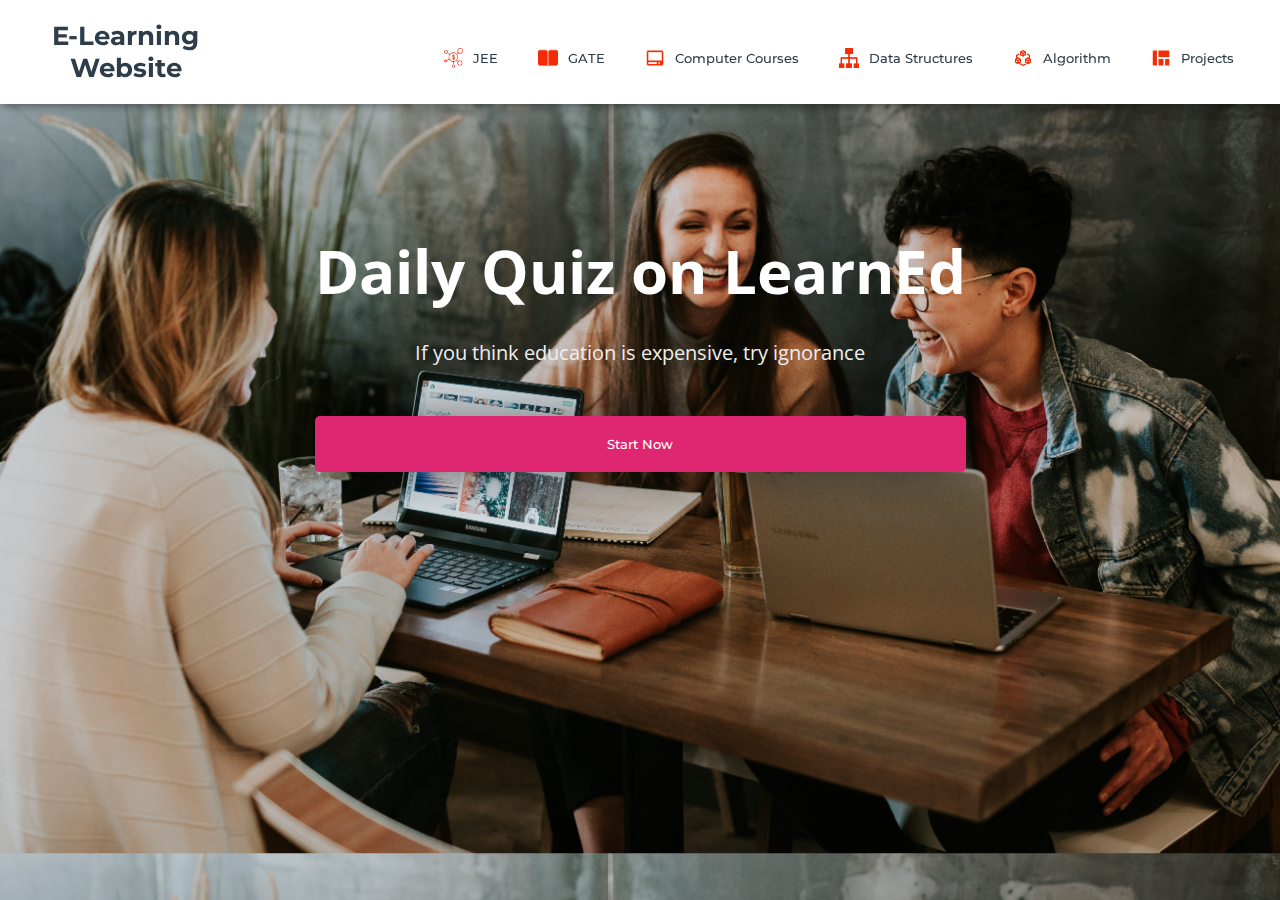
<file: E-Learning Website/subjects/quiz.html>
<!DOCTYPE html>
<html>
<head>
	<link rel="shortcut icon" type="png" href="">
	<title>Quiz on LearnEd</title>
	<link rel="stylesheet" type="text/css" href="quizStyle.css">
	<script type="text/javascript" src="../script.js"></script>
</head>
<body>
	
<!-- NAVIGATION -->
	<header>
		<div class="nav" id="nav">
			<div id="learned-logo">
			<a href="../index.html"><h1 style="width: 200px;">E-Learning Website</h1></a></div>
			<div class="switch-tab" id="switch-tab" onclick="switchTAB()"><img src="../images/icon/menu.png"></div>
			<ul id="list-switch">
				<li><a href="jee.html"><img src="../images/courses/d1.png" class="icon">JEE</a></li>
				<li><a href="gate.html"><img src="../images/courses/paper.png" class="icon">GATE</a></li>
				<li><a href="computer_courses.html"><img src="../images/courses/computer.png" class="icon">Computer Courses</a></li>
				<li><a href="computer_courses.html#data"><img src="../images/courses/data.png" class="icon">Data Structures</a></li>
				<li><a href="computer_courses.html#algo"><img src="../images/courses/algo.png" class="icon">Algorithm</a></li>
				<li><a href="computer_courses.html#projects"><img src="../images/courses/projects.png" class="icon">Projects</a></li>
			</ul>
			<div class="search" id="search-switch">
				<input type="search" placeholder="Search" class="srch"><button id="srchbtn"><img src="../images/icon/search.png"></button>
			</div>
		</div>
	</header>
	

<!-- MAIN Heading of Page -->
	<div class="title" id="title">
		<span>Daily Quiz on LearnEd</span>
		<div class="shortdesc"><br>
			<p>If you think education is expensive, try ignorance</p>
		</div>
		<button onclick="startquiz()">Start Now</button>
	</div>


<div class="panel" id="panel">
	
	<div class="left-side" id="left">
		<ul>
			<li onclick="quizt(1)">HOME</li>
			<li onclick="quizt(2)">JEE Mains</li>
			<li onclick="quizt(3)">JEE Advanced</li>
			<li onclick="quizt(4)">GATE</li>
			<li onclick="quizt(5)">C/C++</li>
			<li onclick="quizt(6)">Java</li>
			<li onclick="quizt(7)">Python</li>
			<li onclick="quizt(8)">JavaScript</li>
			<li onclick="quizt(9)">Data Structures</li>
			<li onclick="quizt(10)">Algorithm</li>
			<li onclick="quizt(11)">Interview Questions</li>
		</ul>
	</div>

	<div class="right-side" id="right">
		<div id="quiz-container">
			
			<div id="f1"><div class="quiz-frame main-frame"></div></div>

			<div id="f2"><iframe class="quiz-frame" src="https://docs.google.com/forms/d/e/1FAIpQLSe3hXLPuiQGqj1n3IeeAzM8YLNpgJIIk_zfteoEdWka4X3wxQ/viewform?embedded=true" frameborder="0" marginheight="0" marginwidth="0">Loading…</iframe></div>
			
			<div id="f3"><iframe class="quiz-frame" src="https://docs.google.com/forms/d/e/1FAIpQLSeVTLsd_AqZGpbIMnZRm20OKrjjiYSirWBjfCHpWtAsMQU--g/viewform?embedded=true" frameborder="0" marginheight="0" marginwidth="0">Loading…</iframe></div>
			
			<div id="f4"><iframe class="quiz-frame" src="https://docs.google.com/forms/d/e/1FAIpQLSdjSKZhQp5jqqR34zD_uWMtgXr18F9pdK6YqcafLSP6J7VZjw/viewform?embedded=true" frameborder="0" marginheight="0" marginwidth="0">Loading…</iframe></div>

			<div id="f5"><iframe class="quiz-frame" src="https://docs.google.com/forms/d/e/1FAIpQLSe1xs1-41MAbLN7KkXrJwtGdbl5ydxe_vX_nmFRjf6c0wtYkA/viewform?embedded=true"  frameborder="0" marginheight="0" marginwidth="0">Loading…</iframe></iframe></div>
			
			<div id="f6"><iframe class="quiz-frame" src="https://docs.google.com/forms/d/e/1FAIpQLSdHFDm_BakVxro_zJI78OF2OLJpXgDzzaAVMHD9hptWlXBSpA/viewform?embedded=true" frameborder="0" marginheight="0" marginwidth="0">Loading…</iframe></div>
			
			<div id="f7"><iframe class="quiz-frame" src="https://docs.google.com/forms/d/e/1FAIpQLSdgD7yFEJtqpkImDiLAaQ7w9VcsO688gr1V3Gl7FqwM5yXtWQ/viewform?embedded=true" frameborder="0" marginheight="0" marginwidth="0">Loading…</iframe></div>

			<div id="f8"><iframe class="quiz-frame" src="https://docs.google.com/forms/d/e/1FAIpQLSchDBnai_Aup7YFJQegg4z-qoB338p010VgZRxBYDT17xoRew/viewform?embedded=true" frameborder="0" marginheight="0" marginwidth="0">Loading…</iframe></div>

			<div id="f9"><iframe class="quiz-frame" src="https://docs.google.com/forms/d/e/1FAIpQLSfY5oIAz4R9Ty-LBpx7h4th6OJ0-RkrxIlLslRV4NjwwW8_uw/viewform?embedded=true" frameborder="0" marginheight="0" marginwidth="0">Loading…</iframe></div>
			
			<div id="f10"><iframe class="quiz-frame" src="https://docs.google.com/forms/d/e/1FAIpQLSflwS89sG7H98J9vFgFqJgsKaZ5gpq3yUlOiW3up7RQQ-qRnw/viewform?embedded=true" frameborder="0" marginheight="0" marginwidth="0">Loading…</iframe></div>

			<div id="f11"><iframe class="quiz-frame" src="https://docs.google.com/forms/d/e/1FAIpQLSe_aS8-CMNFdUzI1UE73zahC2bmMwJkmB6FJXPIeKbLIBqB4Q/viewform?embedded=true" frameborder="0" marginheiclass="quiz-frame" ght="0" marginwidth="0">Loading…</iframe></div>

		</div>
	</div>

</div>

	<script type="text/javascript" src="../script.js"></script>
</body>
</html>
</file>
<file: Music Player/style.css>
body {
    font-family: Arial, sans-serif;
    text-align: center;
    margin: 20px;
    background-color: #3498db;
    /* Set your initial background color */
    animation: changeBackgroundColor 10s infinite;
    /* Use an animation named "changeBackgroundColor" */
}

@keyframes changeBackgroundColor {
    0% {
        background-color: #3498db;
        /* Initial color */
    }

    50% {
        background-color: #e74c3c;
        /* Color at 50% of the animation duration */
    }

    100% {
        background-color: #2ecc71;
        /* Final color */
    }
}

h1 {
    font-size: 24px;
}

input[type="text"] {
    width: 60%;
    padding: 10px;
    font-size: 16px;
}

button {

    padding: 10px 20px;
    font-size: 16px;
}

.search-results {
    margin: auto;
    margin-top: 20px;
    width: 70%;
}

ul {
    list-style: none;
    padding: 0;
}

li {
    cursor: pointer;
    margin: 10px 0;
    font-weight: bold;
}

li:hover {
    color: #007bff;

}




/* Define a CSS class for the search result items */
.search-result {
    display: flex;
    align-items: center;
    padding: 10px;
    border: 1px solid #ccc;
    margin: 5px;
    background-color: #e9e9e9;
}

.search-result:hover {
    font-size: larger;
    box-shadow: rgb(38, 57, 77) 0px 20px 30px -10px;
}

/* Style the image within the search result */
.search-result img {
    max-width: 100px;
    height: auto;
    margin-right: 10px;
}

/* Style the track name text */
.search-result .responsive-text {
    font-size: 16px;
}

/* Define media queries for responsiveness */
@media (max-width: 768px) {
    .search-result {
        flex-direction: column;
    }

    .search-result img {
        margin-bottom: 10px;
    }
}
</file>
<file: Product Landing Page/css/styles.css>
* {
    margin: 0;
    padding: 0;
    box-sizing: border-box;
}

.carousel-open:checked+.carousel-item {
    position: static;
    opacity: 100;
}

.carousel-item {
    position: absolute;
    opacity: 0;
    -webkit-transition: opacity 0.6s ease-in-out;
    transition: opacity 0.6s ease-in-out;
}

.carousel-item img {
    display: block;
    height: auto;
    max-width: 100%;
}

.carousel-control {
    background: rgba(0, 0, 0, 0.28);
    border-radius: 50%;
    color: #fff;
    cursor: pointer;
    display: none;
    font-size: 40px;
    height: 40px;
    line-height: 35px;
    position: absolute;
    margin-left: -5rem;
    top: 50%;
    -webkit-transform: translate(0, -50%);
    cursor: pointer;
    -ms-transform: translate(0, -50%);
    transform: translate(0, -50%);
    text-align: center;
    width: 40px;
    z-index: 10;
}

.carousel-control.prev {
    left: 2%;
}

.carousel-control.next {
    right: 2%;
}

.carousel-control:hover {
    background: rgba(0, 0, 0, 0.8);
    color: #aaaaaa;
}

#carousel-1:checked~.control-1,
#carousel-2:checked~.control-2,
#carousel-3:checked~.control-3 {
    display: block;
}

.carousel-indicators {
    list-style: none;
    margin: 0;
    padding: 0;
    position: absolute;
    bottom: 8%;
    left: 0;
    right: 0;
    text-align: center;
    z-index: 10;
}

.carousel-indicators li {
    display: inline-block;
    margin: 0 5px;
}

.carousel-bullet {
    color: #fff;
    cursor: pointer;
    display: block;
    font-size: 35px;
}

.carousel-bullet:hover {
    color: #aaaaaa;
}

#carousel-1:checked~.control-1~.carousel-indicators li:nth-child(1) .carousel-bullet,
#carousel-2:checked~.control-2~.carousel-indicators li:nth-child(2) .carousel-bullet,
#carousel-3:checked~.control-3~.carousel-indicators li:nth-child(3) .carousel-bullet {
    color: #333;
}

html {
    font-family: 'Montserrat', sans-serif;
    font-size: 10px;
    color: #333;
}

header {
    width: 100%;
    height: 100vh;
    position: relative;
}

a {
    text-decoration: none;
    color: inherit;
}

.menu-toggle {
    width: 5rem;
    height: 5rem;
    position: absolute;
    top: 1rem;
    left: 1rem;
    align-items: center;
    justify-content: center;
    cursor: pointer;
    outline: none;
    display: none;
    z-index: 999;
}

.menu-toggle i,
.fa-times {
    font-size: 3.5rem;
}

.fa-times {
    display: none !important;
    cursor: pointer;
}

nav {
    position: relative;
    display: flex;
    justify-content: space-between;
    align-items: center;
    border-bottom: 1px solid rgba(0, 0, 0, .075);
    z-index: 1000;
}

.logo {
    width: 5rem;
    box-sizing: content-box;
    padding-left: 3rem;
}

.logo img {
    display: block;
    width: 100%;
}

nav ul {
    height: 8rem;
    list-style: none;
    display: flex;
    font-size: 1.6rem;
}

nav ul li {
    padding: 0 3rem;
    line-height: 8rem;
    transition: background-color .5s;
}

nav ul li:hover {
    background-color: rgba(0, 0, 0, 0.075)
}

.nav-right ul li {
    border-right: rgba(0, 0, 0, 0.075);
}

.nav-right ul li:nth-child(1) {
    border-left: 1px solid rgba(0, 0, 0, .075);
}

.nav-right ul li:last-child {
    border-right: none;
}

.nav-right i {
    margin-right: 1rem;
}

.nav-right i:first-child {
    margin-right: 0;
}

.main {
    position: absolute;
    display: flex;
    top: 0;
    left: 0;
    right: 0;
    bottom: 0;
}

.tone-1 {
    background-color: #f7f7f6;
    height: 100vh;
    flex: 1;
}

.tone-2 {
    background-color: #f9e2ba;
    height: 100vh;
    flex: 1;
    position: relative;
}

.tone-2 img {
    width: 100%;
    position: absolute;
    top: 50%;
    left: -15rem;
    transform: translateY(-50%);
}

.product-info {
    display: flex;
    width: 90%;
    height: 100%;
    margin: 0 auto;
    flex-direction: column;
    align-items: center;
    justify-content: center;
}

.product-info h1 {
    font-size: 5rem;
    font-family: 'Franklin Gothic Medium', 'Arial Narrow', Arial, sans-serif;
    letter-spacing: 3px;
    margin-right: -3px;
    font-weight: 100;
    margin-bottom: 1rem;
    text-align: center;
}

.product-info p {
    font-size: 1.8rem;
    margin-bottom: 4rem;
}

.product-info h2 {
    font-size: 2.5rem;
    margin-bottom: 5rem;
}

.btn {
    display: flex;
    padding: 2rem;
    color: #f7f7f6;
    font-size: 1.5rem;
    font-weight: 900;
    transition: all .5s;
}

.info-btns {
    display: flex;
}

.discover-btn {
    background-color: #a4a4a4;
}

.cart-btn {
    background-color: #141110;
}

.discover-btn:hover,
.cart-btn:hover {
    box-shadow: 3px 1rem 2rem rgba(0, 0, 0, .3);
    transform: translateY(-1rem);
}

@media screen and (max-width: 1200px) {

    nav ul li {
        padding: 0 2rem;
    }

    .tone-2 img {
        left: -8rem;
    }

    .product-info h1 {
        font-size: 3.5rem;
        margin-bottom: 2rem;
    }

    .product-info p {
        font-size: 1.5rem;
        margin-bottom: 2rem;
    }

    .product-info h2 {
        font-size: 2rem;
        margin-bottom: 2rem;
    }

    .btn {
        padding: 1.5rem;
        font-size: 1rem;
    }
}

@media screen and (max-width: 900px) {
    .logo {
        padding-left: 1.5rem;
    }

    nav ul {
        height: 5rem;
        font-size: 1.4rem;
    }

    nav ul li {
        padding: 0 1rem;
        line-height: 5rem;
    }

    .tone-2 img {
        left: -5rem;
    }
}


@media screen and (max-width: 600px) {

    .main {
        display: flex;
        flex-direction: column;
    }

    .product-info {
        align-content: unset;
        justify-content: unset;
    }

    .product-info h1 {
        margin-top: 10rem;
    }

    .tone-2 {
        all: unset;
    }

    .tone-2 img {
        width: 70%;
        margin-top: 20%;
        margin-left: 20%;
    }

    .carousel-control {
        background: rgba(0, 0, 0, 0.28);
        border-radius: 50%;
        color: #fff;
        cursor: pointer;
        display: none;
        font-size: 40px;
        height: 40px;
        line-height: 35px;
        position: absolute;
        margin: 0 1rem;
        top: 65%;
        -webkit-transform: translate(0, -50%);
        cursor: pointer;
        -ms-transform: translate(0, -50%);
        transform: translate(0, -50%);
        text-align: center;
        width: 40px;
        z-index: 10;
    }

    .tone-1 {
        height: 100vh;
    }

    .tone-2 img {
        left: -2.5rem;
    }

    .product-info p {
        font-size: 1.2rem;
    }

    .btn {
        padding: 1rem;
    }

    nav {
        display: flex;
        border-bottom: none;
        flex-direction: column;
        width: 25rem;
        height: 100vh;
        background-color: #f7f7f6;
        justify-content: space-evenly;
        transform: translateX(-25rem);
        transition: transform .5s;
    }

    nav ul {
        height: initial;
        display: block;
        font-size: 2rem;
        text-align: center
    }

    nav ul li {
        padding: 0;
        line-height: initial;
        margin-bottom: 2rem;
    }

    .logo {
        padding: 0;
    }

    .nav-right ul li,
    .nav-right ul li:nth-child(1) {
        border: none;
    }

    .menu-toggle {
        display: flex;
    }

    .fa-times {
        display: block !important;
        position: absolute;
        top: 2rem;
        right: 2rem;
    }

    .active {
        transform: translateX(0);
    }

    .overlay {
        position: absolute;
        width: 0;
        height: 100vh;
        background-color: rgba(0, 0, 0, .8);
        z-index: 998;
        opacity: 0;
        transition: opacity .5s;
    }

    .overlay.menu-open {
        width: 100%;
        opacity: 1;
    }
}


@media screen and (max-width: 400px) {
    .product-info {
        align-content: unset;
        justify-content: unset;
    }

    .product-info h1 {
        margin-top: 5rem;
    }

    .tone-2 {
        all: unset;
    }

    .tone-2 img {
        width: 70%;
        margin-top: 40%;
        margin-left: 20%;
    }

    .carousel-control {
        top: 75%;
    }

    .carousel-indicators {
        bottom: 5%;
    }
}
</file>
<file: Quiz App/style.css>
@import url('https://fonts.googleapis.com/css2?family=Stylish&display=swap');

* {
    margin: 0;
    padding: 0;
    box-sizing: border-box;
    font-weight: 300;
}

.main-div {
    width: 100vw;
    min-height: 100vh;

    font-family: 'Stylish', sans-serif;

}

.inner-div {
    width: 40vw;
    background-color: #fef7ff;
    padding: 3rem 8rem;
    border-radius: 1rem;
    box-shadow: 0 1rem 1rem -0.7rem rgb(80, 77, 77);
}

.inner-div h2 {
    font-size: 1.5rem;
    font-weight: 400;
    margin: 1rem 0 1.8rem 0;
}

.inner-div li {
    font-size: 1.5rem;
    margin: 1rem 1rem;
    list-style: none;
}

input {
    cursor: pointer;
}

#submit,
.btn {
    padding: 1rem 3rem;
    outline: none;
    font-size: 1.5rem;
    font-weight: 400;
    display: block;
    margin: auto;
    color: white;
    background-color: #986576;
    border: none;
    border-radius: 0.5rem;
    margin-top: 2rem;
}

#submit:hover {
    background-color: #9089e7;
    color: white;
}

#showScore {
    background-color: rgba(209, 207, 207, 0.21);
    margin-top: 2rem;
    border-radius: 1rem;
    padding: 3rem 4rem;
    justify-content: center;
    box-shadow: 0 1rem 1rem -0.7rem rgb(80, 77, 77);
}

.scoreArea {
    display: none;
}

#showScore .btn {
    margin-top: 1rem;
    font-size: 1rem;
    justify-content: center;
    color: rgb(255, 255, 255);
    background-color: #986576;
}

#showScore .btn:hover {
    background-color: #9089e7;
    color: rgb(255, 255, 255);
}

.end {
    position: center;
    color: white;
    bottom: 35px;
    font-size: 14px;
    margin-top: 10px;
}



/* Reset default margin and padding */
* {
    margin: 0;
    padding: 0;
    box-sizing: border-box;
}

body {
    font-family: 'Stylish', sans-serif;
    background-color: #3498db;
    /* Set your initial background color */
    animation: changeBackgroundColor 10s infinite;
    /* Use an animation named "changeBackgroundColor" */
}

@keyframes changeBackgroundColor {
    0% {
        background-color: #3498db;
        /* Initial color */
    }

    50% {
        background-color: #e74c3c;
        /* Color at 50% of the animation duration */
    }

    100% {
        background-color: #2ecc71;
        /* Final color */
    }
}


h1 {
    padding-top: 20px;
    text-align: center;
    font-weight: bold;
    font-size: 50px;
}

.main-div {
    display: flex;
    align-items: center;
    justify-content: center;
    min-height: 100vh;
}

.inner-div {
    background-color: rgba(255, 255, 255, 0.9);
    padding: 2rem;
    border-radius: 1rem;
    box-shadow: rgba(0, 0, 0, 0.16) 0px 1px 4px, rgb(51, 51, 51) 0px 0px 0px 3px;
    width: 80%;
    max-width: 500px;
}

.question {
    font-size: 1.5rem;
    font-weight: 400;
    margin-bottom: 1.5rem;
}

.answer {
    font-size: 1.2rem;
    margin-bottom: 1rem;
}

input[type="radio"] {
    margin-right: 1rem;
}

#submit {
    padding: 1rem 3rem;
    outline: none;
    font-size: 1.5rem;
    font-weight: 400;
    display: block;
    margin: auto;
    color: white;
    background-color: #986576;
    border: none;
    border-radius: 0.5rem;
    margin-top: 2rem;
    cursor: pointer;
}

#submit:hover {
    background-color: #9089e7;
}

#showScore {
    background-color: rgba(209, 207, 207, 0.21);
    margin-top: 2rem;
    border-radius: 1rem;
    padding: 2rem;
    box-shadow: 0 1rem 1rem -0.7rem rgb(80, 77, 77);
}

#showScore .btn {
    margin-top: 1rem;
    font-size: 1rem;
    justify-content: center;
    color: rgb(255, 255, 255);
    background-color: #986576;
    cursor: pointer;
}

#showScore .btn:hover {
    background-color: #9089e7;
}

.end {
    text-align: center;
    color: white;
    font-size: 14px;
    margin-top: 10px;
}
</file>
<file: E-Learning Website/loginStyle.css>
* {
	margin: 0;
	padding: 0;
	font-family: sans-serif;
}

body {
	background-image: linear-gradient(rgba(0,0,0,0),rgba(0,0,0,0.5)),url("images/extra/backwallpaper.jpg");
	background-size: cover;
	background-attachment: fixed;
	display: flex;
	justify-content: center;
}
.logo {
	display: flex;
	justify-content: center;
}
.logo img {
	width: 100px;
}
.form-box
{
	width: 380px;
	height: 500px;
	position: relative;
	margin: 6% auto;
	background: #fff8;
	padding: 5px;
	border-radius: 5px;
	overflow: hidden;
	box-shadow: 0px 0px 100px rgba(0,0,0,0.4);
}

.button-box
{
	width: 220px;
	margin: 35px auto;
	position: relative;
	box-shadow: 0 0 20px 9px rgba(0,0,0,.1);
	border-radius: 30px;
}

.toggle-btn
{
	padding: 10px 30px;
	cursor: pointer;
	background: transparent;
	position: relative;
	border: 0;
	outline: none;
}

#btn
{
	top: 0;
	left: 0;
	position: absolute;
	width: 110px;
	height: 100%;
	background: linear-gradient(to right, #FA4B37, #DF2771);
	border-radius: 30px;
	transition: 0.5s;
}
.social-icons
{
	margin: 30px auto;
	text-align: center;
}
.social-icons img
{
	width: 30px;
	margin: 0 7px;
	cursor: pointer;
	opacity: 0.85;
}

.input-group
{
	top: 180px;
	position: absolute;
	width: 280px;
	transition: .5s;
	font-size: 13px;
	color: #010101;
}
.inp {
	border-bottom: 1px solid rgba(0,0,0,0.4);
	justify-content: center;
}
.inp img{
	width: 20px;
	padding-right: 10px;
}
.input-field
{
	width: 100%;
	padding: 10px 0;
	margin: 5px 0;
	border-left: 0;
	border-right: 0;
	border-top: 0;
	border-bottom: 1px solid rgba(0,0,0,0.4);
	outline: none;
	background: transparent;
	color: rgba(0,0,0);
}
::placeholder { /* Chrome, Firefox, Opera, Safari 10.1+ */
	color: rgba(0,0,0,0.7);
	/*opacity: 1;  Firefox */
}
#register .input-field {
	color: rgba(0,0,0,0.8);
}
.submit-btn
{
	width: 85%;
	padding: 10px 30px;
	cursor: pointer;
	display: block;
	margin: auto;
	background: linear-gradient(to right, #FA4B37, #DF2771);
	color: #fff;
	border: 0;
	outline: none;
	border-radius: 30px;
}

.reg-btn {
	background: lightgray;
}
.check-box
{
	cursor: pointer;
	margin: 30px 10px 30px 0;
}

.instead {
	margin-top: 10px;
}
.instead h3 {
    overflow: hidden;
    text-align: center;
    color: rgba(0,0,0,0.6);
}
.instead h3:before,
.instead h3:after {
    background-color: rgba(0,0,0,0.5);
    content: "";
    display: inline-block;
    height: 1px;
    position: relative;
    vertical-align: middle;
    width: 50%;
}
.instead h3:before {
    right: 0.5em;
    margin-left: -50%;
}
.instead h3:after {
    left: 0.5em;
    margin-right: -50%;
}
span
{
	color: rgba(0,0,0,0.8);
	font-size: 12px;
}

#login
{
	left: 50px;
}
#register
{
	left: 450px;
}

.other {
	display: grid;
	justify-content: center;
	margin-top: 250px;
}

.connect {
	display: flex;
	margin: 10px;
	padding: 0px 30px;
	align-items: center;
	text-align: center;
	justify-content: center;
	border: 1px solid lightgray;
	cursor: pointer;
	outline: none;
	/*border-radius: 10px;*/
	background: #fff3;
}
.connect:hover {
	background: #fff8;
}
.connect img {
	padding: 5px;
	width: 25px;
}
.connect span {
	padding: 10px;
	font-size: 15px;
}
</file>
<file: E-Learning Website/subjects/subjects.css>
@import url('https://fonts.googleapis.com/css?family=Montserrat:500&display=swap');
@import url('https://fonts.googleapis.com/css?family=Dancing+Script&display=swap');
@import url('https://fonts.googleapis.com/css?family=Open+Sans&display=swap');

* {
	box-sizing: border-box;
	margin: 0;
	padding: 0;
}
html {
	scroll-behavior: smooth;
}
body {
	background: #FFF;
	font-family: 'Open Sans', sans-serif;
}

/*SCROLLBAR Styling*/
::-webkit-scrollbar {
  width: 5px;
}
::-webkit-scrollbar-thumb {
  background: #FA4B37;
  border-radius: 5px;
}
::-webkit-scrollbar-thumb:hover {
  background: #DF2771; 
}

/*NAVIGATION BAR*/
.nav
{
	width: 100%;
	background-color: #fff;
	display: flex;
	flex-wrap: wrap;
	justify-content: space-between;
	align-items: center;
	padding: 20px 2%;
	position: fixed;
	top: 0px;
	z-index: 10;
	box-shadow: 1px 1px 10px rgba(0,0,0,0.5);
}

.nav li, a, button
{
	float: left;
	font-family: "Montserrat", sans-serif;
	font-weight: 500;
	font-size: 13px;
	color: #2E3D49;
	display: block;
	text-decoration: none;
	text-align: center;
}

.nav ul li img {
	width: 20px;
	margin-right: 10px;
	transform: translateY(5px);
	padding-top: 5px;
}

.nav ul li 
{
	list-style: none;
	display: inline-block;
	padding: 0px 20px;
}

.nav ul li a
{
	transition: all 0.3s ease 0s;
}

.nav ul li a:hover
{
	color: #FA4B37;
}

.nav button
{
	padding: 9px 25px;
	background: linear-gradient(to right, #FA4B37, #DF2771);
	color: #fff;
	border: none;
	border-radius: 5px;
	cursor: pointer;
	outline: none;
	transition: all 0.3s ease 0s;
}
#srchbtn {
	padding: 9px 20px;
}
#srchbtn img {
	width: 15px;
	filter: brightness(100);
}
.nav button:hover
{
	opacity: .9;
}
.nav .search
{
	float: right;
}
.nav .search .srch
{
	font-size: 13px;
	width: 300px;
	border: none;
	outline: none;
	border-bottom: 2px solid #FA4B37;
	padding: 9px;
}
.nav .search button
{
	margin-right: 5px;
	float: right;
	margin-left: 10px;
}
.nav .switch-tab {
	cursor: pointer;
	visibility: hidden;
}
.nav .switch-tab img {
	width: 20px;
}
.nav .check-box {
	cursor: pointer;
	visibility: hidden;
}

/*TITLE*/
.title {
	margin-top: 150px;
	margin-left: 100px;
}
.title span{
	font-weight: 700;
	font-family: 'Open Sans', sans-serif;
	font-size: 60px;
	color: #2E3D49;
}
.title .shortdesc {
	padding: 10px;
	font-family: 'Open Sans', sans-serif;
	font-size: 20px;
	color: #2E3D49;
	margin-bottom: 50px;
}

/*Quick Links*/
.course {
	display: grid;
	justify-content: center;
}

.cbox {
	display: inline-flex;
	flex-wrap: wrap;
	justify-content: center;
}
.cbox .det {
	height: 60px;
	margin: 10px;
	background: #fff;
	cursor: pointer;
	border-radius: 50px;
}
.cbox .det a{
	justify-content: space-around;
	width: 100%;
	padding: 20px;
	border-radius: 50px;
	border: 1px solid #FA4B37;
	font-size: 15px;
	color: #272529;
	font-family: cursive;
	text-decoration: none;
}

.cbox .det a:hover{
	background: linear-gradient(to right, #FA4B37, #DF2771);
	color: white;
}

.inbt {
	padding: 10px;
	font-family: 'Open Sans', sans-serif;
	font-size: 30px;
	color: #2E3D49;
	margin: 100px;
	margin-bottom: 50px;
}

/*COURSES AVAILABLE*/
.ccard {
	display: flex;
	flex-wrap: wrap;
	justify-content: center;
	align-items: center;
}
.ccardbox {
	display: flex;
	flex-wrap: wrap;
	justify-content: center;
}

.dcard {
	margin: 10px;
	width: 300px;
	height: 200px;
	background: linear-gradient(to right, #FA4B37, #DF2771);
	border-radius: 10px;
	box-shadow: 0 0 20px rgba(0,0,0,0.4);
}

.dcard .fpart {
	width: inherit;
	height: 150px;
	color: #000;
	text-align: left;
	overflow: hidden;
}
.dcard .fpart img {
	width: 100%;
	height: 100%;
}

.dcard .spart {
	padding: 10px;
	padding-right: 0px;
	color: #fff;
	text-align: left;
	cursor: pointer;
}
.dcard .spart img {
	width: 20px;
	margin-left: 170px;
	cursor: pointer;
	/* transform: rotate(180deg); */
}

.dcard:hover .fpart img{
	transition: .8s ease;
	transform: scale(1.2);
}

/*Small Titles for  Topics*/
.title2 {
	position: relative;
	padding-top: 150px;
	margin-left: 100px;
}
.title2 span{
	font-weight: 700;
	font-family: 'Open Sans', sans-serif;
	font-size: 30px;
	color: #2E3D49;
}
.title2 .shortdesc2 {
	padding: 10px;
	font-family: 'Open Sans', sans-serif;
	font-size: 15px;
	color: #2E3D49;
	margin-bottom: 10px;
}

/*Videos Section*/
.ccardbox2 {
	display: flex;
	justify-content: center;
	flex-wrap: wrap;
}

.dcard2 {
	margin: 20px;
	width: 300px;
	height: 160px;
	background: linear-gradient(to right, #FA4B37, #DF2771);
	border-radius: 10px;
}
.dcard2:hover .fpart2 img {
	display: none;
}
.dcard2 .fpart2 { 
	width: inherit;
	height: 180px;
	background: #000;
	color: #000;
	text-align: left;
	border-top-right-radius: 100px;
	transform: translateY(-19px);
	box-shadow: 0 0 20px rgba(0,0,0,0.4);
	overflow: hidden;
}
.dcard2 .tag {
	position: relative;
	margin-left: 270px;
	top: 10px;
	color: #fff;
}
.dcard2 .fpart2 img {
	width: 100%;
	height: 100%;
}
.fpart2 iframe {
	height: inherit;
	width: inherit;
}

/*Watch Full Playlist*/
.click-me {
	justify-content: center;
	display: flex;
}
.click-me a {
	color: #DF2771;
	text-decoration: none;
	transition-duration: .5s;
	padding: 10px;
}
.click-me a:hover {
	background: #DF2771;
	color: #fff;
}

/*PROJECTS*/
.project-panel {
	/*background: #000;*/
	display: flex;
	flex-wrap: wrap;
	align-items: center;
	justify-content: center;
}
.project-card {
	width: 250px;
	/*height: 220px;*/
	background: #fff;
	margin-right: 10px;
	margin-bottom: 10px;
	border-radius: 5px;
	cursor: pointer;
	box-shadow: 2px 2px 10px rgba(0,0,0,0.3);
}
.project-card img {
	width: inherit;
	/*height: 140px;*/
}
.project-card:hover {
	transform: scale(1.2);
	transition: .5s ease;
}
.project-card:hover .download a{
	visibility: visible;
}
.project-card .info {
	padding: 10px;
}
.project-card .info h4 {
	color: #2E3D49;
}
.project-card .info p {
	font-size: 12px;
}
.download {
	margin-top: 10px;
	display: flex;
	justify-content: center;
}
.download a{
	padding: 5px 10px;
	color: #DF2771;
	font-size: .8em;
	visibility: hidden;
}
.download:hover a{
	transition: .5s ease;
	background: #DF2771;
	color: #fff;
}


/*Sample Papers*/

.sample {
	display: flex;
	align-items: center;
	flex-wrap: wrap;
	justify-content: space-around;
}
.lastSample {
	margin-bottom: 100px;
}
.sample ul {
	margin: 20px;
}

.sample ul li{
	padding: 28px;
	list-style: none;
}

.sample ul li a {
	color: #FA4B37;
	width: 300px;
	font-size: 20px;
}

/*Footer*/

footer {
	color: #E5E8EF;
	background: #000D;
	padding: 50px 0; 
}

footer .footer-container {
	max-width: 1300px;
	margin: auto;
	padding: 0 20px;
	display: flex;
	justify-content: space-between;
	align-items: center;
	flex-wrap: wrap-reverse;
}

footer .social-media img{
	width: 22px;
}

footer .logo {
	width: 180px;
	color: #fff;
	font-family: 'Montserrat', cursive;
}
footer .social-media{
	margin: 20px 0;
}

footer .social-media a{
	color: #001a21;
	margin-right: 10px;
	font-size: 22px;
	text-decoration: none;
}

footer .right-col h1{
	font-size: 26px;
}
footer .border{
	width: 100px;
	height: 4px;
	background: linear-gradient(to right, #FA4B37, #DF2771);
	margin: 2px;
}

footer .newsletter-form {
	display: flex;
	justify-content: center;
	align-items: center;
	flex-wrap: wrap;
}
footer input::placeholder {
  color: white !important;
}
footer .txtb {
	flex: 1;
	padding: 18px 40px;
	font-size: 16px;
	background: #343A40;
	border: none;
	font-weight: 700;
	outline: none;
	border-radius: 5px;
	min-width: 260px;
	margin-top: 20px;
	color: white;
}

footer .btn {
	margin-top: 20px;
	padding: 18px 40px;
	font-size: 16px;
	color: #f1f1f1;
	background: linear-gradient(to right, #FA4B37, #DF2771);
	border: none;
	font-weight: 700;
	outline: none;
	border-radius: 5px;
	margin-left: 20px;
	cursor: pointer;
	transition: opacity .3s linear;	
}

footer .btn:hover {
	opacity: .7;
}


/*For Responsive Website*/
@media screen and (max-width: 960px) {
	.footer-container {
		max-width: 600px;
	}
	.right-col {
		width: 100%;
		margin-bottom: 60px;
	}
	.left-col {
		width: 100%;
		text-align: center;
	}
	.social-media {
		display: flex;
		justify-content: center;
	}
}

@media screen and (max-width: 700px) {
	footer .btn{
		margin: 0;
		width: 100%;
		margin-top: 20px;
	}
}
@media screen and (max-width: 1366px) {
	.search {
		display: none;
		margin-bottom: 10px;
	}
}

@media screen and (max-width: 1000px) {
	.nav ul, .nav .search {
		display: none;
	}
	.nav #learned-logo {
		transition: 1s ease;
		margin-left: 40%;
		transform: scale(1.5);
	}
	.nav ul li{
		width: 100%;
		margin-bottom: 5px;
	}
	.nav .switch-tab {
		visibility: visible;
	}
	.nav .check-box {
		visibility: visible;
	}
	.search {
		visibility: visible;
		margin: 30px;
		margin-top: 0px;
	}
}
</file>
<file: E-Learning Website/subjects/quizStyle.css>
@import url('https://fonts.googleapis.com/css?family=Montserrat:500&display=swap');
@import url('https://fonts.googleapis.com/css?family=Dancing+Script&display=swap');
@import url('https://fonts.googleapis.com/css?family=Open+Sans&display=swap');

* {
	box-sizing: border-box;
	margin: 0;
	padding: 0;
}
html {
	scroll-behavior: smooth;
}
body {
	background: url(../images/extra/b1.jpg);
	background-size: cover;
	font-family: 'Open Sans', sans-serif;
}

/*Styling SCROLLBAR*/
::-webkit-scrollbar {
  width: 5px;
}
::-webkit-scrollbar-thumb {
  background: #FA4B37;
  border-radius: 5px;
}
::-webkit-scrollbar-thumb:hover {
  background: #DF2771; 
}

/*NAVIGATION BAR*/
.nav
{
	width: 100%;
	background-color: #fff;
	display: flex;
	flex-wrap: wrap;
	justify-content: space-between;
	align-items: center;
	padding: 20px 2%;
	position: fixed;
	top: 0px;
	z-index: 10;
	box-shadow: 1px 1px 10px rgba(0,0,0,0.5);
}

.nav li, a, button
{
	float: left;
	font-family: "Montserrat", sans-serif;
	font-weight: 500;
	font-size: 13px;
	color: #2E3D49;
	display: block;
	text-decoration: none;
	text-align: center;
}

.nav ul li img {
	width: 20px;
	margin-right: 10px;
	transform: translateY(5px);
	padding-top: 5px;
}

.nav ul li 
{
	list-style: none;
	display: inline-block;
	padding: 0px 20px;
}

.nav ul li a
{
	transition: all 0.3s ease 0s;
}

.nav ul li a:hover
{
	color: #FA4B37;
}

.nav button
{
	padding: 9px 25px;
	background: linear-gradient(to right, #FA4B37, #DF2771);
	color: #fff;
	border: none;
	border-radius: 5px;
	cursor: pointer;
	outline: none;
	transition: all 0.3s ease 0s;
}
#srchbtn {
	padding: 9px 20px;
}
#srchbtn img {
	width: 15px;
	filter: brightness(100);
}

.nav button:hover
{
	opacity: .9;
}
.nav .search
{
	float: right;
}
.nav .search .srch
{
	font-size: 13px;
	width: 300px;
	border: none;
	outline: none;
	border-bottom: 2px solid #FA4B37;
	padding: 9px;
}

.nav .search button
{
	margin-right: 5px;
	float: right;
	margin-left: 10px;
}
.nav .switch-tab {
	cursor: pointer;
	visibility: hidden;
}
.nav .switch-tab img {
	width: 20px;
}
.nav .check-box {
	cursor: pointer;
	visibility: hidden;
}

/*TITLE*/
.title {
	margin-top: 18%;
	display: grid;
	justify-content: center;
	align-items: center;
}
.title span{
	font-weight: 700;
	font-family: 'Open Sans', sans-serif;
	font-size: 60px;
	/*color: #2E3D49;*/
	color: #fff;
}
.title .shortdesc {
	font-family: 'Open Sans', sans-serif;
	font-size: 20px;
	color: #efefef;
	margin-bottom: 50px;
	text-align: center;
	/*display: none;*/
}

.title button {
	padding: 20px 2%;
	border: none;
	border-radius: 5px;
	color: #fff;
	background: #DF2771;
	outline: none;
	cursor: pointer;
	box-shadow: 0 0 50px rgba(0,0,0,0.5);
}
.title button:hover {
	box-shadow: 0 0 10px rgba(0,0,0,0.3);
}

/*PANEL*/
.panel {
	display: none;
	width: 100%;
	height: 100vh;
	position: fixed;
}
/*Different Topics Container*/
.left-side {
	background: #FFF;
	height: 100%;
	width: 25%;
	display: flex;
	justify-content: center;
	box-shadow: inset 0 0 20px rgba(0,0,0,0.7),
					0 0 30px rgba(0,0,0,0.5);
}

/*Google Form Container*/
.right-side {
	background: #fff;
	height: 100%;
	width: 75%;
}
.left-side ul {
	margin: 50px;
	margin-top: 150px;
}
.left-side li {
	list-style-type: none;
	cursor: pointer;
	color: #FA4B37;
	font-weight: 700;
	font-size: 1.2em;
	margin-bottom: 20px;
}
.left-side li:hover {
	color: #000;
	font-size: 1.5em;
	font-weight: 900;
	transition: .3s ease-in-out;
}

#quiz-container {
	margin-top: 80px;
	width: 100%;
	height: 100%;
}

.quiz-frame {
	width: 100%;
	height: 95vh;
	border: none;
}
.main-frame {
	background: url(../images/extra/quiz.jpg);
	background-size: cover;
	background-position: center;
}
.main-frame p {
	font-size: 5em;
	font-weight: 900;
	color: #2E3D49;
}


/*For Responsive Website*/
@media screen and (max-width: 1366px) {
	.search {
		display: none;
		margin-bottom: 10px;
	}
}

@media screen and (max-width: 1000px) {
	.nav ul, .nav .search {
		display: none;
	}
	.nav #learned-logo {
		transition: 1s ease;
		margin-left: 40%;
		transform: scale(1.5);
	}
	.nav ul li{
		width: 100%;
		margin-bottom: 5px;
	}
	.nav .switch-tab {
		visibility: visible;
	}
	.nav .check-box {
		visibility: visible;
	}
	.search {
		visibility: visible;
		margin: 30px;
		margin-top: 0px;
	}
}
</file>
